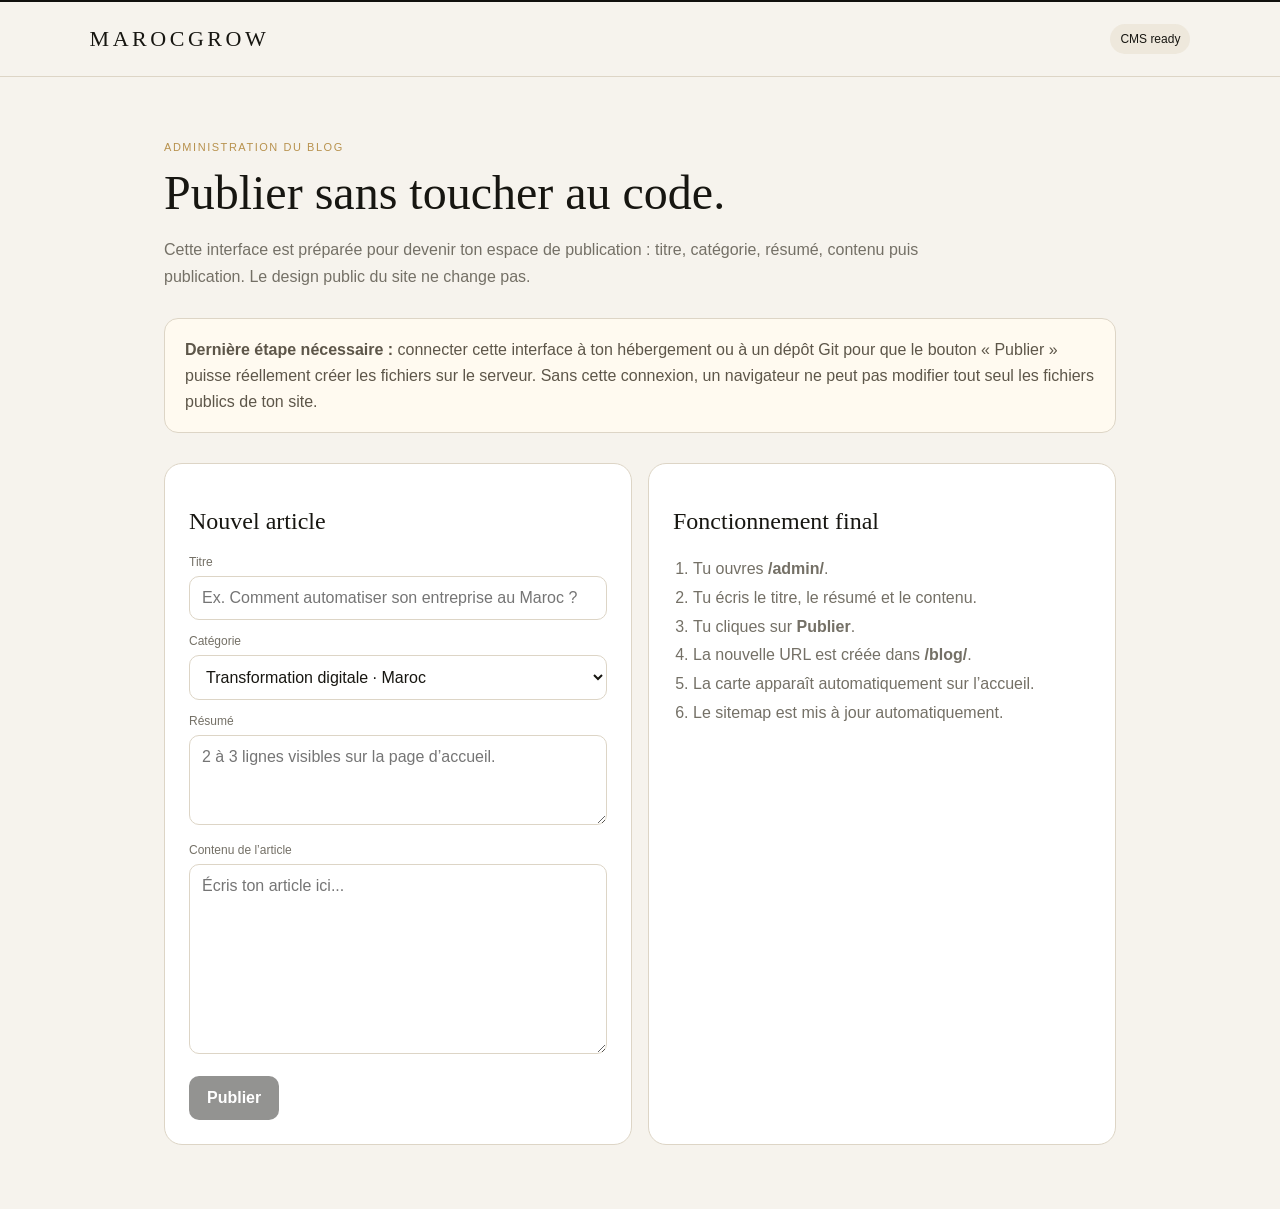
<file: admin/index.html>
<!DOCTYPE html>
<html lang="fr-MA">
<head>
  <meta charset="UTF-8">
  <meta name="viewport" content="width=device-width, initial-scale=1.0">
  <meta name="robots" content="noindex,nofollow">
  <title>MarocGrow — Gestion du blog</title>
  <style>
    :root{
      --bg:#f6f3ed;--card:#fff;--text:#171611;--muted:#747066;--gold:#b8924e;
      --border:#ddd5c6;--black:#11100d;
    }
    *{box-sizing:border-box}
    body{margin:0;background:var(--bg);font-family:Inter,Arial,sans-serif;color:var(--text)}
    .top{padding:22px 7%;border-top:2px solid var(--black);border-bottom:1px solid var(--border);
      display:flex;justify-content:space-between;align-items:center;background:rgba(246,243,237,.98);
      position:sticky;top:0}
    .brand{font-family:Georgia,serif;letter-spacing:.16em;font-size:22px}
    .wrap{max-width:1000px;margin:0 auto;padding:64px 24px}
    .eyebrow{text-transform:uppercase;letter-spacing:.14em;font-size:11px;color:var(--gold)}
    h1{font-family:Georgia,serif;font-size:48px;font-weight:400;margin:12px 0 12px}
    .lead{color:var(--muted);line-height:1.7;max-width:760px}
    .notice{margin:28px 0;padding:18px 20px;border:1px solid var(--border);background:#fffaf0;border-radius:14px;
      color:#5d5649;line-height:1.6}
    .grid{display:grid;grid-template-columns:1fr 1fr;gap:16px;margin-top:30px}
    .card{background:var(--card);border:1px solid var(--border);border-radius:18px;padding:24px}
    label{display:block;font-size:12px;margin:14px 0 7px;color:var(--muted)}
    input,textarea,select{width:100%;border:1px solid var(--border);border-radius:10px;padding:12px;
      font:inherit;background:#fff;color:var(--text)}
    textarea{min-height:190px;resize:vertical}
    button{margin-top:18px;border:0;border-radius:10px;background:var(--black);color:#fff;padding:13px 18px;
      font:inherit;font-weight:600;cursor:pointer}
    button[disabled]{opacity:.45;cursor:not-allowed}
    .steps{margin:0;padding-left:20px;color:var(--muted);line-height:1.8}
    .status{font-size:12px;padding:8px 10px;border-radius:999px;background:#eee8dc;display:inline-block}
    @media(max-width:760px){.grid{grid-template-columns:1fr}h1{font-size:38px}}
  </style>
</head>
<body>
  <div class="top">
    <div class="brand">MAROCGROW</div>
    <span class="status">CMS ready</span>
  </div>

  <main class="wrap">
    <div class="eyebrow">Administration du blog</div>
    <h1>Publier sans toucher au code.</h1>
    <p class="lead">
      Cette interface est préparée pour devenir ton espace de publication : titre, catégorie,
      résumé, contenu puis publication. Le design public du site ne change pas.
    </p>

    <div class="notice">
      <strong>Dernière étape nécessaire :</strong> connecter cette interface à ton hébergement
      ou à un dépôt Git pour que le bouton « Publier » puisse réellement créer les fichiers
      sur le serveur. Sans cette connexion, un navigateur ne peut pas modifier tout seul
      les fichiers publics de ton site.
    </div>

    <div class="grid">
      <section class="card">
        <h2 style="font-family:Georgia,serif;font-weight:400">Nouvel article</h2>
        <label for="title">Titre</label>
        <input id="title" placeholder="Ex. Comment automatiser son entreprise au Maroc ?">

        <label for="category">Catégorie</label>
        <select id="category">
          <option>Transformation digitale · Maroc</option>
          <option>Automatisation · PME · Maroc</option>
          <option>SEO · GEO · AEO · Maroc</option>
          <option>Personal Branding · Maroc</option>
          <option>Entrepreneuriat féminin · Maroc</option>
        </select>

        <label for="excerpt">Résumé</label>
        <textarea id="excerpt" style="min-height:90px" placeholder="2 à 3 lignes visibles sur la page d’accueil."></textarea>

        <label for="content">Contenu de l’article</label>
        <textarea id="content" placeholder="Écris ton article ici..."></textarea>

        <button disabled title="À activer après connexion au backend">Publier</button>
      </section>

      <aside class="card">
        <h2 style="font-family:Georgia,serif;font-weight:400">Fonctionnement final</h2>
        <ol class="steps">
          <li>Tu ouvres <strong>/admin/</strong>.</li>
          <li>Tu écris le titre, le résumé et le contenu.</li>
          <li>Tu cliques sur <strong>Publier</strong>.</li>
          <li>La nouvelle URL est créée dans <strong>/blog/</strong>.</li>
          <li>La carte apparaît automatiquement sur l’accueil.</li>
          <li>Le sitemap est mis à jour automatiquement.</li>
        </ol>
      </aside>
    </div>
  </main>
</body>
</html>
</file>
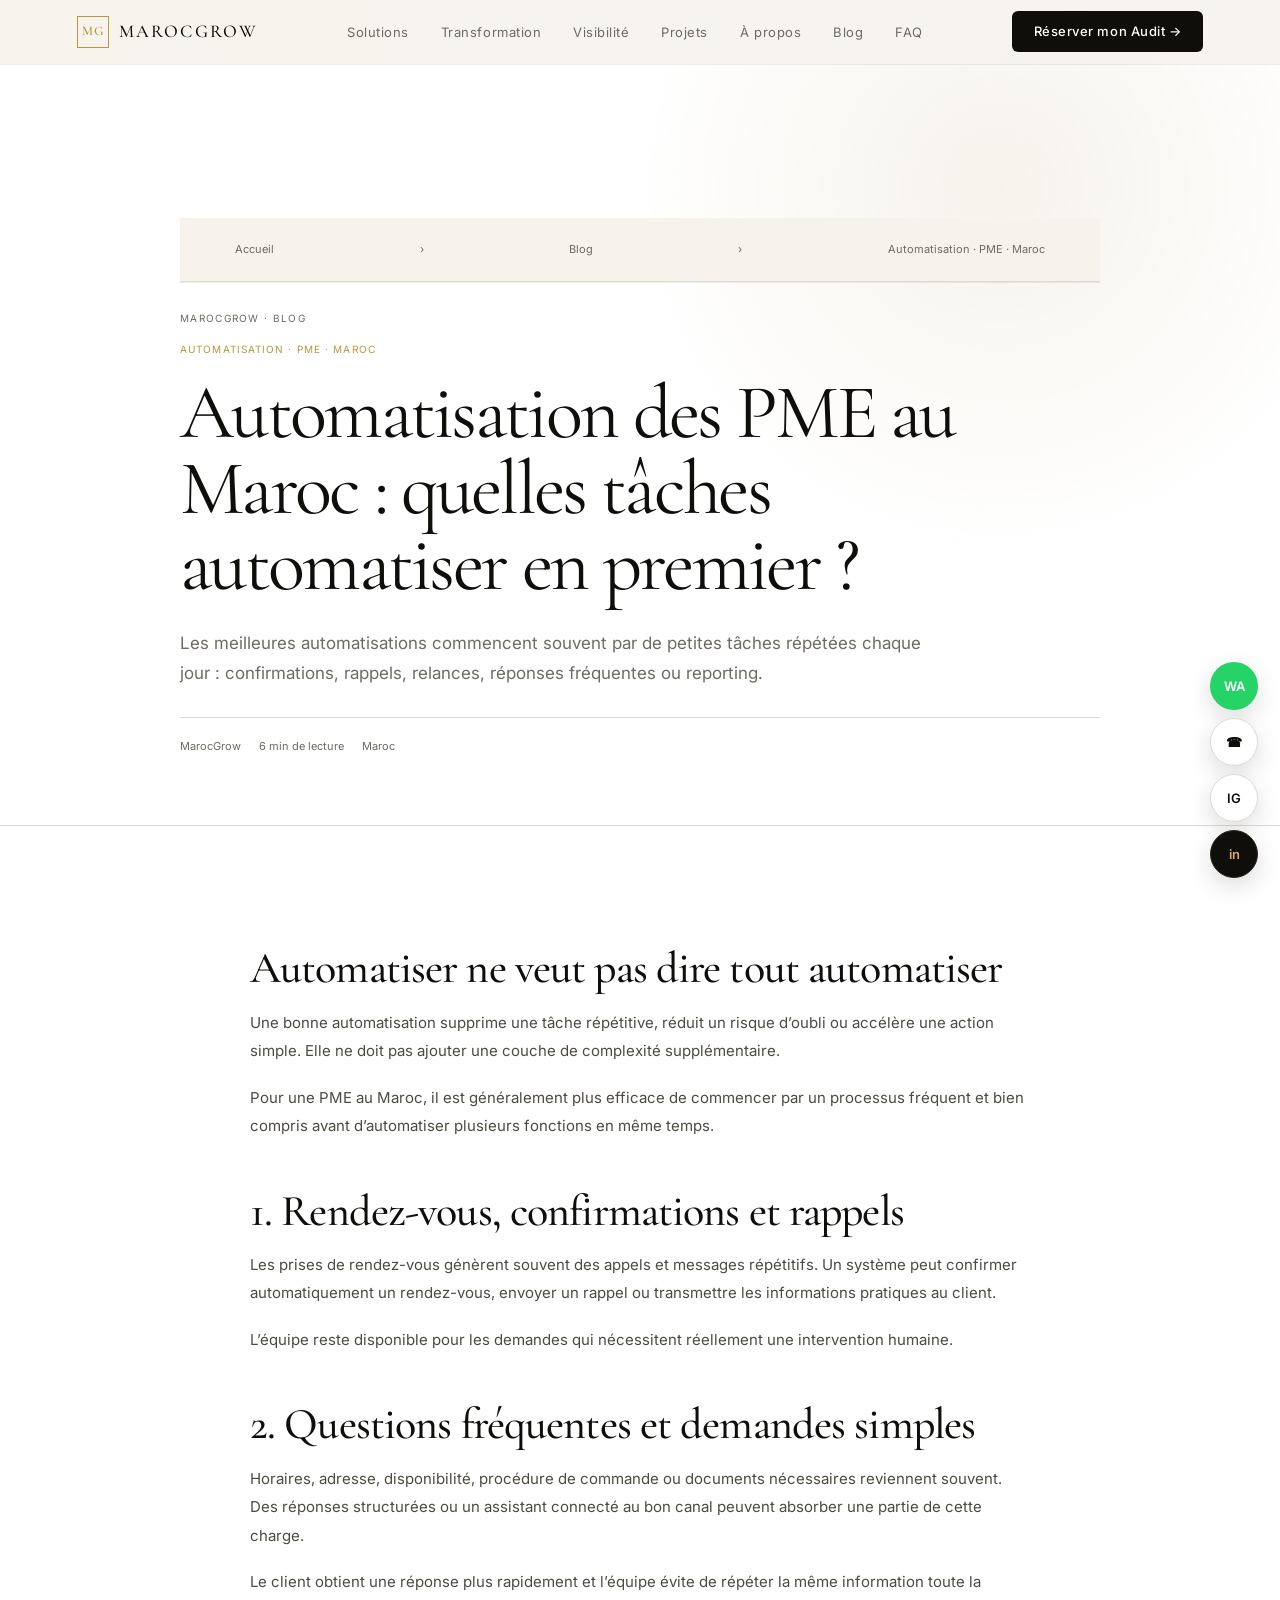
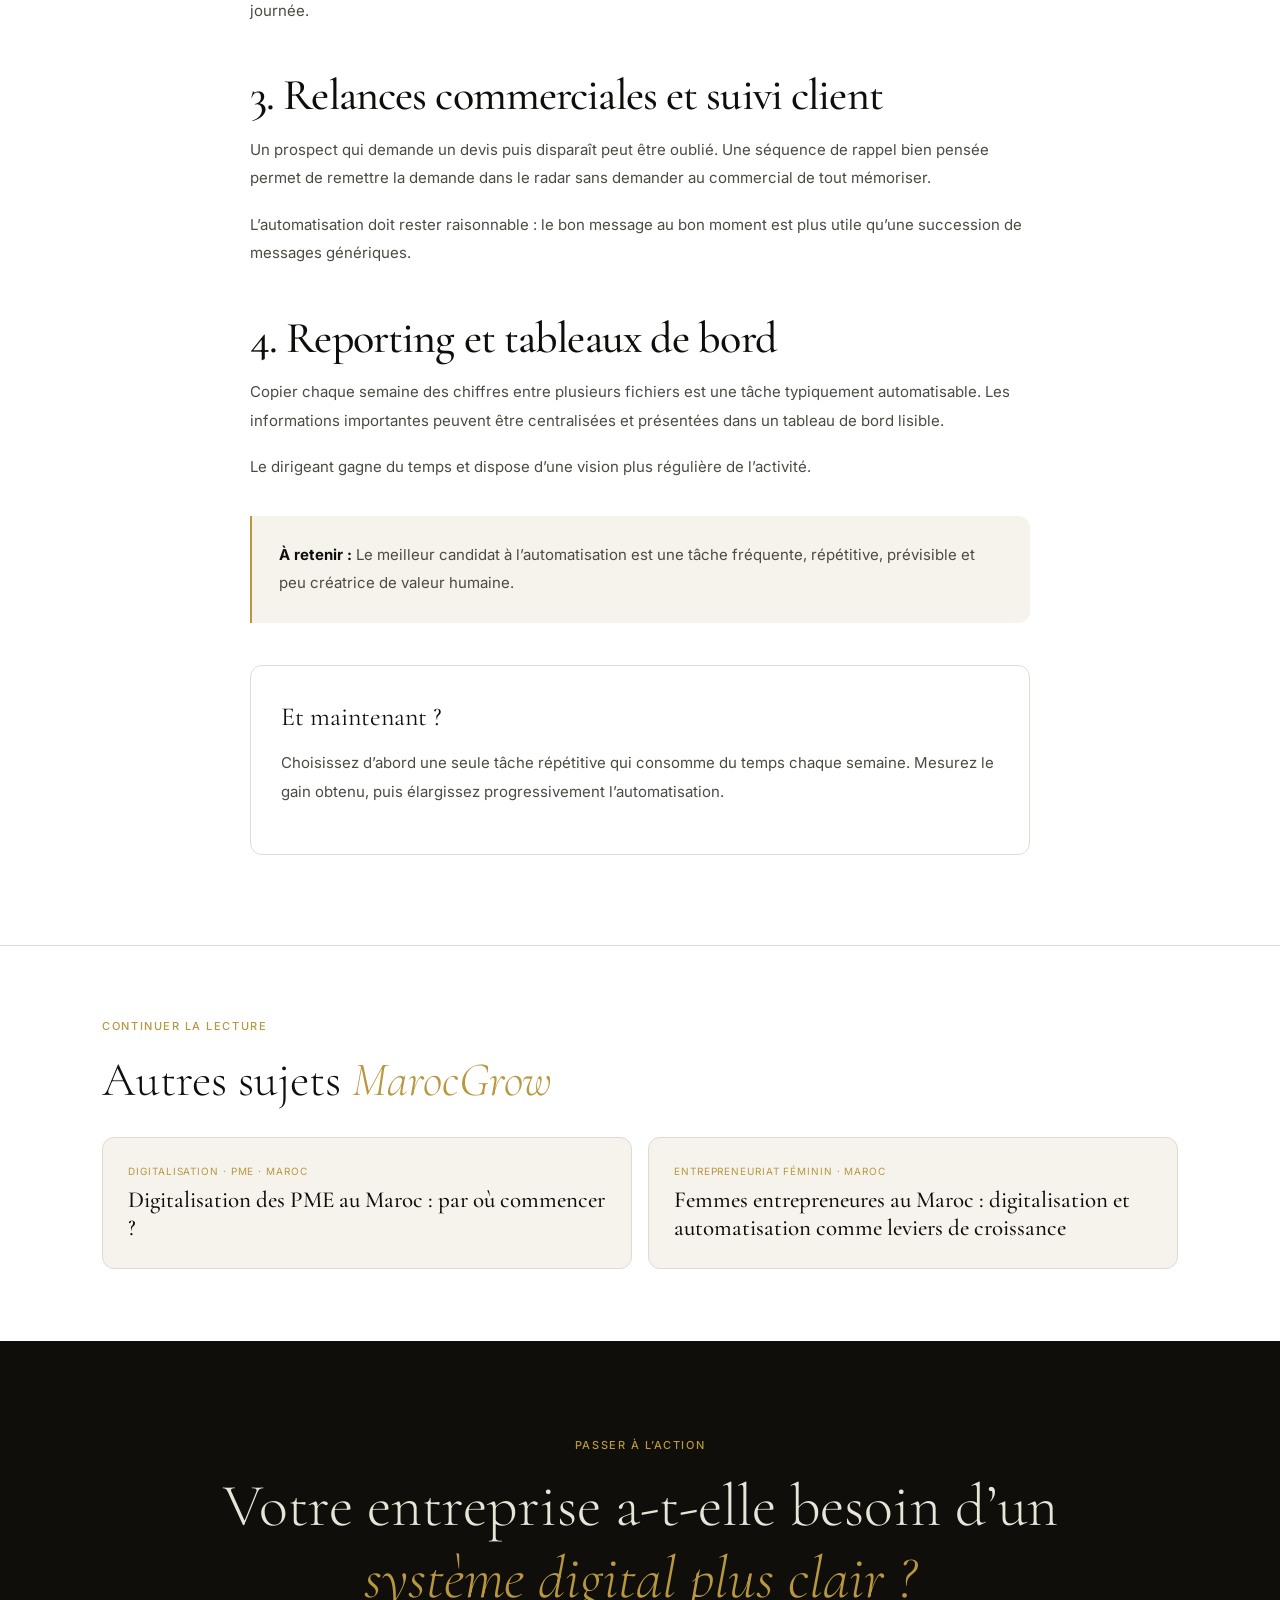
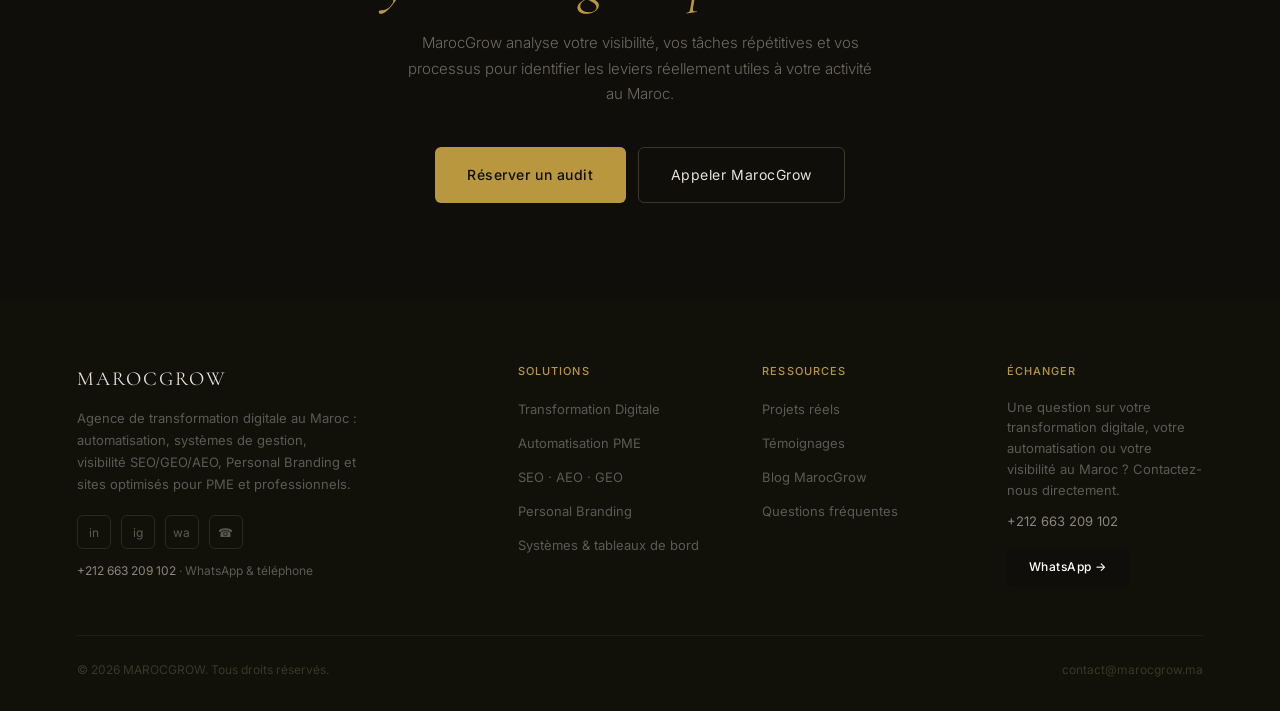
<file: blog/automatisation-pme-maroc.html>
<!DOCTYPE html>
<html lang="fr-MA">
<head>
  <meta charset="UTF-8">
  <meta name="viewport" content="width=device-width, initial-scale=1.0">
  <title>Automatisation des PME au Maroc : quelles tâches automatiser en premier ? | MarocGrow</title>
  <meta name="description" content="Quelles tâches automatiser dans une PME au Maroc ? Découvrez les processus à prioriser pour gagner du temps sans complexifier l’activité.">
  <meta name="author" content="MarocGrow - Amira Lahrache">
  <meta name="robots" content="index, follow, max-image-preview:large">
  <link rel="canonical" href="https://marocgrow.ma/blog/automatisation-pme-maroc.html">

  <meta property="og:type" content="article">
  <meta property="og:title" content="Automatisation des PME au Maroc : quelles tâches automatiser en premier ?">
  <meta property="og:description" content="Quelles tâches automatiser dans une PME au Maroc ? Découvrez les processus à prioriser pour gagner du temps sans complexifier l’activité.">
  <meta property="og:url" content="https://marocgrow.ma/blog/automatisation-pme-maroc.html">
  <meta property="og:site_name" content="MarocGrow">

  <link rel="preconnect" href="https://fonts.googleapis.com">
  <link rel="preconnect" href="https://fonts.gstatic.com" crossorigin>
  <link href="https://fonts.googleapis.com/css2?family=Cormorant+Garamond:ital,wght@0,400;0,500;0,600;1,400&family=Inter:wght@300;400;500;600&display=swap" rel="stylesheet">
  <link rel="stylesheet" href="../assets/css/style.css">

  <script type="application/ld+json">
{
  "@context": "https://schema.org",
  "@graph": [
    {
      "@type": "BlogPosting",
      "@id": "https://marocgrow.ma/blog/automatisation-pme-maroc.html#article",
      "headline": "Automatisation des PME au Maroc : quelles tâches automatiser en premier ?",
      "description": "Quelles tâches automatiser dans une PME au Maroc ? Découvrez les processus à prioriser pour gagner du temps sans complexifier l’activité.",
      "url": "https://marocgrow.ma/blog/automatisation-pme-maroc.html",
      "mainEntityOfPage": "https://marocgrow.ma/blog/automatisation-pme-maroc.html",
      "inLanguage": "fr-MA",
      "author": {
        "@type": "Person",
        "name": "Amira Lahrache",
        "url": "https://www.linkedin.com/in/amira-lahrache001/"
      },
      "publisher": {
        "@type": "Organization",
        "name": "MarocGrow",
        "url": "https://marocgrow.ma/"
      },
      "about": "Automatisation · PME · Maroc",
      "isPartOf": {
        "@type": "Blog",
        "name": "Blog MarocGrow",
        "url": "https://marocgrow.ma/#blog"
      }
    },
    {
      "@type": "BreadcrumbList",
      "itemListElement": [
        {
          "@type": "ListItem",
          "position": 1,
          "name": "Accueil",
          "item": "https://marocgrow.ma/"
        },
        {
          "@type": "ListItem",
          "position": 2,
          "name": "Blog",
          "item": "https://marocgrow.ma/#blog"
        },
        {
          "@type": "ListItem",
          "position": 3,
          "name": "Automatisation des PME au Maroc : quelles tâches automatiser en premier ?",
          "item": "https://marocgrow.ma/blog/automatisation-pme-maroc.html"
        }
      ]
    }
  ]
}
  </script>
</head>

<body class="article-page">

<nav>
  <a href="../index.html" class="nav-logo">
    <div class="nav-logo-mark">MG</div>
    MarocGrow
  </a>
  <ul class="nav-links">
    <li><a href="../index.html#services">Solutions</a></li>
    <li><a href="../index.html#mission">Transformation</a></li>
    <li><a href="../index.html#seo-aeo-geo">Visibilité</a></li>
    <li><a href="../index.html#portfolio">Projets</a></li>
    <li><a href="../index.html#about">À propos</a></li>
    <li><a href="../index.html#blog">Blog</a></li>
    <li><a href="../index.html#faq">FAQ</a></li>
  </ul>
  <a href="https://wa.me/212663209102?text=Bonjour%20MarocGrow%2C%20j%27aimerais%20%C3%A9changer%20sur%20mon%20projet." class="nav-cta">Réserver mon Audit →</a>
  <button class="nav-menu-btn" id="navMenuBtn" aria-label="Ouvrir le menu" aria-controls="mobileMenu" aria-expanded="false">
    <span></span><span></span><span></span>
  </button>
</nav>

<div class="mobile-menu" id="mobileMenu">
  <ul class="mobile-menu-links">
    <li><a href="../index.html#services">Solutions</a></li>
    <li><a href="../index.html#mission">Transformation Digitale</a></li>
    <li><a href="../index.html#seo-aeo-geo">Visibilité · SEO · GEO</a></li>
    <li><a href="../index.html#portfolio">Projets</a></li>
    <li><a href="../index.html#about">À propos</a></li>
    <li><a href="../index.html#blog">Blog</a></li>
    <li><a href="../index.html#faq">FAQ</a></li>
  </ul>
  <div class="mobile-menu-contact">
    <a href="https://wa.me/212663209102?text=Bonjour%20MarocGrow%2C%20j%27aimerais%20%C3%A9changer%20sur%20mon%20projet.">WhatsApp</a>
    <a href="tel:+212663209102">Appeler</a>
    <a href="https://www.instagram.com/marocgrow.ma?igsi=MWg4cm5mMWxsaHVobQ==" target="_blank" rel="noopener noreferrer">Instagram</a>
    <a href="https://www.linkedin.com/in/amira-lahrache001/" target="_blank" rel="noopener noreferrer">LinkedIn</a>
  </div>
</div>


<main>
  <header class="article-hero">
    <div class="article-shell">
      <nav class="article-breadcrumb" aria-label="Fil d’Ariane">
        <a href="../index.html">Accueil</a>
        <span>›</span>
        <a href="../index.html#blog">Blog</a>
        <span>›</span>
        <span aria-current="page">Automatisation · PME · Maroc</span>
      </nav>

      <div class="article-site-context">MarocGrow · Blog</div>
      <div class="article-category">Automatisation · PME · Maroc</div>
      <h1 class="article-title">Automatisation des PME au Maroc : quelles tâches automatiser en premier ?</h1>
      <p class="article-lead">Les meilleures automatisations commencent souvent par de petites tâches répétées chaque jour : confirmations, rappels, relances, réponses fréquentes ou reporting.</p>

      <div class="article-meta">
        <span>MarocGrow</span>
        <span>6 min de lecture</span>
        <span>Maroc</span>
      </div>
    </div>
  </header>

  <section class="article-body-section">
    <article class="article-content">
      <h2>Automatiser ne veut pas dire tout automatiser</h2>
<p>Une bonne automatisation supprime une tâche répétitive, réduit un risque d’oubli ou accélère une action simple. Elle ne doit pas ajouter une couche de complexité supplémentaire.</p>
<p>Pour une PME au Maroc, il est généralement plus efficace de commencer par un processus fréquent et bien compris avant d’automatiser plusieurs fonctions en même temps.</p>
<h2>1. Rendez-vous, confirmations et rappels</h2>
<p>Les prises de rendez-vous génèrent souvent des appels et messages répétitifs. Un système peut confirmer automatiquement un rendez-vous, envoyer un rappel ou transmettre les informations pratiques au client.</p>
<p>L’équipe reste disponible pour les demandes qui nécessitent réellement une intervention humaine.</p>
<h2>2. Questions fréquentes et demandes simples</h2>
<p>Horaires, adresse, disponibilité, procédure de commande ou documents nécessaires reviennent souvent. Des réponses structurées ou un assistant connecté au bon canal peuvent absorber une partie de cette charge.</p>
<p>Le client obtient une réponse plus rapidement et l’équipe évite de répéter la même information toute la journée.</p>
<h2>3. Relances commerciales et suivi client</h2>
<p>Un prospect qui demande un devis puis disparaît peut être oublié. Une séquence de rappel bien pensée permet de remettre la demande dans le radar sans demander au commercial de tout mémoriser.</p>
<p>L’automatisation doit rester raisonnable : le bon message au bon moment est plus utile qu’une succession de messages génériques.</p>
<h2>4. Reporting et tableaux de bord</h2>
<p>Copier chaque semaine des chiffres entre plusieurs fichiers est une tâche typiquement automatisable. Les informations importantes peuvent être centralisées et présentées dans un tableau de bord lisible.</p>
<p>Le dirigeant gagne du temps et dispose d’une vision plus régulière de l’activité.</p>
      
        <div class="article-highlight">
          <p><strong>À retenir :</strong> Le meilleur candidat à l’automatisation est une tâche fréquente, répétitive, prévisible et peu créatrice de valeur humaine.</p>
        </div>
        

      <div class="article-takeaway">
        <div class="article-takeaway-title">Et maintenant ?</div>
        <p>Choisissez d’abord une seule tâche répétitive qui consomme du temps chaque semaine. Mesurez le gain obtenu, puis élargissez progressivement l’automatisation.</p>
      </div>
    </article>
  </section>

  
<section class="article-related">
  <div class="article-related-inner">
    <span class="section-eyebrow">Continuer la lecture</span>
    <h2 class="section-title display" style="margin-top:10px">Autres sujets <em>MarocGrow</em></h2>
    <div class="article-related-grid">
      <a class="article-related-card" href="digitalisation-pme-maroc.html">
          <span>Digitalisation · PME · Maroc</span>
          <strong>Digitalisation des PME au Maroc : par où commencer ?</strong>
        </a>
<a class="article-related-card" href="femmes-entrepreneures-digitalisation-maroc.html">
          <span>Entrepreneuriat féminin · Maroc</span>
          <strong>Femmes entrepreneures au Maroc : digitalisation et automatisation comme leviers de croissance</strong>
        </a>
    </div>
  </div>
</section>


  <section class="cta-final" id="contact">
    <span class="section-eyebrow" style="display:block;text-align:center;color:var(--gold);margin-bottom:16px">Passer à l’action</span>
    <h2 class="cta-final-title display">
      Votre entreprise a-t-elle besoin d’un<br><em>système digital plus clair ?</em>
    </h2>
    <p class="cta-final-sub">
      MarocGrow analyse votre visibilité, vos tâches répétitives et vos processus pour identifier les leviers réellement utiles à votre activité au Maroc.
    </p>
    <div class="cta-buttons">
      <a href="https://wa.me/212663209102?text=Bonjour%20MarocGrow%2C%20j%27aimerais%20%C3%A9changer%20sur%20mon%20projet." class="btn-gold">Réserver un audit</a>
      <a href="tel:+212663209102" class="btn-outline-white">Appeler MarocGrow</a>
    </div>
  </section>
</main>


<footer>
  <div class="footer-grid">
    <div>
      <div class="footer-brand-name">MarocGrow</div>
      <p class="footer-brand-desc">
        Agence de transformation digitale au Maroc : automatisation, systèmes de gestion, visibilité SEO/GEO/AEO, Personal Branding et sites optimisés pour PME et professionnels.
      </p>
      <div class="footer-socials">
        <a href="https://www.linkedin.com/in/amira-lahrache001/" class="footer-social" target="_blank" rel="noopener noreferrer" aria-label="LinkedIn MarocGrow">in</a>
        <a href="https://www.instagram.com/marocgrow.ma?igsi=MWg4cm5mMWxsaHVobQ==" class="footer-social" target="_blank" rel="noopener noreferrer" aria-label="Instagram MarocGrow">ig</a>
        <a href="https://wa.me/212663209102?text=Bonjour%20MarocGrow%2C%20j%27aimerais%20%C3%A9changer%20sur%20mon%20projet." class="footer-social" aria-label="WhatsApp MarocGrow">wa</a>
        <a href="tel:+212663209102" class="footer-social" aria-label="Appeler MarocGrow">☎</a>
      </div>
      <p class="footer-phone"><a href="tel:+212663209102">+212 663 209 102</a> · WhatsApp &amp; téléphone</p>
    </div>

    <div>
      <div class="footer-col-title">Solutions</div>
      <ul class="footer-links">
        <li><a href="../index.html#services">Transformation Digitale</a></li>
        <li><a href="../index.html#services">Automatisation PME</a></li>
        <li><a href="../index.html#seo-aeo-geo">SEO · AEO · GEO</a></li>
        <li><a href="../index.html#services">Personal Branding</a></li>
        <li><a href="../index.html#services">Systèmes &amp; tableaux de bord</a></li>
      </ul>
    </div>

    <div>
      <div class="footer-col-title">Ressources</div>
      <ul class="footer-links">
        <li><a href="../index.html#portfolio">Projets réels</a></li>
        <li><a href="../index.html#temoignages">Témoignages</a></li>
        <li><a href="../index.html#blog">Blog MarocGrow</a></li>
        <li><a href="../index.html#faq">Questions fréquentes</a></li>
      </ul>
    </div>

    <div>
      <div class="footer-col-title">Échanger</div>
      <p style="font-size:13px;color:#5C5A52;line-height:1.6;margin-bottom:10px">Une question sur votre transformation digitale, votre automatisation ou votre visibilité au Maroc ? Contactez-nous directement.</p>
      <p style="font-size:13px;color:#8A8678;line-height:1.6;margin-bottom:16px"><a href="tel:+212663209102" style="color:#8A8678;text-decoration:none">+212 663 209 102</a></p>
      <a href="https://wa.me/212663209102?text=Bonjour%20MarocGrow%2C%20j%27aimerais%20%C3%A9changer%20sur%20mon%20projet." class="nav-cta" style="display:inline-block;font-size:12px">WhatsApp →</a>
    </div>
  </div>

  <div class="footer-bottom">
    <div class="footer-copy">© 2026 MAROCGROW. Tous droits réservés.</div>
    <div class="footer-legal">
      <a href="mailto:contact@marocgrow.ma">contact@marocgrow.ma</a>
    </div>
  </div>
</footer>

<div class="quick-contact" aria-label="Contacts rapides">
  <a class="quick-wa" href="https://wa.me/212663209102?text=Bonjour%20MarocGrow%2C%20j%27aimerais%20%C3%A9changer%20sur%20mon%20projet." aria-label="Contacter MarocGrow sur WhatsApp">WA</a>
  <a class="quick-phone" href="tel:+212663209102" aria-label="Appeler MarocGrow">☎</a>
  <a class="quick-instagram" href="https://www.instagram.com/marocgrow.ma?igsi=MWg4cm5mMWxsaHVobQ==" target="_blank" rel="noopener noreferrer" aria-label="Instagram MarocGrow">IG</a>
  <a class="quick-linkedin" href="https://www.linkedin.com/in/amira-lahrache001/" target="_blank" rel="noopener noreferrer" aria-label="Voir LinkedIn">in</a>
</div>

<div class="sticky-mobile" id="stickyBar">
  <div class="sticky-mobile-inner">
    <a href="https://wa.me/212663209102?text=Bonjour%20MarocGrow%2C%20j%27aimerais%20%C3%A9changer%20sur%20mon%20projet." class="sticky-btn sticky-btn-wa" aria-label="WhatsApp MarocGrow">
      <span style="font-weight:600">WA</span>
      WhatsApp
    </a>
    <a href="tel:+212663209102" class="sticky-btn sticky-btn-email" aria-label="Appeler MarocGrow">
      <span style="font-size:16px">☎</span>
      Appeler
    </a>
  </div>
</div>


<script src="../assets/js/main.js"></script>
</body>
</html>
</file>
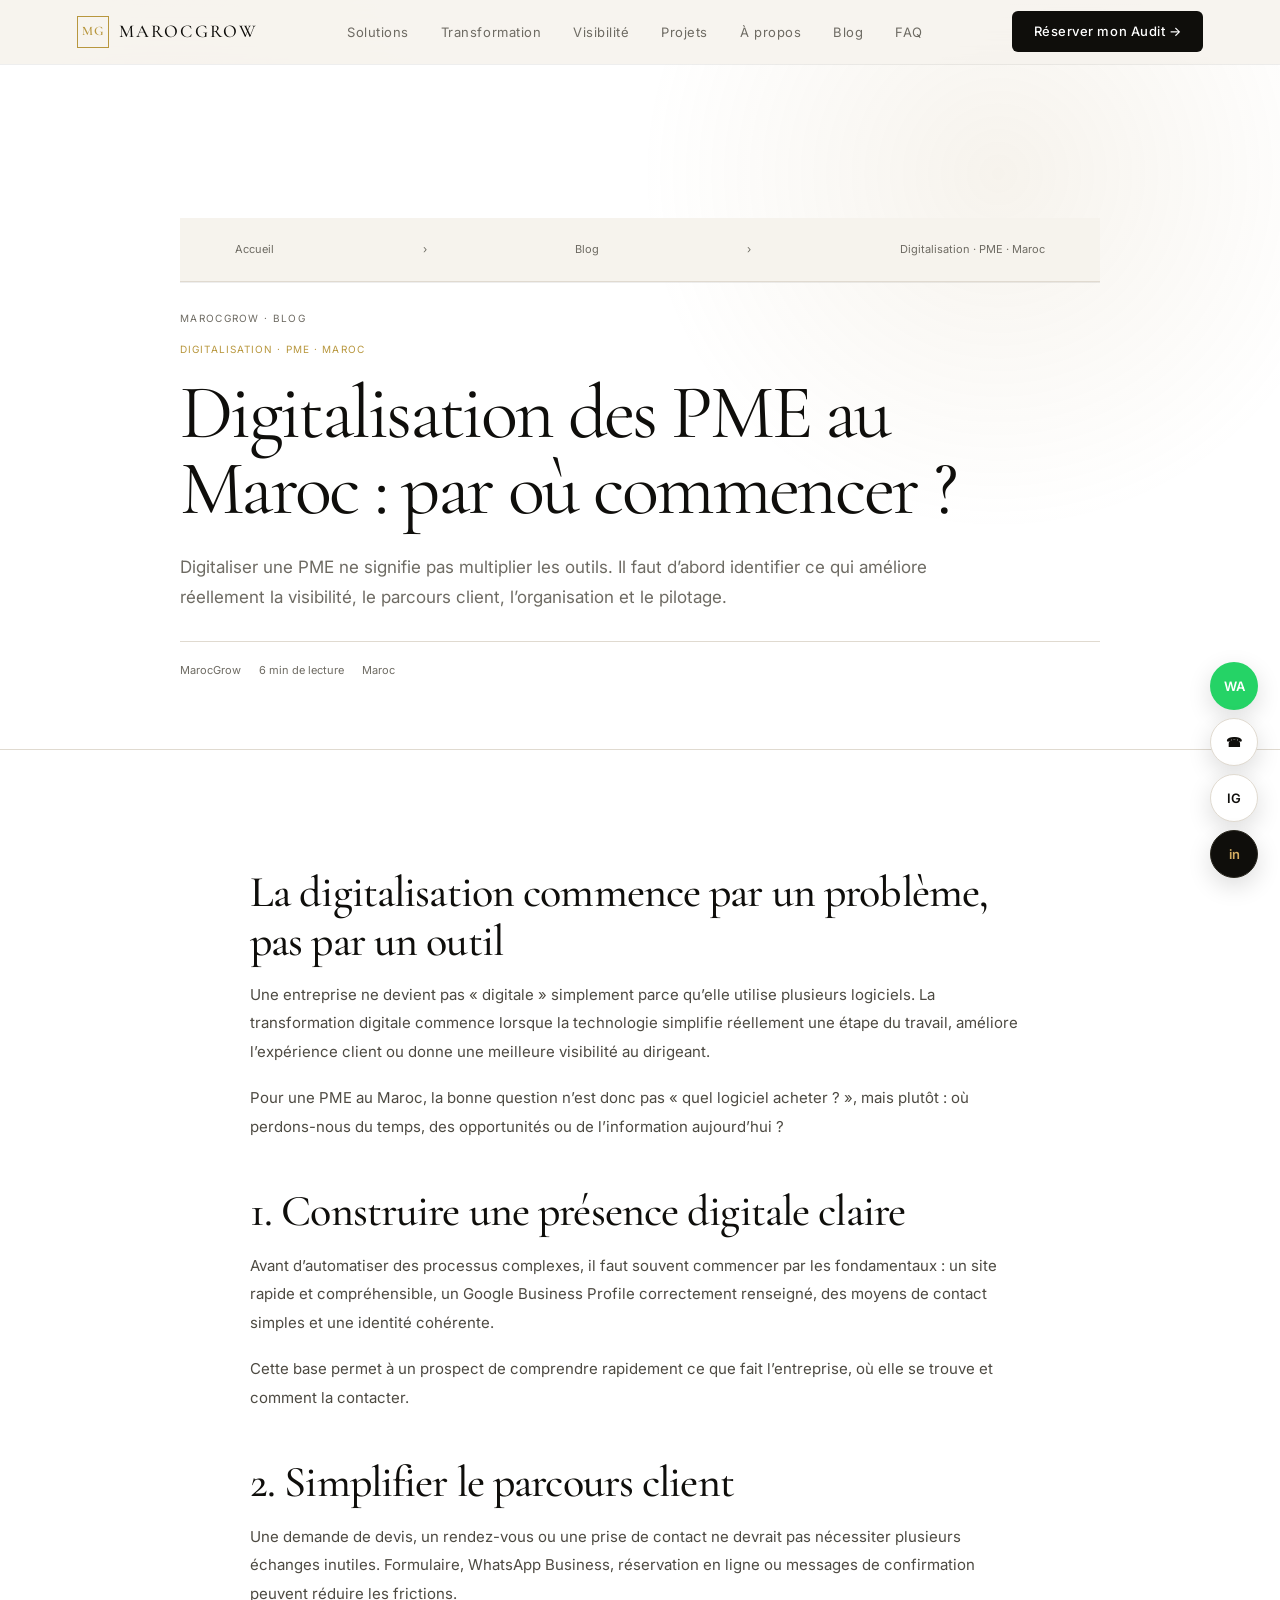
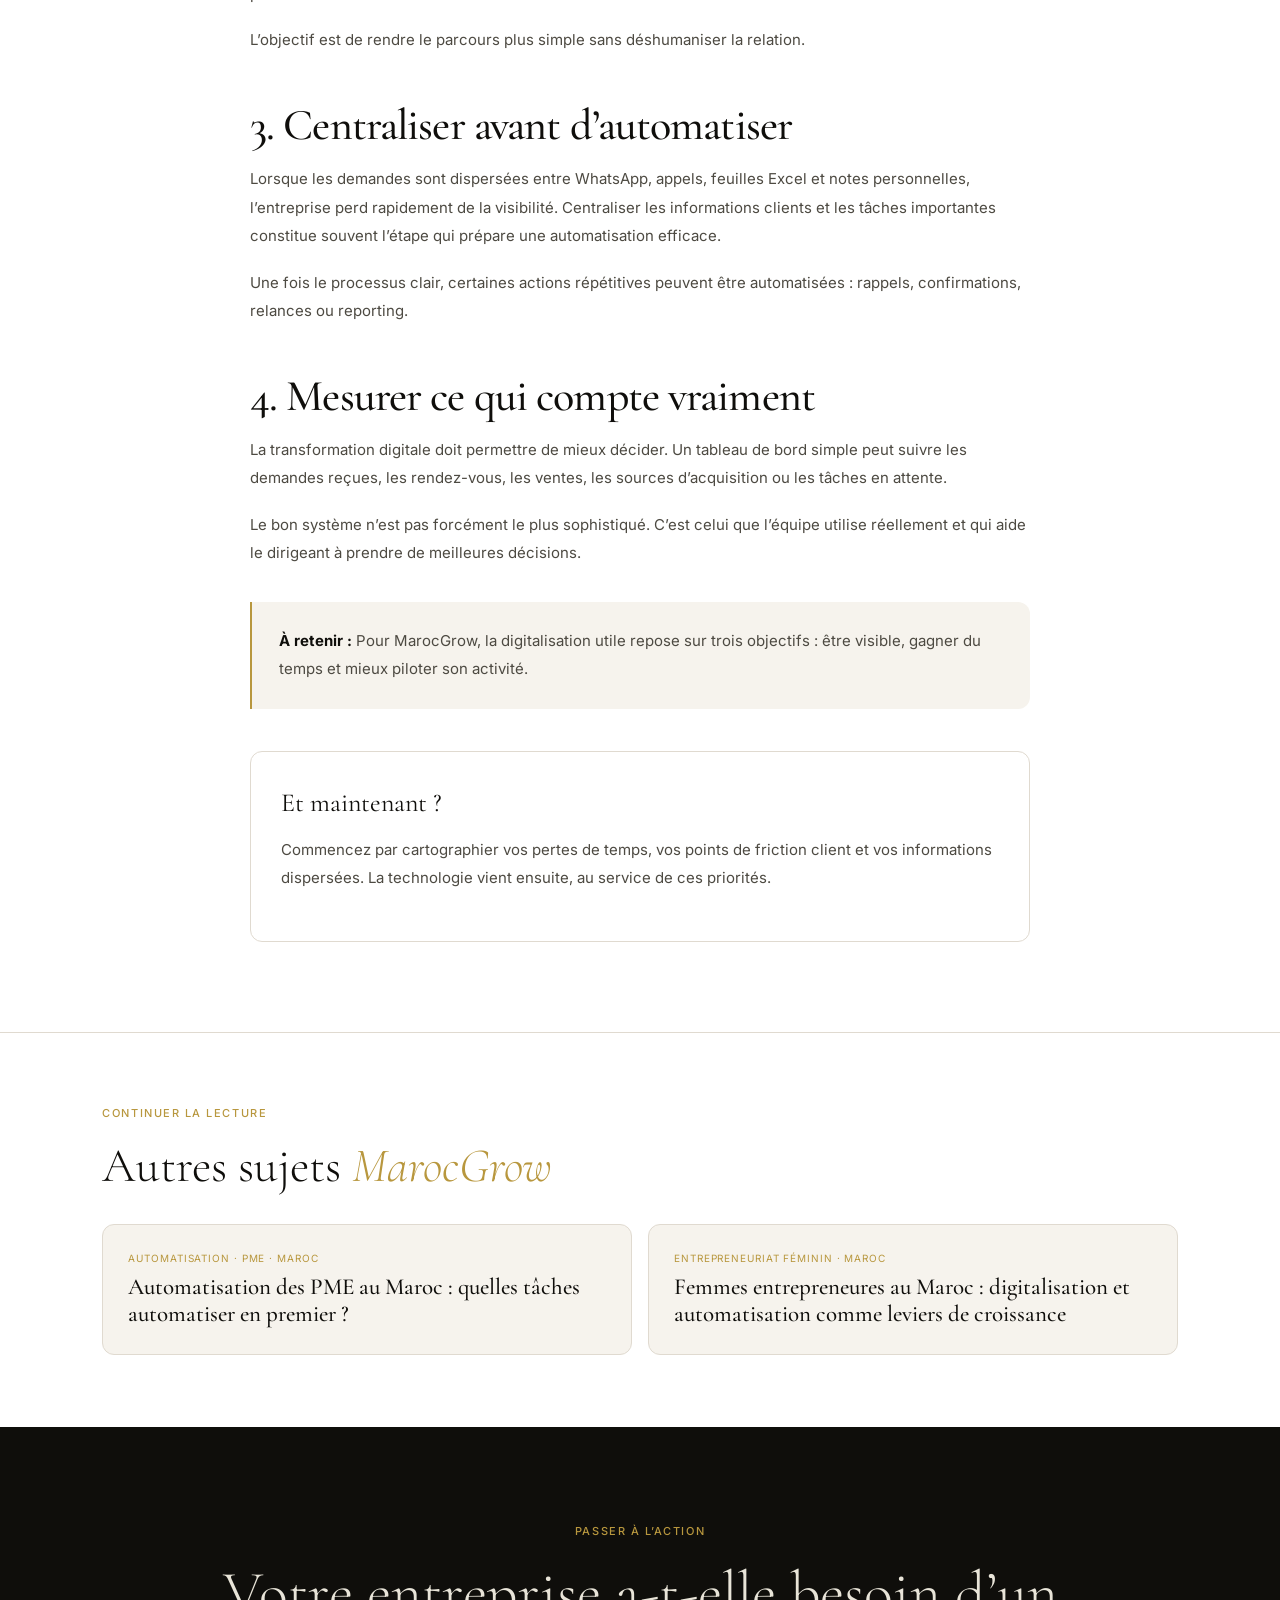
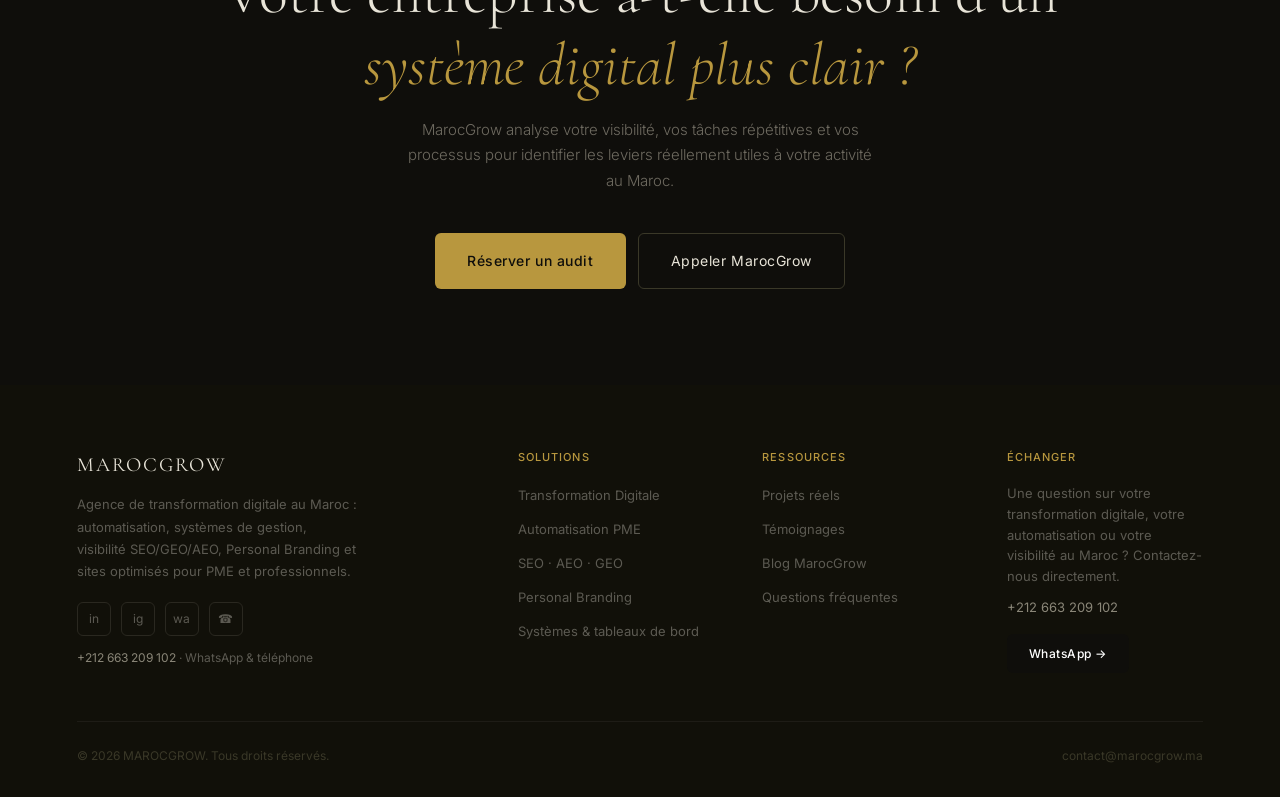
<file: blog/digitalisation-pme-maroc.html>
<!DOCTYPE html>
<html lang="fr-MA">
<head>
  <meta charset="UTF-8">
  <meta name="viewport" content="width=device-width, initial-scale=1.0">
  <title>Digitalisation des PME au Maroc : par où commencer ? | MarocGrow</title>
  <meta name="description" content="Guide pratique pour comprendre par où commencer la digitalisation d’une PME au Maroc : visibilité, parcours client, outils, automatisation et pilotage.">
  <meta name="author" content="MarocGrow - Amira Lahrache">
  <meta name="robots" content="index, follow, max-image-preview:large">
  <link rel="canonical" href="https://marocgrow.ma/blog/digitalisation-pme-maroc.html">

  <meta property="og:type" content="article">
  <meta property="og:title" content="Digitalisation des PME au Maroc : par où commencer ?">
  <meta property="og:description" content="Guide pratique pour comprendre par où commencer la digitalisation d’une PME au Maroc : visibilité, parcours client, outils, automatisation et pilotage.">
  <meta property="og:url" content="https://marocgrow.ma/blog/digitalisation-pme-maroc.html">
  <meta property="og:site_name" content="MarocGrow">

  <link rel="preconnect" href="https://fonts.googleapis.com">
  <link rel="preconnect" href="https://fonts.gstatic.com" crossorigin>
  <link href="https://fonts.googleapis.com/css2?family=Cormorant+Garamond:ital,wght@0,400;0,500;0,600;1,400&family=Inter:wght@300;400;500;600&display=swap" rel="stylesheet">
  <link rel="stylesheet" href="../assets/css/style.css">

  <script type="application/ld+json">
{
  "@context": "https://schema.org",
  "@graph": [
    {
      "@type": "BlogPosting",
      "@id": "https://marocgrow.ma/blog/digitalisation-pme-maroc.html#article",
      "headline": "Digitalisation des PME au Maroc : par où commencer ?",
      "description": "Guide pratique pour comprendre par où commencer la digitalisation d’une PME au Maroc : visibilité, parcours client, outils, automatisation et pilotage.",
      "url": "https://marocgrow.ma/blog/digitalisation-pme-maroc.html",
      "mainEntityOfPage": "https://marocgrow.ma/blog/digitalisation-pme-maroc.html",
      "inLanguage": "fr-MA",
      "author": {
        "@type": "Person",
        "name": "Amira Lahrache",
        "url": "https://www.linkedin.com/in/amira-lahrache001/"
      },
      "publisher": {
        "@type": "Organization",
        "name": "MarocGrow",
        "url": "https://marocgrow.ma/"
      },
      "about": "Digitalisation · PME · Maroc",
      "isPartOf": {
        "@type": "Blog",
        "name": "Blog MarocGrow",
        "url": "https://marocgrow.ma/#blog"
      }
    },
    {
      "@type": "BreadcrumbList",
      "itemListElement": [
        {
          "@type": "ListItem",
          "position": 1,
          "name": "Accueil",
          "item": "https://marocgrow.ma/"
        },
        {
          "@type": "ListItem",
          "position": 2,
          "name": "Blog",
          "item": "https://marocgrow.ma/#blog"
        },
        {
          "@type": "ListItem",
          "position": 3,
          "name": "Digitalisation des PME au Maroc : par où commencer ?",
          "item": "https://marocgrow.ma/blog/digitalisation-pme-maroc.html"
        }
      ]
    }
  ]
}
  </script>
</head>

<body class="article-page">

<nav>
  <a href="../index.html" class="nav-logo">
    <div class="nav-logo-mark">MG</div>
    MarocGrow
  </a>
  <ul class="nav-links">
    <li><a href="../index.html#services">Solutions</a></li>
    <li><a href="../index.html#mission">Transformation</a></li>
    <li><a href="../index.html#seo-aeo-geo">Visibilité</a></li>
    <li><a href="../index.html#portfolio">Projets</a></li>
    <li><a href="../index.html#about">À propos</a></li>
    <li><a href="../index.html#blog">Blog</a></li>
    <li><a href="../index.html#faq">FAQ</a></li>
  </ul>
  <a href="https://wa.me/212663209102?text=Bonjour%20MarocGrow%2C%20j%27aimerais%20%C3%A9changer%20sur%20mon%20projet." class="nav-cta">Réserver mon Audit →</a>
  <button class="nav-menu-btn" id="navMenuBtn" aria-label="Ouvrir le menu" aria-controls="mobileMenu" aria-expanded="false">
    <span></span><span></span><span></span>
  </button>
</nav>

<div class="mobile-menu" id="mobileMenu">
  <ul class="mobile-menu-links">
    <li><a href="../index.html#services">Solutions</a></li>
    <li><a href="../index.html#mission">Transformation Digitale</a></li>
    <li><a href="../index.html#seo-aeo-geo">Visibilité · SEO · GEO</a></li>
    <li><a href="../index.html#portfolio">Projets</a></li>
    <li><a href="../index.html#about">À propos</a></li>
    <li><a href="../index.html#blog">Blog</a></li>
    <li><a href="../index.html#faq">FAQ</a></li>
  </ul>
  <div class="mobile-menu-contact">
    <a href="https://wa.me/212663209102?text=Bonjour%20MarocGrow%2C%20j%27aimerais%20%C3%A9changer%20sur%20mon%20projet.">WhatsApp</a>
    <a href="tel:+212663209102">Appeler</a>
    <a href="https://www.instagram.com/marocgrow.ma?igsi=MWg4cm5mMWxsaHVobQ==" target="_blank" rel="noopener noreferrer">Instagram</a>
    <a href="https://www.linkedin.com/in/amira-lahrache001/" target="_blank" rel="noopener noreferrer">LinkedIn</a>
  </div>
</div>


<main>
  <header class="article-hero">
    <div class="article-shell">
      <nav class="article-breadcrumb" aria-label="Fil d’Ariane">
        <a href="../index.html">Accueil</a>
        <span>›</span>
        <a href="../index.html#blog">Blog</a>
        <span>›</span>
        <span aria-current="page">Digitalisation · PME · Maroc</span>
      </nav>

      <div class="article-site-context">MarocGrow · Blog</div>
      <div class="article-category">Digitalisation · PME · Maroc</div>
      <h1 class="article-title">Digitalisation des PME au Maroc : par où commencer ?</h1>
      <p class="article-lead">Digitaliser une PME ne signifie pas multiplier les outils. Il faut d’abord identifier ce qui améliore réellement la visibilité, le parcours client, l’organisation et le pilotage.</p>

      <div class="article-meta">
        <span>MarocGrow</span>
        <span>6 min de lecture</span>
        <span>Maroc</span>
      </div>
    </div>
  </header>

  <section class="article-body-section">
    <article class="article-content">
      <h2>La digitalisation commence par un problème, pas par un outil</h2>
<p>Une entreprise ne devient pas « digitale » simplement parce qu’elle utilise plusieurs logiciels. La transformation digitale commence lorsque la technologie simplifie réellement une étape du travail, améliore l’expérience client ou donne une meilleure visibilité au dirigeant.</p>
<p>Pour une PME au Maroc, la bonne question n’est donc pas « quel logiciel acheter ? », mais plutôt : où perdons-nous du temps, des opportunités ou de l’information aujourd’hui ?</p>
<h2>1. Construire une présence digitale claire</h2>
<p>Avant d’automatiser des processus complexes, il faut souvent commencer par les fondamentaux : un site rapide et compréhensible, un Google Business Profile correctement renseigné, des moyens de contact simples et une identité cohérente.</p>
<p>Cette base permet à un prospect de comprendre rapidement ce que fait l’entreprise, où elle se trouve et comment la contacter.</p>
<h2>2. Simplifier le parcours client</h2>
<p>Une demande de devis, un rendez-vous ou une prise de contact ne devrait pas nécessiter plusieurs échanges inutiles. Formulaire, WhatsApp Business, réservation en ligne ou messages de confirmation peuvent réduire les frictions.</p>
<p>L’objectif est de rendre le parcours plus simple sans déshumaniser la relation.</p>
<h2>3. Centraliser avant d’automatiser</h2>
<p>Lorsque les demandes sont dispersées entre WhatsApp, appels, feuilles Excel et notes personnelles, l’entreprise perd rapidement de la visibilité. Centraliser les informations clients et les tâches importantes constitue souvent l’étape qui prépare une automatisation efficace.</p>
<p>Une fois le processus clair, certaines actions répétitives peuvent être automatisées : rappels, confirmations, relances ou reporting.</p>
<h2>4. Mesurer ce qui compte vraiment</h2>
<p>La transformation digitale doit permettre de mieux décider. Un tableau de bord simple peut suivre les demandes reçues, les rendez-vous, les ventes, les sources d’acquisition ou les tâches en attente.</p>
<p>Le bon système n’est pas forcément le plus sophistiqué. C’est celui que l’équipe utilise réellement et qui aide le dirigeant à prendre de meilleures décisions.</p>
      
        <div class="article-highlight">
          <p><strong>À retenir :</strong> Pour MarocGrow, la digitalisation utile repose sur trois objectifs : être visible, gagner du temps et mieux piloter son activité.</p>
        </div>
        

      <div class="article-takeaway">
        <div class="article-takeaway-title">Et maintenant ?</div>
        <p>Commencez par cartographier vos pertes de temps, vos points de friction client et vos informations dispersées. La technologie vient ensuite, au service de ces priorités.</p>
      </div>
    </article>
  </section>

  
<section class="article-related">
  <div class="article-related-inner">
    <span class="section-eyebrow">Continuer la lecture</span>
    <h2 class="section-title display" style="margin-top:10px">Autres sujets <em>MarocGrow</em></h2>
    <div class="article-related-grid">
      <a class="article-related-card" href="automatisation-pme-maroc.html">
          <span>Automatisation · PME · Maroc</span>
          <strong>Automatisation des PME au Maroc : quelles tâches automatiser en premier ?</strong>
        </a>
<a class="article-related-card" href="femmes-entrepreneures-digitalisation-maroc.html">
          <span>Entrepreneuriat féminin · Maroc</span>
          <strong>Femmes entrepreneures au Maroc : digitalisation et automatisation comme leviers de croissance</strong>
        </a>
    </div>
  </div>
</section>


  <section class="cta-final" id="contact">
    <span class="section-eyebrow" style="display:block;text-align:center;color:var(--gold);margin-bottom:16px">Passer à l’action</span>
    <h2 class="cta-final-title display">
      Votre entreprise a-t-elle besoin d’un<br><em>système digital plus clair ?</em>
    </h2>
    <p class="cta-final-sub">
      MarocGrow analyse votre visibilité, vos tâches répétitives et vos processus pour identifier les leviers réellement utiles à votre activité au Maroc.
    </p>
    <div class="cta-buttons">
      <a href="https://wa.me/212663209102?text=Bonjour%20MarocGrow%2C%20j%27aimerais%20%C3%A9changer%20sur%20mon%20projet." class="btn-gold">Réserver un audit</a>
      <a href="tel:+212663209102" class="btn-outline-white">Appeler MarocGrow</a>
    </div>
  </section>
</main>


<footer>
  <div class="footer-grid">
    <div>
      <div class="footer-brand-name">MarocGrow</div>
      <p class="footer-brand-desc">
        Agence de transformation digitale au Maroc : automatisation, systèmes de gestion, visibilité SEO/GEO/AEO, Personal Branding et sites optimisés pour PME et professionnels.
      </p>
      <div class="footer-socials">
        <a href="https://www.linkedin.com/in/amira-lahrache001/" class="footer-social" target="_blank" rel="noopener noreferrer" aria-label="LinkedIn MarocGrow">in</a>
        <a href="https://www.instagram.com/marocgrow.ma?igsi=MWg4cm5mMWxsaHVobQ==" class="footer-social" target="_blank" rel="noopener noreferrer" aria-label="Instagram MarocGrow">ig</a>
        <a href="https://wa.me/212663209102?text=Bonjour%20MarocGrow%2C%20j%27aimerais%20%C3%A9changer%20sur%20mon%20projet." class="footer-social" aria-label="WhatsApp MarocGrow">wa</a>
        <a href="tel:+212663209102" class="footer-social" aria-label="Appeler MarocGrow">☎</a>
      </div>
      <p class="footer-phone"><a href="tel:+212663209102">+212 663 209 102</a> · WhatsApp &amp; téléphone</p>
    </div>

    <div>
      <div class="footer-col-title">Solutions</div>
      <ul class="footer-links">
        <li><a href="../index.html#services">Transformation Digitale</a></li>
        <li><a href="../index.html#services">Automatisation PME</a></li>
        <li><a href="../index.html#seo-aeo-geo">SEO · AEO · GEO</a></li>
        <li><a href="../index.html#services">Personal Branding</a></li>
        <li><a href="../index.html#services">Systèmes &amp; tableaux de bord</a></li>
      </ul>
    </div>

    <div>
      <div class="footer-col-title">Ressources</div>
      <ul class="footer-links">
        <li><a href="../index.html#portfolio">Projets réels</a></li>
        <li><a href="../index.html#temoignages">Témoignages</a></li>
        <li><a href="../index.html#blog">Blog MarocGrow</a></li>
        <li><a href="../index.html#faq">Questions fréquentes</a></li>
      </ul>
    </div>

    <div>
      <div class="footer-col-title">Échanger</div>
      <p style="font-size:13px;color:#5C5A52;line-height:1.6;margin-bottom:10px">Une question sur votre transformation digitale, votre automatisation ou votre visibilité au Maroc ? Contactez-nous directement.</p>
      <p style="font-size:13px;color:#8A8678;line-height:1.6;margin-bottom:16px"><a href="tel:+212663209102" style="color:#8A8678;text-decoration:none">+212 663 209 102</a></p>
      <a href="https://wa.me/212663209102?text=Bonjour%20MarocGrow%2C%20j%27aimerais%20%C3%A9changer%20sur%20mon%20projet." class="nav-cta" style="display:inline-block;font-size:12px">WhatsApp →</a>
    </div>
  </div>

  <div class="footer-bottom">
    <div class="footer-copy">© 2026 MAROCGROW. Tous droits réservés.</div>
    <div class="footer-legal">
      <a href="mailto:contact@marocgrow.ma">contact@marocgrow.ma</a>
    </div>
  </div>
</footer>

<div class="quick-contact" aria-label="Contacts rapides">
  <a class="quick-wa" href="https://wa.me/212663209102?text=Bonjour%20MarocGrow%2C%20j%27aimerais%20%C3%A9changer%20sur%20mon%20projet." aria-label="Contacter MarocGrow sur WhatsApp">WA</a>
  <a class="quick-phone" href="tel:+212663209102" aria-label="Appeler MarocGrow">☎</a>
  <a class="quick-instagram" href="https://www.instagram.com/marocgrow.ma?igsi=MWg4cm5mMWxsaHVobQ==" target="_blank" rel="noopener noreferrer" aria-label="Instagram MarocGrow">IG</a>
  <a class="quick-linkedin" href="https://www.linkedin.com/in/amira-lahrache001/" target="_blank" rel="noopener noreferrer" aria-label="Voir LinkedIn">in</a>
</div>

<div class="sticky-mobile" id="stickyBar">
  <div class="sticky-mobile-inner">
    <a href="https://wa.me/212663209102?text=Bonjour%20MarocGrow%2C%20j%27aimerais%20%C3%A9changer%20sur%20mon%20projet." class="sticky-btn sticky-btn-wa" aria-label="WhatsApp MarocGrow">
      <span style="font-weight:600">WA</span>
      WhatsApp
    </a>
    <a href="tel:+212663209102" class="sticky-btn sticky-btn-email" aria-label="Appeler MarocGrow">
      <span style="font-size:16px">☎</span>
      Appeler
    </a>
  </div>
</div>


<script src="../assets/js/main.js"></script>
</body>
</html>
</file>
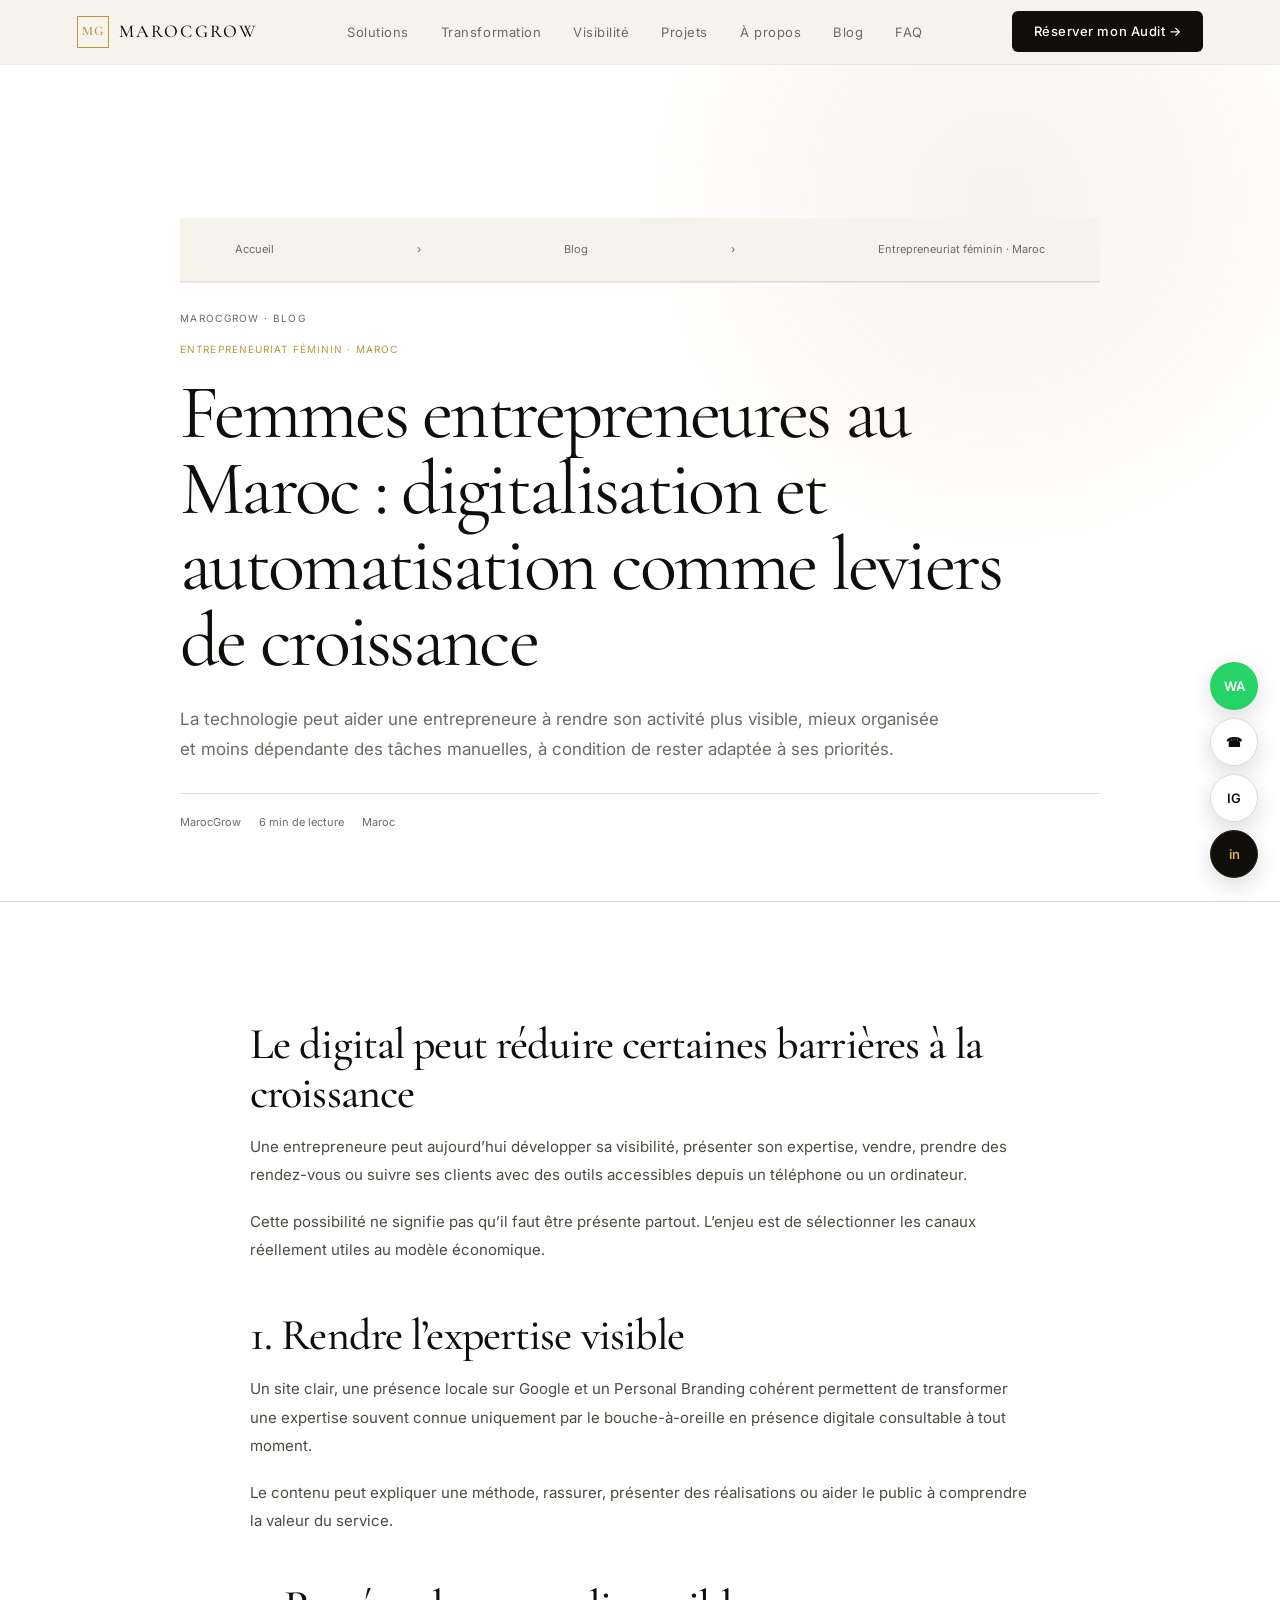
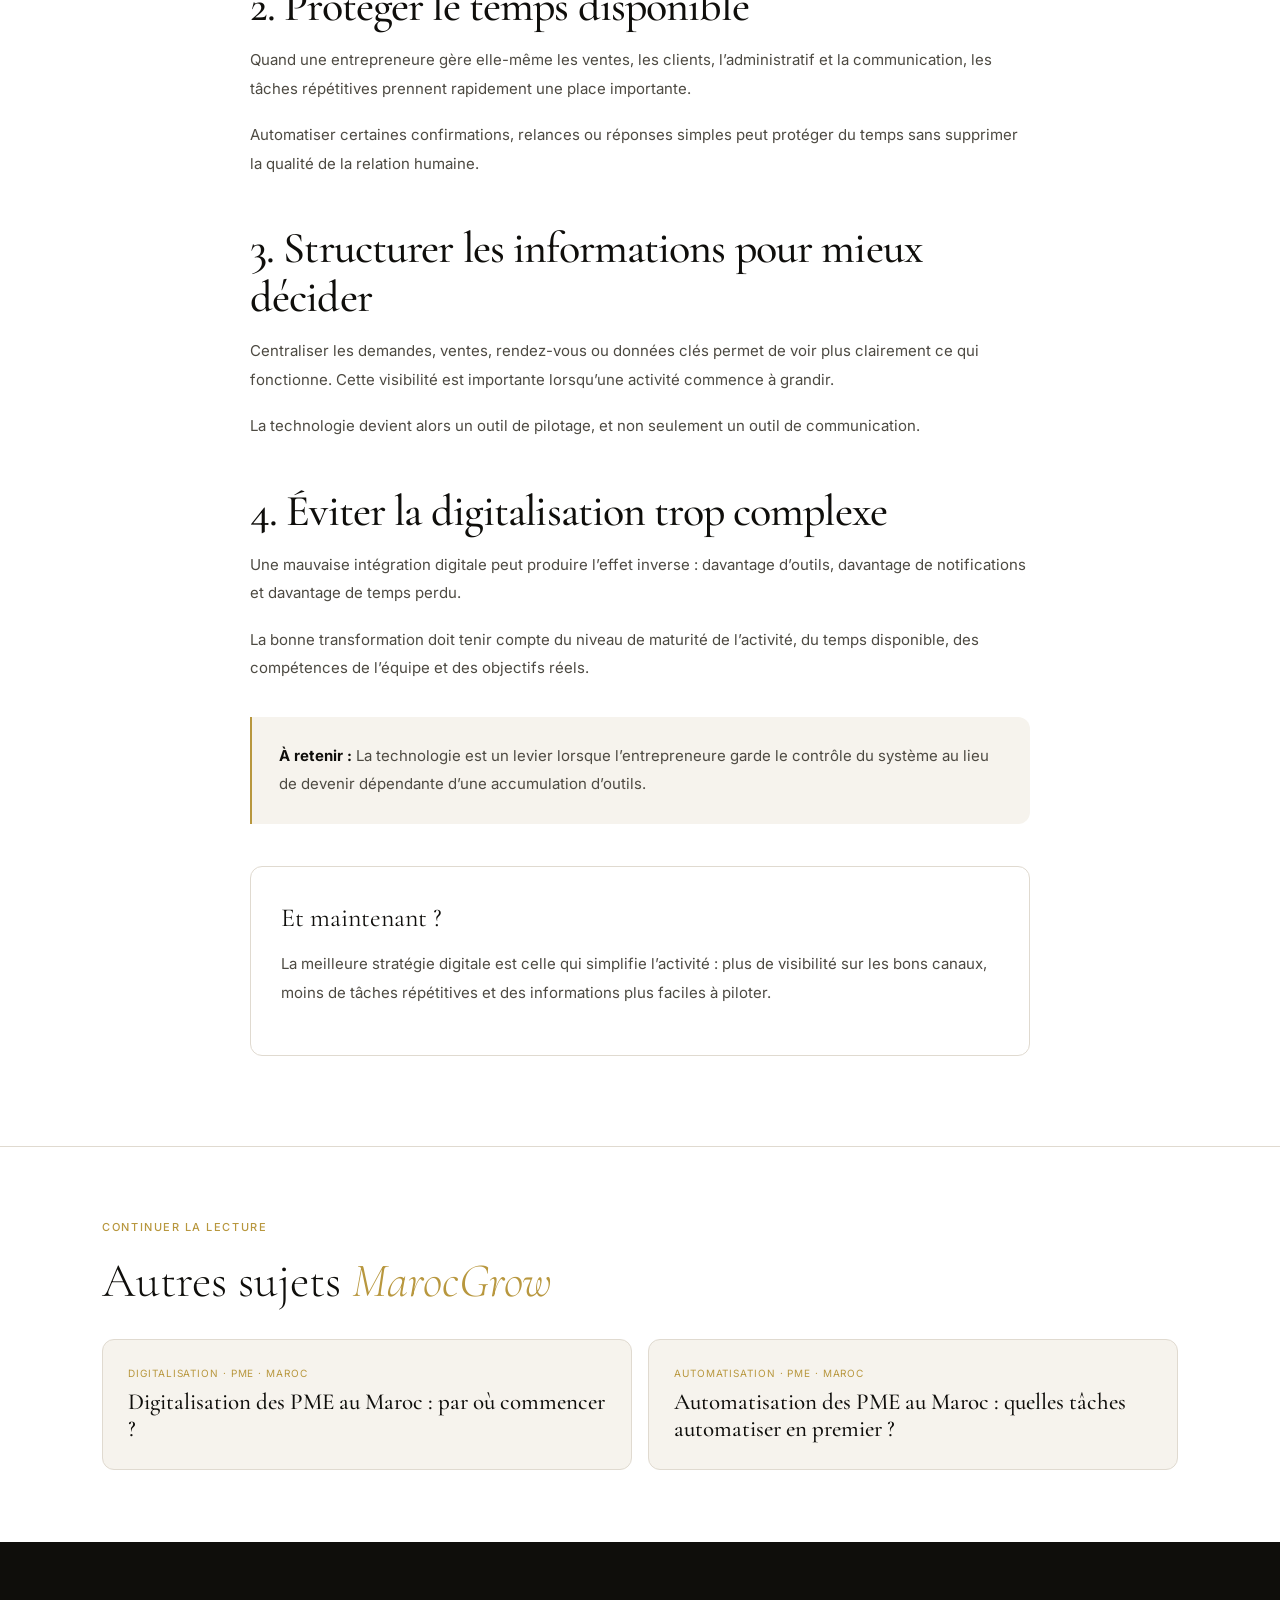
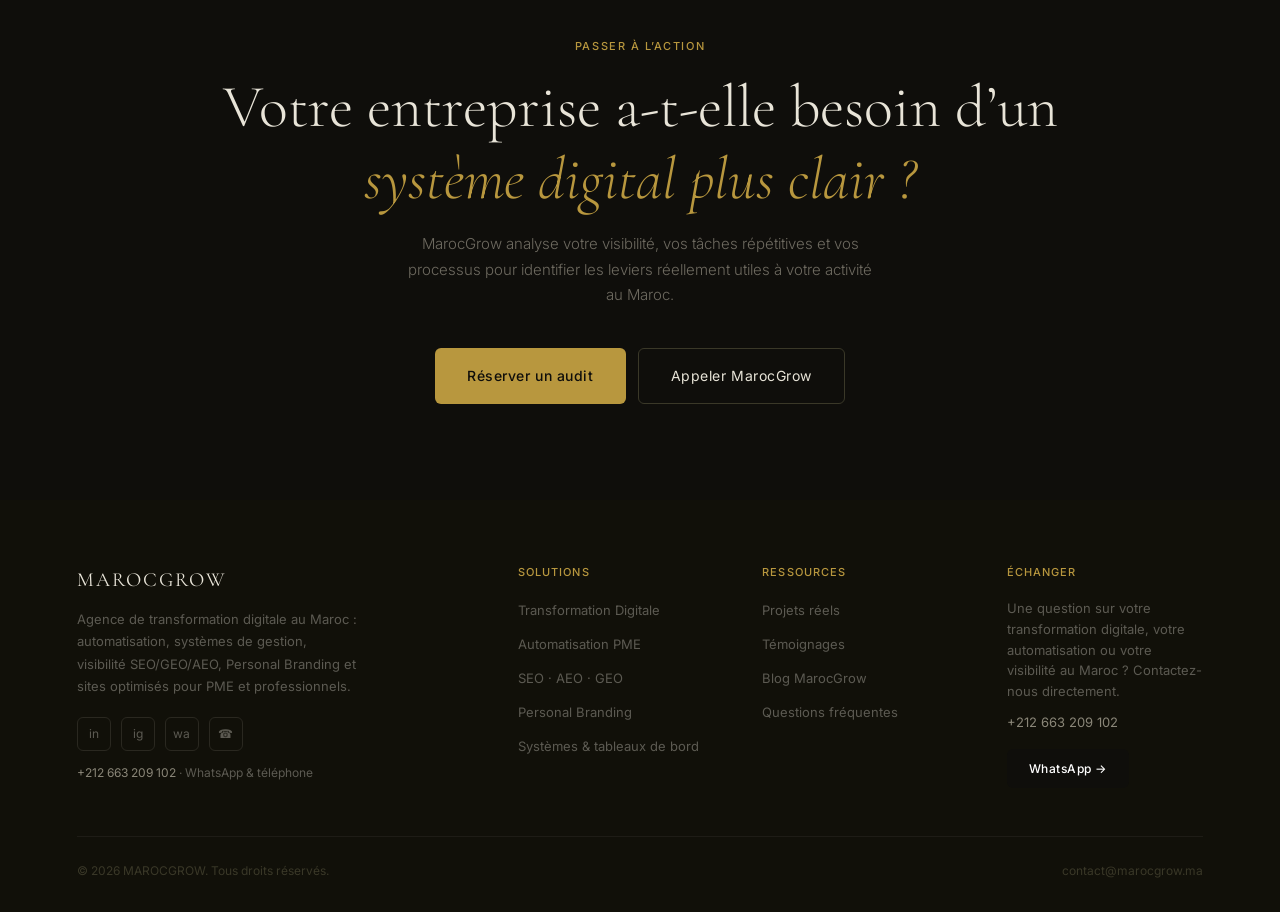
<file: blog/femmes-entrepreneures-digitalisation-maroc.html>
<!DOCTYPE html>
<html lang="fr-MA">
<head>
  <meta charset="UTF-8">
  <meta name="viewport" content="width=device-width, initial-scale=1.0">
  <title>Femmes entrepreneures au Maroc : digitalisation et automatisation comme leviers de croissance | MarocGrow</title>
  <meta name="description" content="Digitalisation et automatisation pour les femmes entrepreneures au Maroc : visibilité, organisation, vente, suivi et croissance avec des outils adaptés.">
  <meta name="author" content="MarocGrow - Amira Lahrache">
  <meta name="robots" content="index, follow, max-image-preview:large">
  <link rel="canonical" href="https://marocgrow.ma/blog/femmes-entrepreneures-digitalisation-maroc.html">

  <meta property="og:type" content="article">
  <meta property="og:title" content="Femmes entrepreneures au Maroc : digitalisation et automatisation comme leviers de croissance">
  <meta property="og:description" content="Digitalisation et automatisation pour les femmes entrepreneures au Maroc : visibilité, organisation, vente, suivi et croissance avec des outils adaptés.">
  <meta property="og:url" content="https://marocgrow.ma/blog/femmes-entrepreneures-digitalisation-maroc.html">
  <meta property="og:site_name" content="MarocGrow">

  <link rel="preconnect" href="https://fonts.googleapis.com">
  <link rel="preconnect" href="https://fonts.gstatic.com" crossorigin>
  <link href="https://fonts.googleapis.com/css2?family=Cormorant+Garamond:ital,wght@0,400;0,500;0,600;1,400&family=Inter:wght@300;400;500;600&display=swap" rel="stylesheet">
  <link rel="stylesheet" href="../assets/css/style.css">

  <script type="application/ld+json">
{
  "@context": "https://schema.org",
  "@graph": [
    {
      "@type": "BlogPosting",
      "@id": "https://marocgrow.ma/blog/femmes-entrepreneures-digitalisation-maroc.html#article",
      "headline": "Femmes entrepreneures au Maroc : digitalisation et automatisation comme leviers de croissance",
      "description": "Digitalisation et automatisation pour les femmes entrepreneures au Maroc : visibilité, organisation, vente, suivi et croissance avec des outils adaptés.",
      "url": "https://marocgrow.ma/blog/femmes-entrepreneures-digitalisation-maroc.html",
      "mainEntityOfPage": "https://marocgrow.ma/blog/femmes-entrepreneures-digitalisation-maroc.html",
      "inLanguage": "fr-MA",
      "author": {
        "@type": "Person",
        "name": "Amira Lahrache",
        "url": "https://www.linkedin.com/in/amira-lahrache001/"
      },
      "publisher": {
        "@type": "Organization",
        "name": "MarocGrow",
        "url": "https://marocgrow.ma/"
      },
      "about": "Entrepreneuriat féminin · Maroc",
      "isPartOf": {
        "@type": "Blog",
        "name": "Blog MarocGrow",
        "url": "https://marocgrow.ma/#blog"
      }
    },
    {
      "@type": "BreadcrumbList",
      "itemListElement": [
        {
          "@type": "ListItem",
          "position": 1,
          "name": "Accueil",
          "item": "https://marocgrow.ma/"
        },
        {
          "@type": "ListItem",
          "position": 2,
          "name": "Blog",
          "item": "https://marocgrow.ma/#blog"
        },
        {
          "@type": "ListItem",
          "position": 3,
          "name": "Femmes entrepreneures au Maroc : digitalisation et automatisation comme leviers de croissance",
          "item": "https://marocgrow.ma/blog/femmes-entrepreneures-digitalisation-maroc.html"
        }
      ]
    }
  ]
}
  </script>
</head>

<body class="article-page">

<nav>
  <a href="../index.html" class="nav-logo">
    <div class="nav-logo-mark">MG</div>
    MarocGrow
  </a>
  <ul class="nav-links">
    <li><a href="../index.html#services">Solutions</a></li>
    <li><a href="../index.html#mission">Transformation</a></li>
    <li><a href="../index.html#seo-aeo-geo">Visibilité</a></li>
    <li><a href="../index.html#portfolio">Projets</a></li>
    <li><a href="../index.html#about">À propos</a></li>
    <li><a href="../index.html#blog">Blog</a></li>
    <li><a href="../index.html#faq">FAQ</a></li>
  </ul>
  <a href="https://wa.me/212663209102?text=Bonjour%20MarocGrow%2C%20j%27aimerais%20%C3%A9changer%20sur%20mon%20projet." class="nav-cta">Réserver mon Audit →</a>
  <button class="nav-menu-btn" id="navMenuBtn" aria-label="Ouvrir le menu" aria-controls="mobileMenu" aria-expanded="false">
    <span></span><span></span><span></span>
  </button>
</nav>

<div class="mobile-menu" id="mobileMenu">
  <ul class="mobile-menu-links">
    <li><a href="../index.html#services">Solutions</a></li>
    <li><a href="../index.html#mission">Transformation Digitale</a></li>
    <li><a href="../index.html#seo-aeo-geo">Visibilité · SEO · GEO</a></li>
    <li><a href="../index.html#portfolio">Projets</a></li>
    <li><a href="../index.html#about">À propos</a></li>
    <li><a href="../index.html#blog">Blog</a></li>
    <li><a href="../index.html#faq">FAQ</a></li>
  </ul>
  <div class="mobile-menu-contact">
    <a href="https://wa.me/212663209102?text=Bonjour%20MarocGrow%2C%20j%27aimerais%20%C3%A9changer%20sur%20mon%20projet.">WhatsApp</a>
    <a href="tel:+212663209102">Appeler</a>
    <a href="https://www.instagram.com/marocgrow.ma?igsi=MWg4cm5mMWxsaHVobQ==" target="_blank" rel="noopener noreferrer">Instagram</a>
    <a href="https://www.linkedin.com/in/amira-lahrache001/" target="_blank" rel="noopener noreferrer">LinkedIn</a>
  </div>
</div>


<main>
  <header class="article-hero">
    <div class="article-shell">
      <nav class="article-breadcrumb" aria-label="Fil d’Ariane">
        <a href="../index.html">Accueil</a>
        <span>›</span>
        <a href="../index.html#blog">Blog</a>
        <span>›</span>
        <span aria-current="page">Entrepreneuriat féminin · Maroc</span>
      </nav>

      <div class="article-site-context">MarocGrow · Blog</div>
      <div class="article-category">Entrepreneuriat féminin · Maroc</div>
      <h1 class="article-title">Femmes entrepreneures au Maroc : digitalisation et automatisation comme leviers de croissance</h1>
      <p class="article-lead">La technologie peut aider une entrepreneure à rendre son activité plus visible, mieux organisée et moins dépendante des tâches manuelles, à condition de rester adaptée à ses priorités.</p>

      <div class="article-meta">
        <span>MarocGrow</span>
        <span>6 min de lecture</span>
        <span>Maroc</span>
      </div>
    </div>
  </header>

  <section class="article-body-section">
    <article class="article-content">
      <h2>Le digital peut réduire certaines barrières à la croissance</h2>
<p>Une entrepreneure peut aujourd’hui développer sa visibilité, présenter son expertise, vendre, prendre des rendez-vous ou suivre ses clients avec des outils accessibles depuis un téléphone ou un ordinateur.</p>
<p>Cette possibilité ne signifie pas qu’il faut être présente partout. L’enjeu est de sélectionner les canaux réellement utiles au modèle économique.</p>
<h2>1. Rendre l’expertise visible</h2>
<p>Un site clair, une présence locale sur Google et un Personal Branding cohérent permettent de transformer une expertise souvent connue uniquement par le bouche-à-oreille en présence digitale consultable à tout moment.</p>
<p>Le contenu peut expliquer une méthode, rassurer, présenter des réalisations ou aider le public à comprendre la valeur du service.</p>
<h2>2. Protéger le temps disponible</h2>
<p>Quand une entrepreneure gère elle-même les ventes, les clients, l’administratif et la communication, les tâches répétitives prennent rapidement une place importante.</p>
<p>Automatiser certaines confirmations, relances ou réponses simples peut protéger du temps sans supprimer la qualité de la relation humaine.</p>
<h2>3. Structurer les informations pour mieux décider</h2>
<p>Centraliser les demandes, ventes, rendez-vous ou données clés permet de voir plus clairement ce qui fonctionne. Cette visibilité est importante lorsqu’une activité commence à grandir.</p>
<p>La technologie devient alors un outil de pilotage, et non seulement un outil de communication.</p>
<h2>4. Éviter la digitalisation trop complexe</h2>
<p>Une mauvaise intégration digitale peut produire l’effet inverse : davantage d’outils, davantage de notifications et davantage de temps perdu.</p>
<p>La bonne transformation doit tenir compte du niveau de maturité de l’activité, du temps disponible, des compétences de l’équipe et des objectifs réels.</p>
      
        <div class="article-highlight">
          <p><strong>À retenir :</strong> La technologie est un levier lorsque l’entrepreneure garde le contrôle du système au lieu de devenir dépendante d’une accumulation d’outils.</p>
        </div>
        

      <div class="article-takeaway">
        <div class="article-takeaway-title">Et maintenant ?</div>
        <p>La meilleure stratégie digitale est celle qui simplifie l’activité : plus de visibilité sur les bons canaux, moins de tâches répétitives et des informations plus faciles à piloter.</p>
      </div>
    </article>
  </section>

  
<section class="article-related">
  <div class="article-related-inner">
    <span class="section-eyebrow">Continuer la lecture</span>
    <h2 class="section-title display" style="margin-top:10px">Autres sujets <em>MarocGrow</em></h2>
    <div class="article-related-grid">
      <a class="article-related-card" href="digitalisation-pme-maroc.html">
          <span>Digitalisation · PME · Maroc</span>
          <strong>Digitalisation des PME au Maroc : par où commencer ?</strong>
        </a>
<a class="article-related-card" href="automatisation-pme-maroc.html">
          <span>Automatisation · PME · Maroc</span>
          <strong>Automatisation des PME au Maroc : quelles tâches automatiser en premier ?</strong>
        </a>
    </div>
  </div>
</section>


  <section class="cta-final" id="contact">
    <span class="section-eyebrow" style="display:block;text-align:center;color:var(--gold);margin-bottom:16px">Passer à l’action</span>
    <h2 class="cta-final-title display">
      Votre entreprise a-t-elle besoin d’un<br><em>système digital plus clair ?</em>
    </h2>
    <p class="cta-final-sub">
      MarocGrow analyse votre visibilité, vos tâches répétitives et vos processus pour identifier les leviers réellement utiles à votre activité au Maroc.
    </p>
    <div class="cta-buttons">
      <a href="https://wa.me/212663209102?text=Bonjour%20MarocGrow%2C%20j%27aimerais%20%C3%A9changer%20sur%20mon%20projet." class="btn-gold">Réserver un audit</a>
      <a href="tel:+212663209102" class="btn-outline-white">Appeler MarocGrow</a>
    </div>
  </section>
</main>


<footer>
  <div class="footer-grid">
    <div>
      <div class="footer-brand-name">MarocGrow</div>
      <p class="footer-brand-desc">
        Agence de transformation digitale au Maroc : automatisation, systèmes de gestion, visibilité SEO/GEO/AEO, Personal Branding et sites optimisés pour PME et professionnels.
      </p>
      <div class="footer-socials">
        <a href="https://www.linkedin.com/in/amira-lahrache001/" class="footer-social" target="_blank" rel="noopener noreferrer" aria-label="LinkedIn MarocGrow">in</a>
        <a href="https://www.instagram.com/marocgrow.ma?igsi=MWg4cm5mMWxsaHVobQ==" class="footer-social" target="_blank" rel="noopener noreferrer" aria-label="Instagram MarocGrow">ig</a>
        <a href="https://wa.me/212663209102?text=Bonjour%20MarocGrow%2C%20j%27aimerais%20%C3%A9changer%20sur%20mon%20projet." class="footer-social" aria-label="WhatsApp MarocGrow">wa</a>
        <a href="tel:+212663209102" class="footer-social" aria-label="Appeler MarocGrow">☎</a>
      </div>
      <p class="footer-phone"><a href="tel:+212663209102">+212 663 209 102</a> · WhatsApp &amp; téléphone</p>
    </div>

    <div>
      <div class="footer-col-title">Solutions</div>
      <ul class="footer-links">
        <li><a href="../index.html#services">Transformation Digitale</a></li>
        <li><a href="../index.html#services">Automatisation PME</a></li>
        <li><a href="../index.html#seo-aeo-geo">SEO · AEO · GEO</a></li>
        <li><a href="../index.html#services">Personal Branding</a></li>
        <li><a href="../index.html#services">Systèmes &amp; tableaux de bord</a></li>
      </ul>
    </div>

    <div>
      <div class="footer-col-title">Ressources</div>
      <ul class="footer-links">
        <li><a href="../index.html#portfolio">Projets réels</a></li>
        <li><a href="../index.html#temoignages">Témoignages</a></li>
        <li><a href="../index.html#blog">Blog MarocGrow</a></li>
        <li><a href="../index.html#faq">Questions fréquentes</a></li>
      </ul>
    </div>

    <div>
      <div class="footer-col-title">Échanger</div>
      <p style="font-size:13px;color:#5C5A52;line-height:1.6;margin-bottom:10px">Une question sur votre transformation digitale, votre automatisation ou votre visibilité au Maroc ? Contactez-nous directement.</p>
      <p style="font-size:13px;color:#8A8678;line-height:1.6;margin-bottom:16px"><a href="tel:+212663209102" style="color:#8A8678;text-decoration:none">+212 663 209 102</a></p>
      <a href="https://wa.me/212663209102?text=Bonjour%20MarocGrow%2C%20j%27aimerais%20%C3%A9changer%20sur%20mon%20projet." class="nav-cta" style="display:inline-block;font-size:12px">WhatsApp →</a>
    </div>
  </div>

  <div class="footer-bottom">
    <div class="footer-copy">© 2026 MAROCGROW. Tous droits réservés.</div>
    <div class="footer-legal">
      <a href="mailto:contact@marocgrow.ma">contact@marocgrow.ma</a>
    </div>
  </div>
</footer>

<div class="quick-contact" aria-label="Contacts rapides">
  <a class="quick-wa" href="https://wa.me/212663209102?text=Bonjour%20MarocGrow%2C%20j%27aimerais%20%C3%A9changer%20sur%20mon%20projet." aria-label="Contacter MarocGrow sur WhatsApp">WA</a>
  <a class="quick-phone" href="tel:+212663209102" aria-label="Appeler MarocGrow">☎</a>
  <a class="quick-instagram" href="https://www.instagram.com/marocgrow.ma?igsi=MWg4cm5mMWxsaHVobQ==" target="_blank" rel="noopener noreferrer" aria-label="Instagram MarocGrow">IG</a>
  <a class="quick-linkedin" href="https://www.linkedin.com/in/amira-lahrache001/" target="_blank" rel="noopener noreferrer" aria-label="Voir LinkedIn">in</a>
</div>

<div class="sticky-mobile" id="stickyBar">
  <div class="sticky-mobile-inner">
    <a href="https://wa.me/212663209102?text=Bonjour%20MarocGrow%2C%20j%27aimerais%20%C3%A9changer%20sur%20mon%20projet." class="sticky-btn sticky-btn-wa" aria-label="WhatsApp MarocGrow">
      <span style="font-weight:600">WA</span>
      WhatsApp
    </a>
    <a href="tel:+212663209102" class="sticky-btn sticky-btn-email" aria-label="Appeler MarocGrow">
      <span style="font-size:16px">☎</span>
      Appeler
    </a>
  </div>
</div>


<script src="../assets/js/main.js"></script>
</body>
</html>
</file>
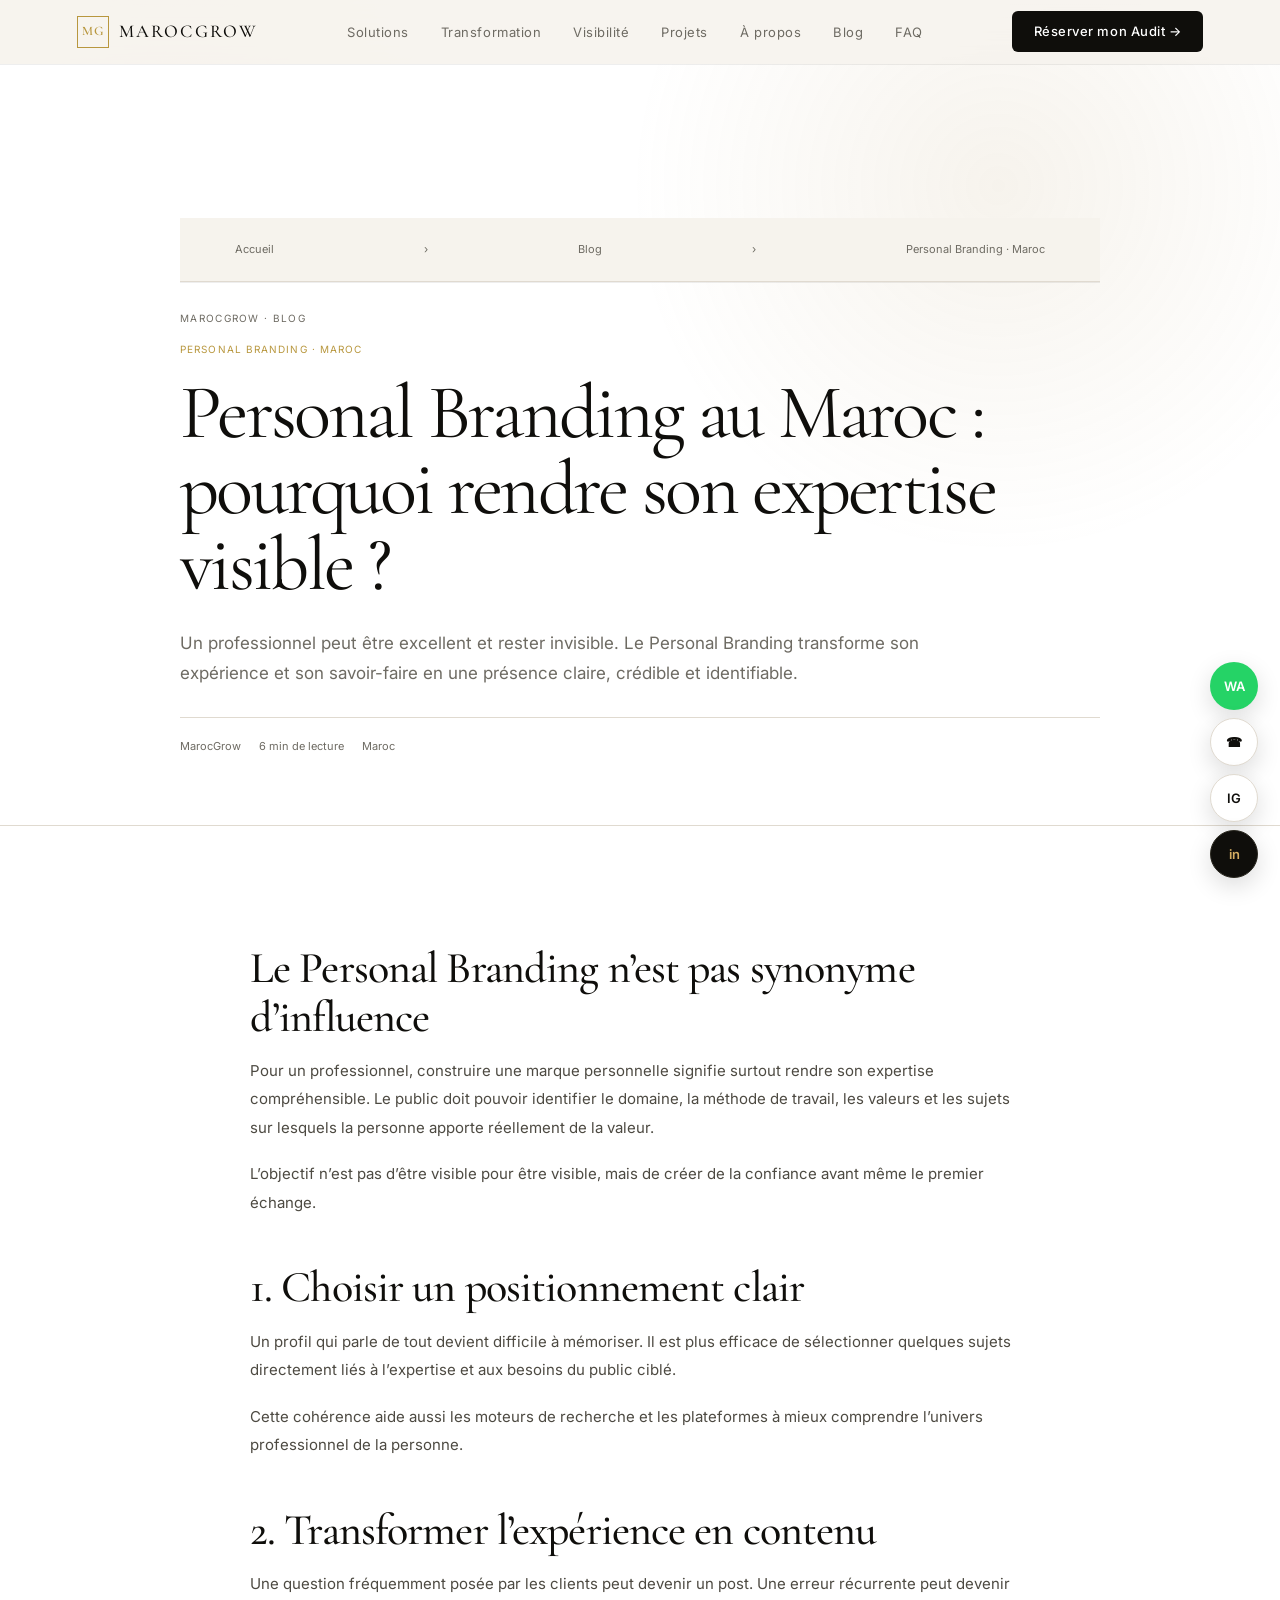
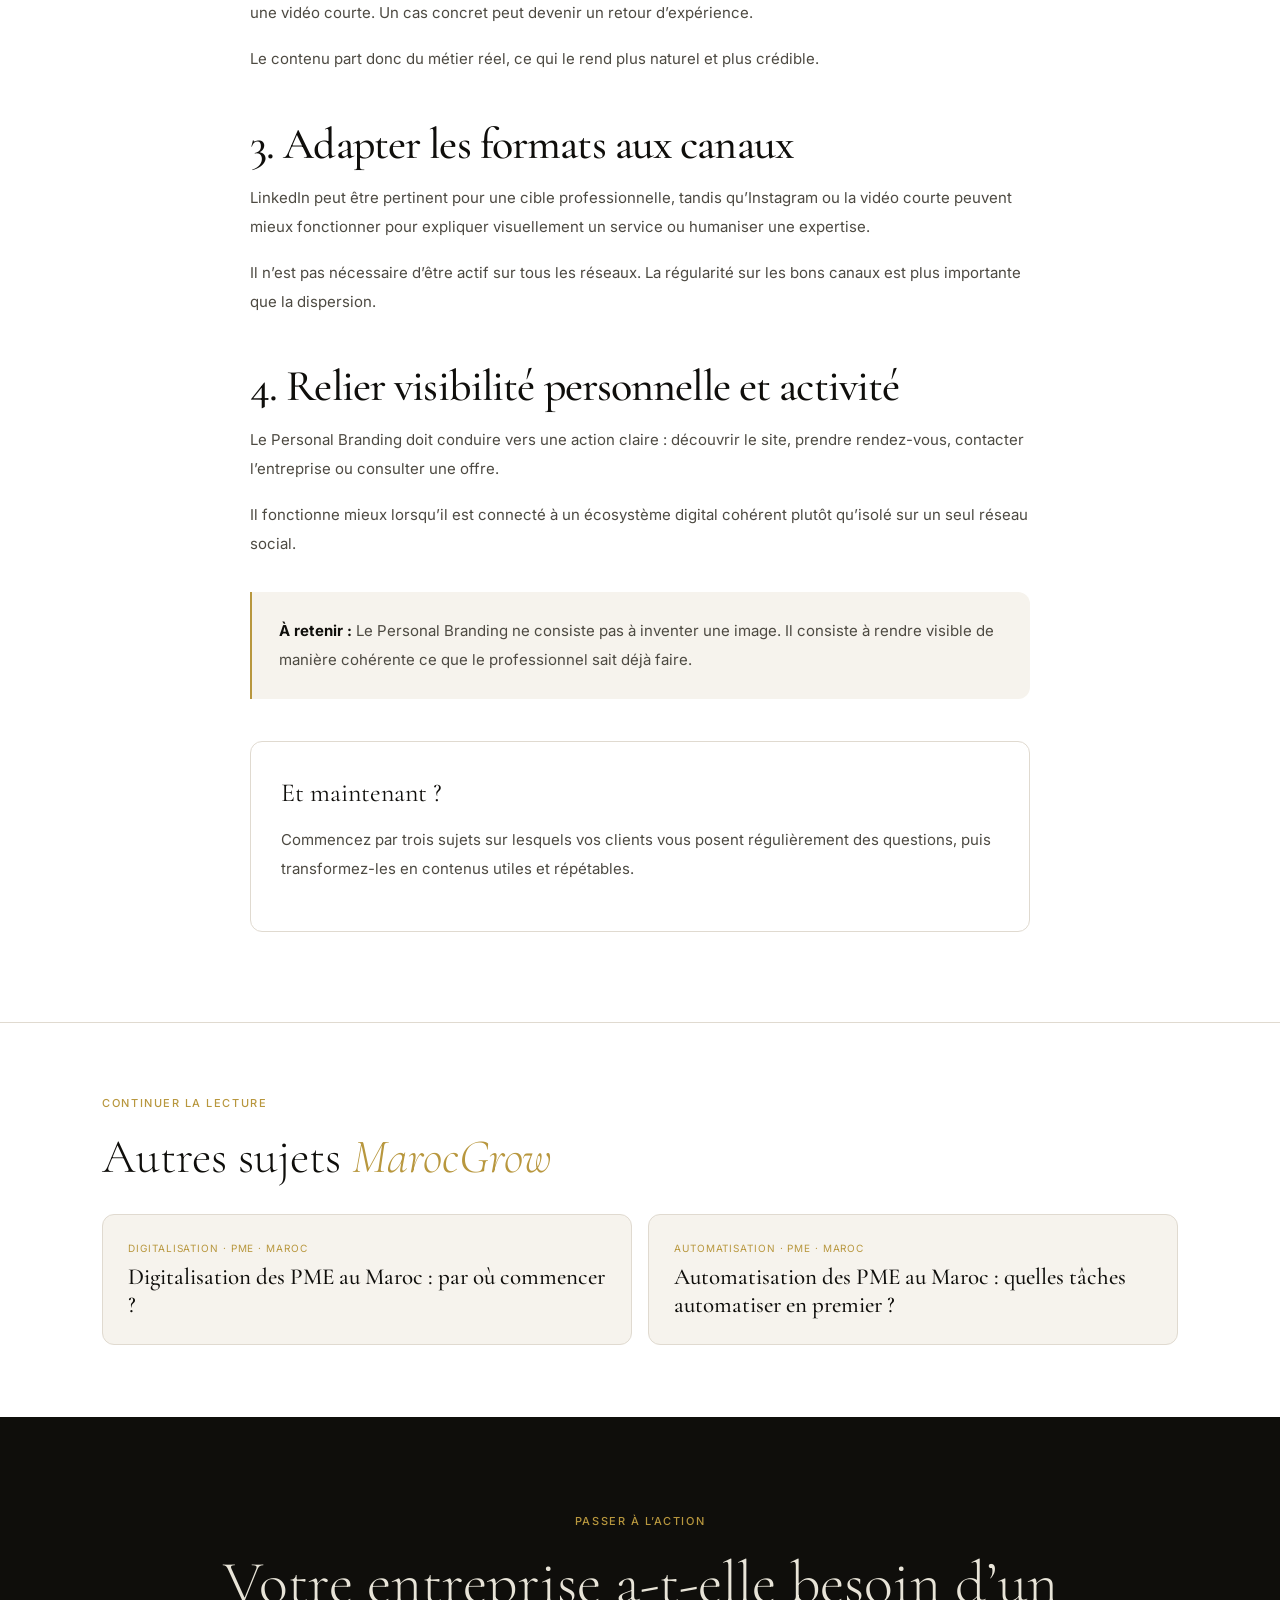
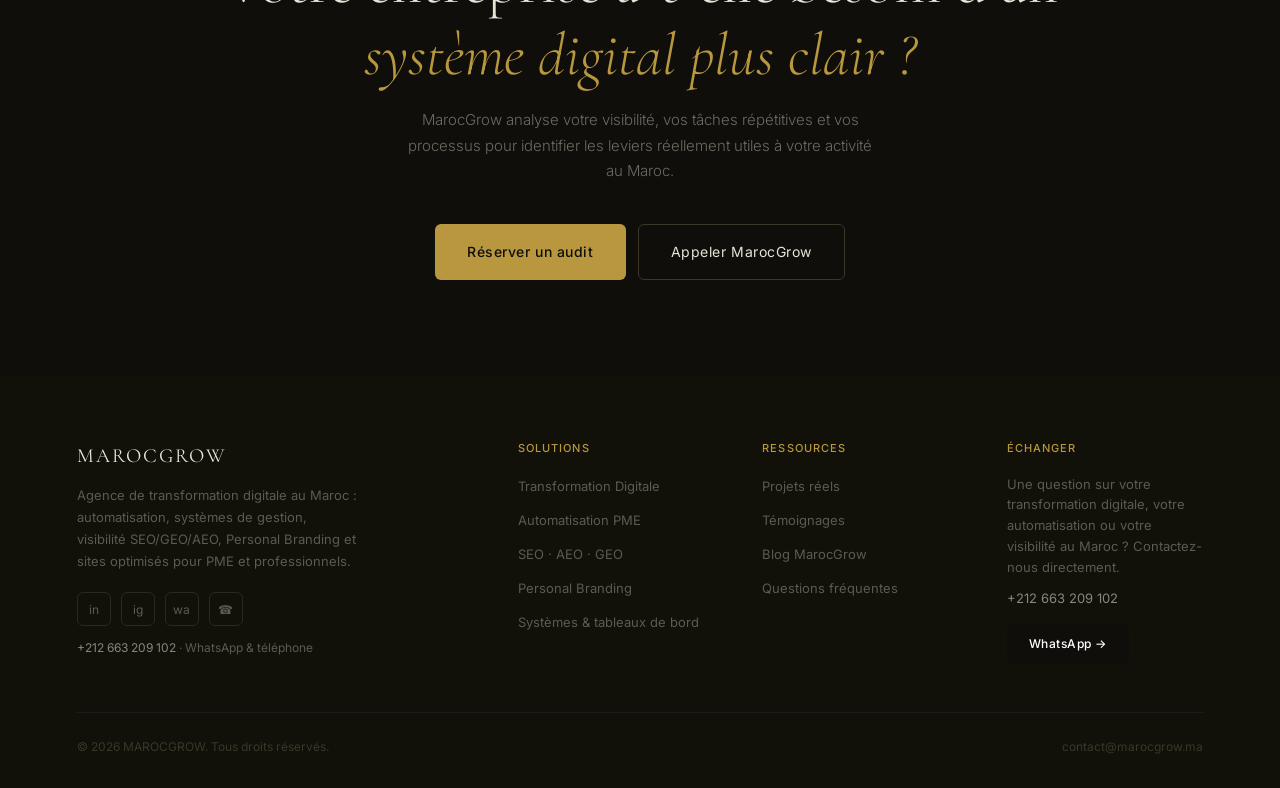
<file: blog/personal-branding-maroc.html>
<!DOCTYPE html>
<html lang="fr-MA">
<head>
  <meta charset="UTF-8">
  <meta name="viewport" content="width=device-width, initial-scale=1.0">
  <title>Personal Branding au Maroc : pourquoi rendre son expertise visible ? | MarocGrow</title>
  <meta name="description" content="Personal Branding au Maroc pour médecins, consultants, dirigeants et entrepreneurs : rendre son expertise visible sans devenir influenceur.">
  <meta name="author" content="MarocGrow - Amira Lahrache">
  <meta name="robots" content="index, follow, max-image-preview:large">
  <link rel="canonical" href="https://marocgrow.ma/blog/personal-branding-maroc.html">

  <meta property="og:type" content="article">
  <meta property="og:title" content="Personal Branding au Maroc : pourquoi rendre son expertise visible ?">
  <meta property="og:description" content="Personal Branding au Maroc pour médecins, consultants, dirigeants et entrepreneurs : rendre son expertise visible sans devenir influenceur.">
  <meta property="og:url" content="https://marocgrow.ma/blog/personal-branding-maroc.html">
  <meta property="og:site_name" content="MarocGrow">

  <link rel="preconnect" href="https://fonts.googleapis.com">
  <link rel="preconnect" href="https://fonts.gstatic.com" crossorigin>
  <link href="https://fonts.googleapis.com/css2?family=Cormorant+Garamond:ital,wght@0,400;0,500;0,600;1,400&family=Inter:wght@300;400;500;600&display=swap" rel="stylesheet">
  <link rel="stylesheet" href="../assets/css/style.css">

  <script type="application/ld+json">
{
  "@context": "https://schema.org",
  "@graph": [
    {
      "@type": "BlogPosting",
      "@id": "https://marocgrow.ma/blog/personal-branding-maroc.html#article",
      "headline": "Personal Branding au Maroc : pourquoi rendre son expertise visible ?",
      "description": "Personal Branding au Maroc pour médecins, consultants, dirigeants et entrepreneurs : rendre son expertise visible sans devenir influenceur.",
      "url": "https://marocgrow.ma/blog/personal-branding-maroc.html",
      "mainEntityOfPage": "https://marocgrow.ma/blog/personal-branding-maroc.html",
      "inLanguage": "fr-MA",
      "author": {
        "@type": "Person",
        "name": "Amira Lahrache",
        "url": "https://www.linkedin.com/in/amira-lahrache001/"
      },
      "publisher": {
        "@type": "Organization",
        "name": "MarocGrow",
        "url": "https://marocgrow.ma/"
      },
      "about": "Personal Branding · Maroc",
      "isPartOf": {
        "@type": "Blog",
        "name": "Blog MarocGrow",
        "url": "https://marocgrow.ma/#blog"
      }
    },
    {
      "@type": "BreadcrumbList",
      "itemListElement": [
        {
          "@type": "ListItem",
          "position": 1,
          "name": "Accueil",
          "item": "https://marocgrow.ma/"
        },
        {
          "@type": "ListItem",
          "position": 2,
          "name": "Blog",
          "item": "https://marocgrow.ma/#blog"
        },
        {
          "@type": "ListItem",
          "position": 3,
          "name": "Personal Branding au Maroc : pourquoi rendre son expertise visible ?",
          "item": "https://marocgrow.ma/blog/personal-branding-maroc.html"
        }
      ]
    }
  ]
}
  </script>
</head>

<body class="article-page">

<nav>
  <a href="../index.html" class="nav-logo">
    <div class="nav-logo-mark">MG</div>
    MarocGrow
  </a>
  <ul class="nav-links">
    <li><a href="../index.html#services">Solutions</a></li>
    <li><a href="../index.html#mission">Transformation</a></li>
    <li><a href="../index.html#seo-aeo-geo">Visibilité</a></li>
    <li><a href="../index.html#portfolio">Projets</a></li>
    <li><a href="../index.html#about">À propos</a></li>
    <li><a href="../index.html#blog">Blog</a></li>
    <li><a href="../index.html#faq">FAQ</a></li>
  </ul>
  <a href="https://wa.me/212663209102?text=Bonjour%20MarocGrow%2C%20j%27aimerais%20%C3%A9changer%20sur%20mon%20projet." class="nav-cta">Réserver mon Audit →</a>
  <button class="nav-menu-btn" id="navMenuBtn" aria-label="Ouvrir le menu" aria-controls="mobileMenu" aria-expanded="false">
    <span></span><span></span><span></span>
  </button>
</nav>

<div class="mobile-menu" id="mobileMenu">
  <ul class="mobile-menu-links">
    <li><a href="../index.html#services">Solutions</a></li>
    <li><a href="../index.html#mission">Transformation Digitale</a></li>
    <li><a href="../index.html#seo-aeo-geo">Visibilité · SEO · GEO</a></li>
    <li><a href="../index.html#portfolio">Projets</a></li>
    <li><a href="../index.html#about">À propos</a></li>
    <li><a href="../index.html#blog">Blog</a></li>
    <li><a href="../index.html#faq">FAQ</a></li>
  </ul>
  <div class="mobile-menu-contact">
    <a href="https://wa.me/212663209102?text=Bonjour%20MarocGrow%2C%20j%27aimerais%20%C3%A9changer%20sur%20mon%20projet.">WhatsApp</a>
    <a href="tel:+212663209102">Appeler</a>
    <a href="https://www.instagram.com/marocgrow.ma?igsi=MWg4cm5mMWxsaHVobQ==" target="_blank" rel="noopener noreferrer">Instagram</a>
    <a href="https://www.linkedin.com/in/amira-lahrache001/" target="_blank" rel="noopener noreferrer">LinkedIn</a>
  </div>
</div>


<main>
  <header class="article-hero">
    <div class="article-shell">
      <nav class="article-breadcrumb" aria-label="Fil d’Ariane">
        <a href="../index.html">Accueil</a>
        <span>›</span>
        <a href="../index.html#blog">Blog</a>
        <span>›</span>
        <span aria-current="page">Personal Branding · Maroc</span>
      </nav>

      <div class="article-site-context">MarocGrow · Blog</div>
      <div class="article-category">Personal Branding · Maroc</div>
      <h1 class="article-title">Personal Branding au Maroc : pourquoi rendre son expertise visible ?</h1>
      <p class="article-lead">Un professionnel peut être excellent et rester invisible. Le Personal Branding transforme son expérience et son savoir-faire en une présence claire, crédible et identifiable.</p>

      <div class="article-meta">
        <span>MarocGrow</span>
        <span>6 min de lecture</span>
        <span>Maroc</span>
      </div>
    </div>
  </header>

  <section class="article-body-section">
    <article class="article-content">
      <h2>Le Personal Branding n’est pas synonyme d’influence</h2>
<p>Pour un professionnel, construire une marque personnelle signifie surtout rendre son expertise compréhensible. Le public doit pouvoir identifier le domaine, la méthode de travail, les valeurs et les sujets sur lesquels la personne apporte réellement de la valeur.</p>
<p>L’objectif n’est pas d’être visible pour être visible, mais de créer de la confiance avant même le premier échange.</p>
<h2>1. Choisir un positionnement clair</h2>
<p>Un profil qui parle de tout devient difficile à mémoriser. Il est plus efficace de sélectionner quelques sujets directement liés à l’expertise et aux besoins du public ciblé.</p>
<p>Cette cohérence aide aussi les moteurs de recherche et les plateformes à mieux comprendre l’univers professionnel de la personne.</p>
<h2>2. Transformer l’expérience en contenu</h2>
<p>Une question fréquemment posée par les clients peut devenir un post. Une erreur récurrente peut devenir une vidéo courte. Un cas concret peut devenir un retour d’expérience.</p>
<p>Le contenu part donc du métier réel, ce qui le rend plus naturel et plus crédible.</p>
<h2>3. Adapter les formats aux canaux</h2>
<p>LinkedIn peut être pertinent pour une cible professionnelle, tandis qu’Instagram ou la vidéo courte peuvent mieux fonctionner pour expliquer visuellement un service ou humaniser une expertise.</p>
<p>Il n’est pas nécessaire d’être actif sur tous les réseaux. La régularité sur les bons canaux est plus importante que la dispersion.</p>
<h2>4. Relier visibilité personnelle et activité</h2>
<p>Le Personal Branding doit conduire vers une action claire : découvrir le site, prendre rendez-vous, contacter l’entreprise ou consulter une offre.</p>
<p>Il fonctionne mieux lorsqu’il est connecté à un écosystème digital cohérent plutôt qu’isolé sur un seul réseau social.</p>
      
        <div class="article-highlight">
          <p><strong>À retenir :</strong> Le Personal Branding ne consiste pas à inventer une image. Il consiste à rendre visible de manière cohérente ce que le professionnel sait déjà faire.</p>
        </div>
        

      <div class="article-takeaway">
        <div class="article-takeaway-title">Et maintenant ?</div>
        <p>Commencez par trois sujets sur lesquels vos clients vous posent régulièrement des questions, puis transformez-les en contenus utiles et répétables.</p>
      </div>
    </article>
  </section>

  
<section class="article-related">
  <div class="article-related-inner">
    <span class="section-eyebrow">Continuer la lecture</span>
    <h2 class="section-title display" style="margin-top:10px">Autres sujets <em>MarocGrow</em></h2>
    <div class="article-related-grid">
      <a class="article-related-card" href="digitalisation-pme-maroc.html">
          <span>Digitalisation · PME · Maroc</span>
          <strong>Digitalisation des PME au Maroc : par où commencer ?</strong>
        </a>
<a class="article-related-card" href="automatisation-pme-maroc.html">
          <span>Automatisation · PME · Maroc</span>
          <strong>Automatisation des PME au Maroc : quelles tâches automatiser en premier ?</strong>
        </a>
    </div>
  </div>
</section>


  <section class="cta-final" id="contact">
    <span class="section-eyebrow" style="display:block;text-align:center;color:var(--gold);margin-bottom:16px">Passer à l’action</span>
    <h2 class="cta-final-title display">
      Votre entreprise a-t-elle besoin d’un<br><em>système digital plus clair ?</em>
    </h2>
    <p class="cta-final-sub">
      MarocGrow analyse votre visibilité, vos tâches répétitives et vos processus pour identifier les leviers réellement utiles à votre activité au Maroc.
    </p>
    <div class="cta-buttons">
      <a href="https://wa.me/212663209102?text=Bonjour%20MarocGrow%2C%20j%27aimerais%20%C3%A9changer%20sur%20mon%20projet." class="btn-gold">Réserver un audit</a>
      <a href="tel:+212663209102" class="btn-outline-white">Appeler MarocGrow</a>
    </div>
  </section>
</main>


<footer>
  <div class="footer-grid">
    <div>
      <div class="footer-brand-name">MarocGrow</div>
      <p class="footer-brand-desc">
        Agence de transformation digitale au Maroc : automatisation, systèmes de gestion, visibilité SEO/GEO/AEO, Personal Branding et sites optimisés pour PME et professionnels.
      </p>
      <div class="footer-socials">
        <a href="https://www.linkedin.com/in/amira-lahrache001/" class="footer-social" target="_blank" rel="noopener noreferrer" aria-label="LinkedIn MarocGrow">in</a>
        <a href="https://www.instagram.com/marocgrow.ma?igsi=MWg4cm5mMWxsaHVobQ==" class="footer-social" target="_blank" rel="noopener noreferrer" aria-label="Instagram MarocGrow">ig</a>
        <a href="https://wa.me/212663209102?text=Bonjour%20MarocGrow%2C%20j%27aimerais%20%C3%A9changer%20sur%20mon%20projet." class="footer-social" aria-label="WhatsApp MarocGrow">wa</a>
        <a href="tel:+212663209102" class="footer-social" aria-label="Appeler MarocGrow">☎</a>
      </div>
      <p class="footer-phone"><a href="tel:+212663209102">+212 663 209 102</a> · WhatsApp &amp; téléphone</p>
    </div>

    <div>
      <div class="footer-col-title">Solutions</div>
      <ul class="footer-links">
        <li><a href="../index.html#services">Transformation Digitale</a></li>
        <li><a href="../index.html#services">Automatisation PME</a></li>
        <li><a href="../index.html#seo-aeo-geo">SEO · AEO · GEO</a></li>
        <li><a href="../index.html#services">Personal Branding</a></li>
        <li><a href="../index.html#services">Systèmes &amp; tableaux de bord</a></li>
      </ul>
    </div>

    <div>
      <div class="footer-col-title">Ressources</div>
      <ul class="footer-links">
        <li><a href="../index.html#portfolio">Projets réels</a></li>
        <li><a href="../index.html#temoignages">Témoignages</a></li>
        <li><a href="../index.html#blog">Blog MarocGrow</a></li>
        <li><a href="../index.html#faq">Questions fréquentes</a></li>
      </ul>
    </div>

    <div>
      <div class="footer-col-title">Échanger</div>
      <p style="font-size:13px;color:#5C5A52;line-height:1.6;margin-bottom:10px">Une question sur votre transformation digitale, votre automatisation ou votre visibilité au Maroc ? Contactez-nous directement.</p>
      <p style="font-size:13px;color:#8A8678;line-height:1.6;margin-bottom:16px"><a href="tel:+212663209102" style="color:#8A8678;text-decoration:none">+212 663 209 102</a></p>
      <a href="https://wa.me/212663209102?text=Bonjour%20MarocGrow%2C%20j%27aimerais%20%C3%A9changer%20sur%20mon%20projet." class="nav-cta" style="display:inline-block;font-size:12px">WhatsApp →</a>
    </div>
  </div>

  <div class="footer-bottom">
    <div class="footer-copy">© 2026 MAROCGROW. Tous droits réservés.</div>
    <div class="footer-legal">
      <a href="mailto:contact@marocgrow.ma">contact@marocgrow.ma</a>
    </div>
  </div>
</footer>

<div class="quick-contact" aria-label="Contacts rapides">
  <a class="quick-wa" href="https://wa.me/212663209102?text=Bonjour%20MarocGrow%2C%20j%27aimerais%20%C3%A9changer%20sur%20mon%20projet." aria-label="Contacter MarocGrow sur WhatsApp">WA</a>
  <a class="quick-phone" href="tel:+212663209102" aria-label="Appeler MarocGrow">☎</a>
  <a class="quick-instagram" href="https://www.instagram.com/marocgrow.ma?igsi=MWg4cm5mMWxsaHVobQ==" target="_blank" rel="noopener noreferrer" aria-label="Instagram MarocGrow">IG</a>
  <a class="quick-linkedin" href="https://www.linkedin.com/in/amira-lahrache001/" target="_blank" rel="noopener noreferrer" aria-label="Voir LinkedIn">in</a>
</div>

<div class="sticky-mobile" id="stickyBar">
  <div class="sticky-mobile-inner">
    <a href="https://wa.me/212663209102?text=Bonjour%20MarocGrow%2C%20j%27aimerais%20%C3%A9changer%20sur%20mon%20projet." class="sticky-btn sticky-btn-wa" aria-label="WhatsApp MarocGrow">
      <span style="font-weight:600">WA</span>
      WhatsApp
    </a>
    <a href="tel:+212663209102" class="sticky-btn sticky-btn-email" aria-label="Appeler MarocGrow">
      <span style="font-size:16px">☎</span>
      Appeler
    </a>
  </div>
</div>


<script src="../assets/js/main.js"></script>
</body>
</html>
</file>
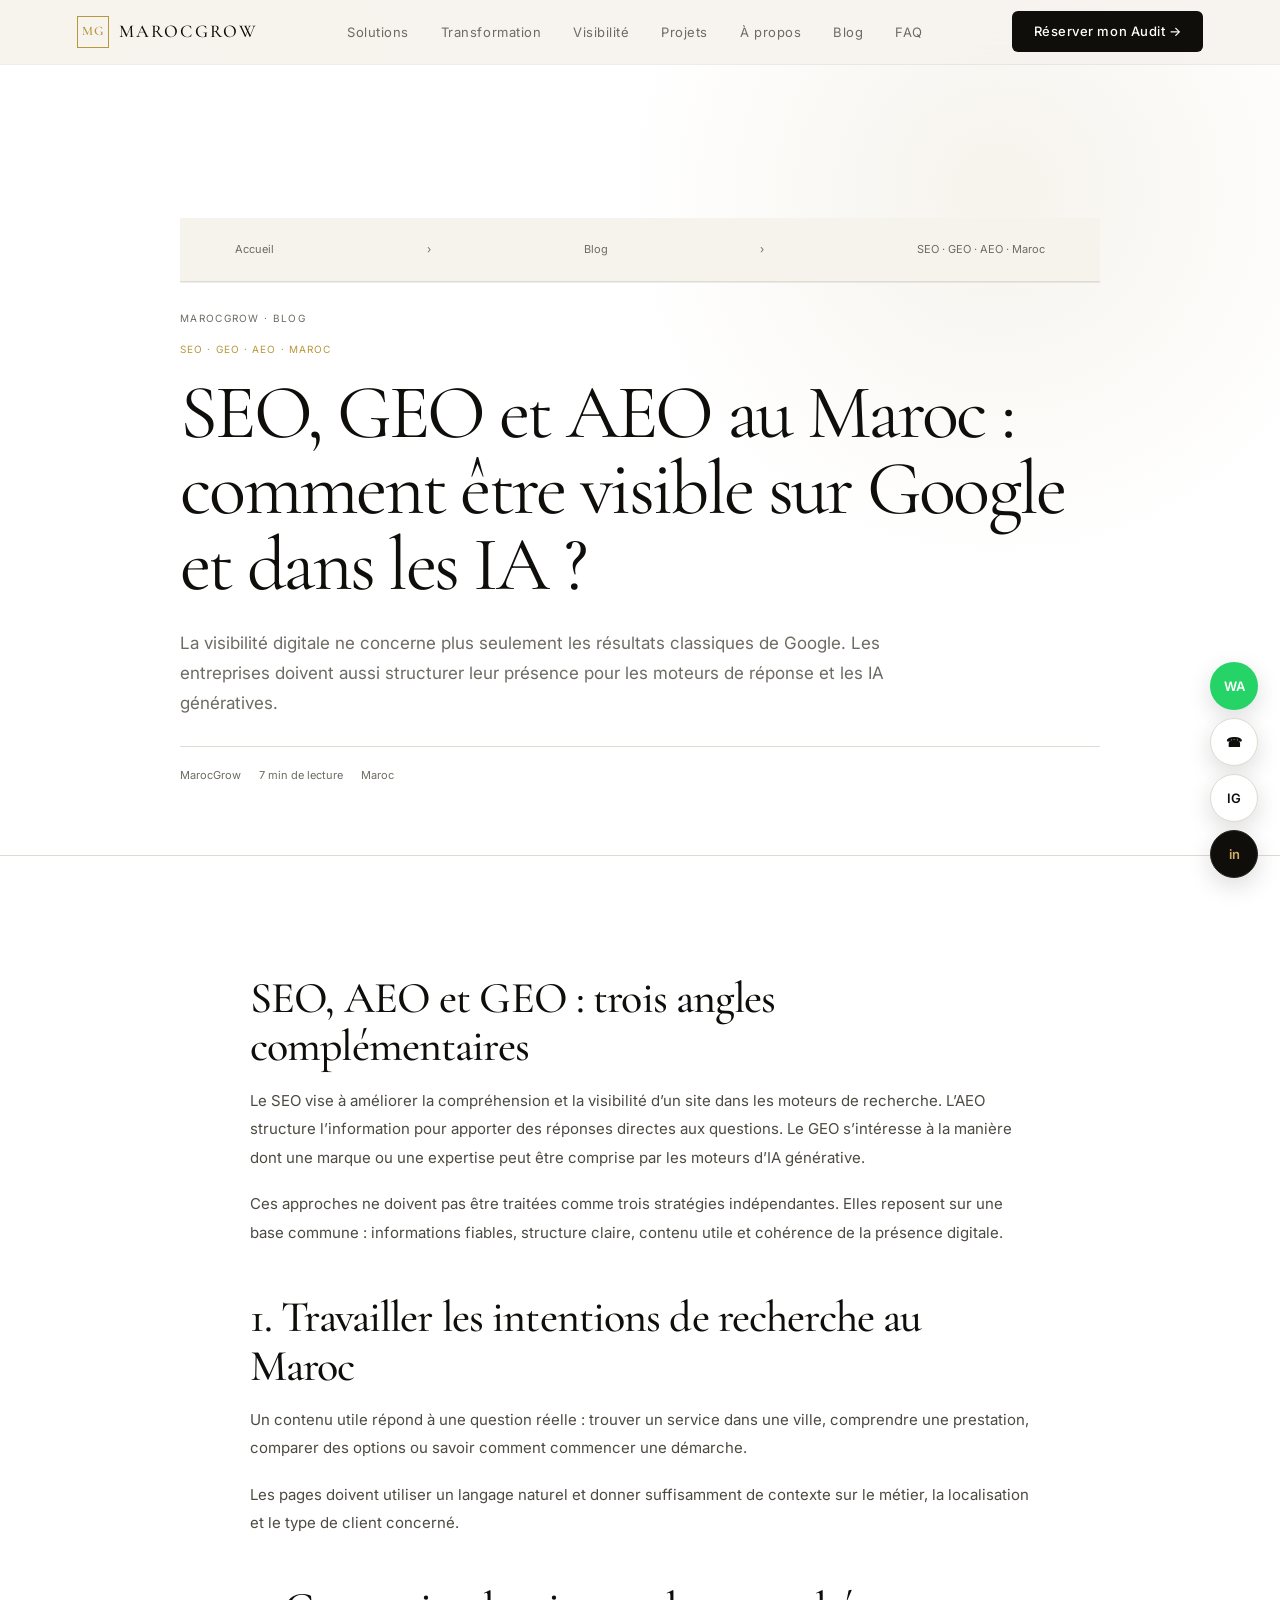
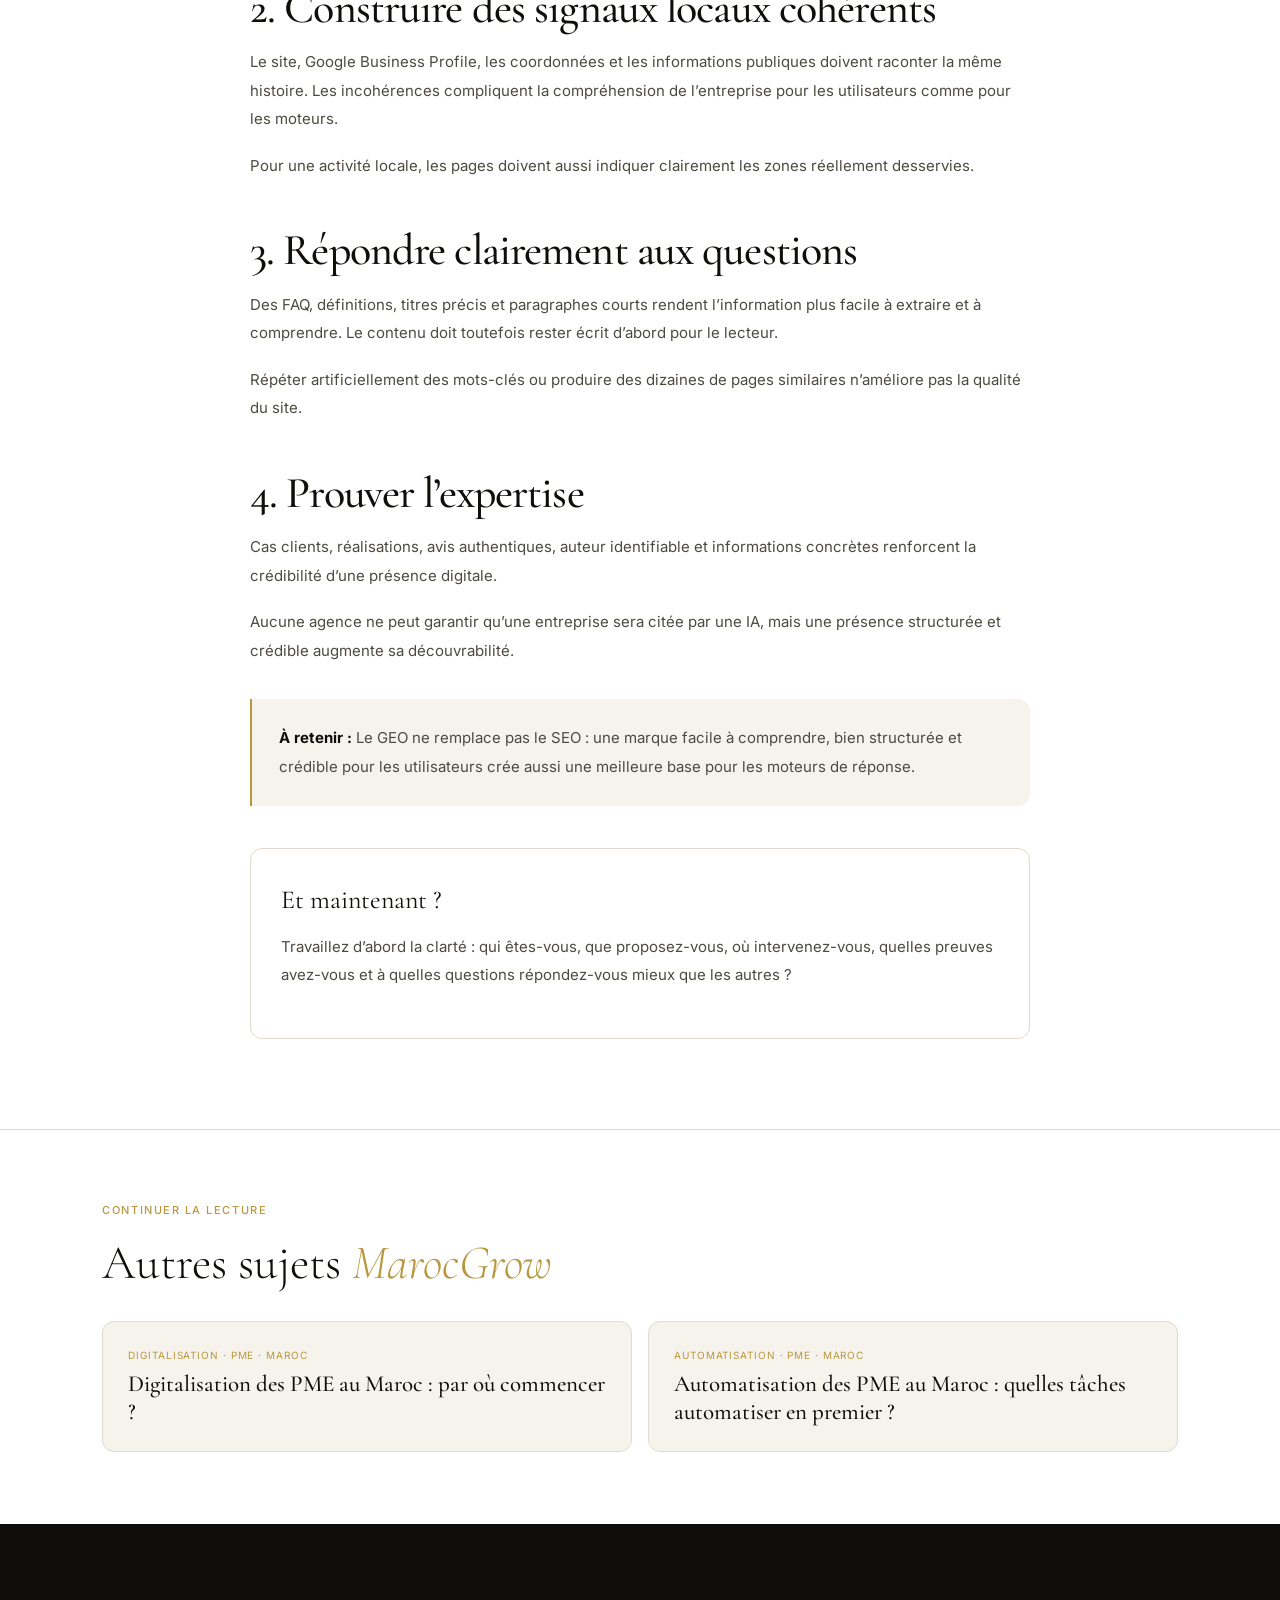
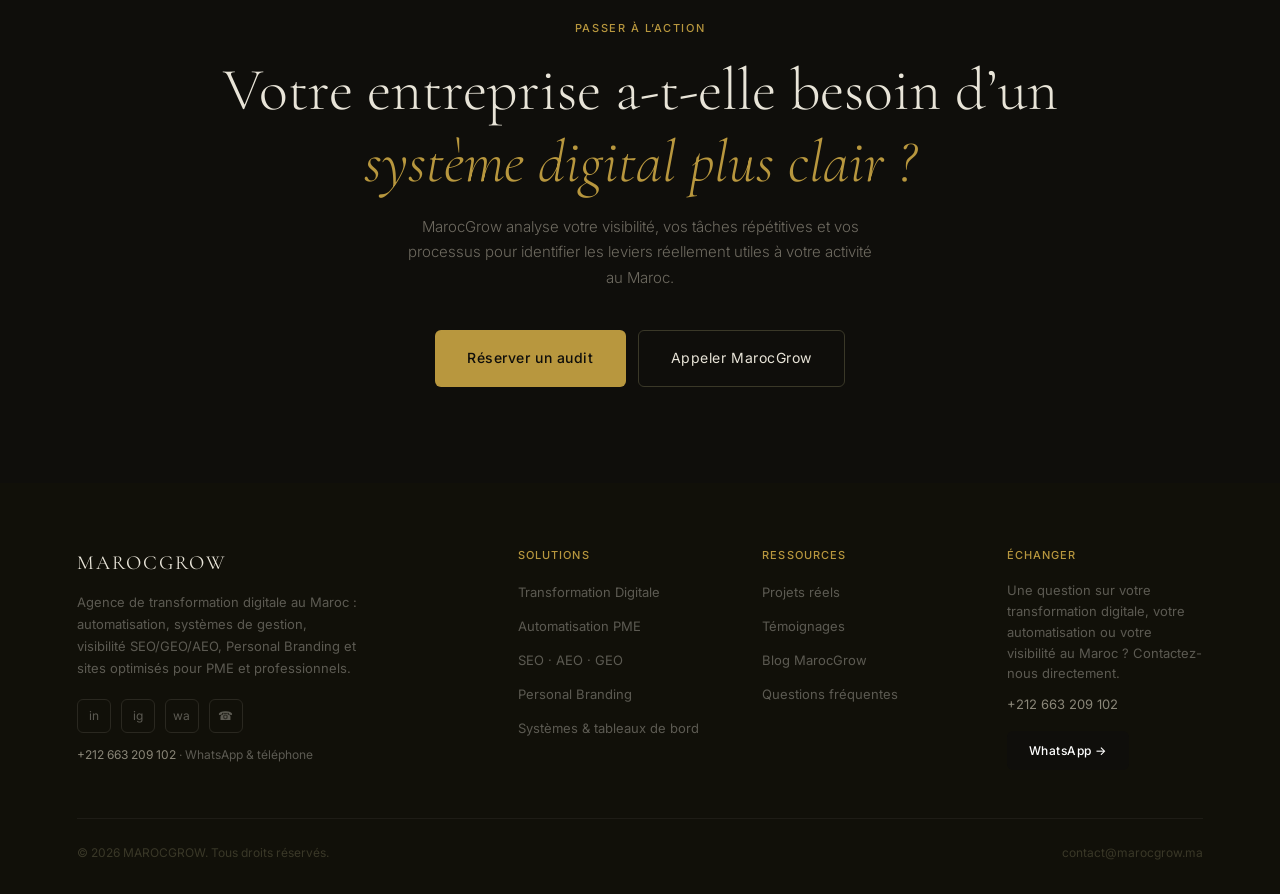
<file: blog/seo-geo-aeo-maroc.html>
<!DOCTYPE html>
<html lang="fr-MA">
<head>
  <meta charset="UTF-8">
  <meta name="viewport" content="width=device-width, initial-scale=1.0">
  <title>SEO, GEO et AEO au Maroc : comment être visible sur Google et dans les IA ? | MarocGrow</title>
  <meta name="description" content="Comprendre le SEO, l’AEO et le GEO au Maroc : comment structurer son site et sa présence digitale pour Google et les moteurs d’intelligence artificielle.">
  <meta name="author" content="MarocGrow - Amira Lahrache">
  <meta name="robots" content="index, follow, max-image-preview:large">
  <link rel="canonical" href="https://marocgrow.ma/blog/seo-geo-aeo-maroc.html">

  <meta property="og:type" content="article">
  <meta property="og:title" content="SEO, GEO et AEO au Maroc : comment être visible sur Google et dans les IA ?">
  <meta property="og:description" content="Comprendre le SEO, l’AEO et le GEO au Maroc : comment structurer son site et sa présence digitale pour Google et les moteurs d’intelligence artificielle.">
  <meta property="og:url" content="https://marocgrow.ma/blog/seo-geo-aeo-maroc.html">
  <meta property="og:site_name" content="MarocGrow">

  <link rel="preconnect" href="https://fonts.googleapis.com">
  <link rel="preconnect" href="https://fonts.gstatic.com" crossorigin>
  <link href="https://fonts.googleapis.com/css2?family=Cormorant+Garamond:ital,wght@0,400;0,500;0,600;1,400&family=Inter:wght@300;400;500;600&display=swap" rel="stylesheet">
  <link rel="stylesheet" href="../assets/css/style.css">

  <script type="application/ld+json">
{
  "@context": "https://schema.org",
  "@graph": [
    {
      "@type": "BlogPosting",
      "@id": "https://marocgrow.ma/blog/seo-geo-aeo-maroc.html#article",
      "headline": "SEO, GEO et AEO au Maroc : comment être visible sur Google et dans les IA ?",
      "description": "Comprendre le SEO, l’AEO et le GEO au Maroc : comment structurer son site et sa présence digitale pour Google et les moteurs d’intelligence artificielle.",
      "url": "https://marocgrow.ma/blog/seo-geo-aeo-maroc.html",
      "mainEntityOfPage": "https://marocgrow.ma/blog/seo-geo-aeo-maroc.html",
      "inLanguage": "fr-MA",
      "author": {
        "@type": "Person",
        "name": "Amira Lahrache",
        "url": "https://www.linkedin.com/in/amira-lahrache001/"
      },
      "publisher": {
        "@type": "Organization",
        "name": "MarocGrow",
        "url": "https://marocgrow.ma/"
      },
      "about": "SEO · GEO · AEO · Maroc",
      "isPartOf": {
        "@type": "Blog",
        "name": "Blog MarocGrow",
        "url": "https://marocgrow.ma/#blog"
      }
    },
    {
      "@type": "BreadcrumbList",
      "itemListElement": [
        {
          "@type": "ListItem",
          "position": 1,
          "name": "Accueil",
          "item": "https://marocgrow.ma/"
        },
        {
          "@type": "ListItem",
          "position": 2,
          "name": "Blog",
          "item": "https://marocgrow.ma/#blog"
        },
        {
          "@type": "ListItem",
          "position": 3,
          "name": "SEO, GEO et AEO au Maroc : comment être visible sur Google et dans les IA ?",
          "item": "https://marocgrow.ma/blog/seo-geo-aeo-maroc.html"
        }
      ]
    }
  ]
}
  </script>
</head>

<body class="article-page">

<nav>
  <a href="../index.html" class="nav-logo">
    <div class="nav-logo-mark">MG</div>
    MarocGrow
  </a>
  <ul class="nav-links">
    <li><a href="../index.html#services">Solutions</a></li>
    <li><a href="../index.html#mission">Transformation</a></li>
    <li><a href="../index.html#seo-aeo-geo">Visibilité</a></li>
    <li><a href="../index.html#portfolio">Projets</a></li>
    <li><a href="../index.html#about">À propos</a></li>
    <li><a href="../index.html#blog">Blog</a></li>
    <li><a href="../index.html#faq">FAQ</a></li>
  </ul>
  <a href="https://wa.me/212663209102?text=Bonjour%20MarocGrow%2C%20j%27aimerais%20%C3%A9changer%20sur%20mon%20projet." class="nav-cta">Réserver mon Audit →</a>
  <button class="nav-menu-btn" id="navMenuBtn" aria-label="Ouvrir le menu" aria-controls="mobileMenu" aria-expanded="false">
    <span></span><span></span><span></span>
  </button>
</nav>

<div class="mobile-menu" id="mobileMenu">
  <ul class="mobile-menu-links">
    <li><a href="../index.html#services">Solutions</a></li>
    <li><a href="../index.html#mission">Transformation Digitale</a></li>
    <li><a href="../index.html#seo-aeo-geo">Visibilité · SEO · GEO</a></li>
    <li><a href="../index.html#portfolio">Projets</a></li>
    <li><a href="../index.html#about">À propos</a></li>
    <li><a href="../index.html#blog">Blog</a></li>
    <li><a href="../index.html#faq">FAQ</a></li>
  </ul>
  <div class="mobile-menu-contact">
    <a href="https://wa.me/212663209102?text=Bonjour%20MarocGrow%2C%20j%27aimerais%20%C3%A9changer%20sur%20mon%20projet.">WhatsApp</a>
    <a href="tel:+212663209102">Appeler</a>
    <a href="https://www.instagram.com/marocgrow.ma?igsi=MWg4cm5mMWxsaHVobQ==" target="_blank" rel="noopener noreferrer">Instagram</a>
    <a href="https://www.linkedin.com/in/amira-lahrache001/" target="_blank" rel="noopener noreferrer">LinkedIn</a>
  </div>
</div>


<main>
  <header class="article-hero">
    <div class="article-shell">
      <nav class="article-breadcrumb" aria-label="Fil d’Ariane">
        <a href="../index.html">Accueil</a>
        <span>›</span>
        <a href="../index.html#blog">Blog</a>
        <span>›</span>
        <span aria-current="page">SEO · GEO · AEO · Maroc</span>
      </nav>

      <div class="article-site-context">MarocGrow · Blog</div>
      <div class="article-category">SEO · GEO · AEO · Maroc</div>
      <h1 class="article-title">SEO, GEO et AEO au Maroc : comment être visible sur Google et dans les IA ?</h1>
      <p class="article-lead">La visibilité digitale ne concerne plus seulement les résultats classiques de Google. Les entreprises doivent aussi structurer leur présence pour les moteurs de réponse et les IA génératives.</p>

      <div class="article-meta">
        <span>MarocGrow</span>
        <span>7 min de lecture</span>
        <span>Maroc</span>
      </div>
    </div>
  </header>

  <section class="article-body-section">
    <article class="article-content">
      <h2>SEO, AEO et GEO : trois angles complémentaires</h2>
<p>Le SEO vise à améliorer la compréhension et la visibilité d’un site dans les moteurs de recherche. L’AEO structure l’information pour apporter des réponses directes aux questions. Le GEO s’intéresse à la manière dont une marque ou une expertise peut être comprise par les moteurs d’IA générative.</p>
<p>Ces approches ne doivent pas être traitées comme trois stratégies indépendantes. Elles reposent sur une base commune : informations fiables, structure claire, contenu utile et cohérence de la présence digitale.</p>
<h2>1. Travailler les intentions de recherche au Maroc</h2>
<p>Un contenu utile répond à une question réelle : trouver un service dans une ville, comprendre une prestation, comparer des options ou savoir comment commencer une démarche.</p>
<p>Les pages doivent utiliser un langage naturel et donner suffisamment de contexte sur le métier, la localisation et le type de client concerné.</p>
<h2>2. Construire des signaux locaux cohérents</h2>
<p>Le site, Google Business Profile, les coordonnées et les informations publiques doivent raconter la même histoire. Les incohérences compliquent la compréhension de l’entreprise pour les utilisateurs comme pour les moteurs.</p>
<p>Pour une activité locale, les pages doivent aussi indiquer clairement les zones réellement desservies.</p>
<h2>3. Répondre clairement aux questions</h2>
<p>Des FAQ, définitions, titres précis et paragraphes courts rendent l’information plus facile à extraire et à comprendre. Le contenu doit toutefois rester écrit d’abord pour le lecteur.</p>
<p>Répéter artificiellement des mots-clés ou produire des dizaines de pages similaires n’améliore pas la qualité du site.</p>
<h2>4. Prouver l’expertise</h2>
<p>Cas clients, réalisations, avis authentiques, auteur identifiable et informations concrètes renforcent la crédibilité d’une présence digitale.</p>
<p>Aucune agence ne peut garantir qu’une entreprise sera citée par une IA, mais une présence structurée et crédible augmente sa découvrabilité.</p>
      
        <div class="article-highlight">
          <p><strong>À retenir :</strong> Le GEO ne remplace pas le SEO : une marque facile à comprendre, bien structurée et crédible pour les utilisateurs crée aussi une meilleure base pour les moteurs de réponse.</p>
        </div>
        

      <div class="article-takeaway">
        <div class="article-takeaway-title">Et maintenant ?</div>
        <p>Travaillez d’abord la clarté : qui êtes-vous, que proposez-vous, où intervenez-vous, quelles preuves avez-vous et à quelles questions répondez-vous mieux que les autres ?</p>
      </div>
    </article>
  </section>

  
<section class="article-related">
  <div class="article-related-inner">
    <span class="section-eyebrow">Continuer la lecture</span>
    <h2 class="section-title display" style="margin-top:10px">Autres sujets <em>MarocGrow</em></h2>
    <div class="article-related-grid">
      <a class="article-related-card" href="digitalisation-pme-maroc.html">
          <span>Digitalisation · PME · Maroc</span>
          <strong>Digitalisation des PME au Maroc : par où commencer ?</strong>
        </a>
<a class="article-related-card" href="automatisation-pme-maroc.html">
          <span>Automatisation · PME · Maroc</span>
          <strong>Automatisation des PME au Maroc : quelles tâches automatiser en premier ?</strong>
        </a>
    </div>
  </div>
</section>


  <section class="cta-final" id="contact">
    <span class="section-eyebrow" style="display:block;text-align:center;color:var(--gold);margin-bottom:16px">Passer à l’action</span>
    <h2 class="cta-final-title display">
      Votre entreprise a-t-elle besoin d’un<br><em>système digital plus clair ?</em>
    </h2>
    <p class="cta-final-sub">
      MarocGrow analyse votre visibilité, vos tâches répétitives et vos processus pour identifier les leviers réellement utiles à votre activité au Maroc.
    </p>
    <div class="cta-buttons">
      <a href="https://wa.me/212663209102?text=Bonjour%20MarocGrow%2C%20j%27aimerais%20%C3%A9changer%20sur%20mon%20projet." class="btn-gold">Réserver un audit</a>
      <a href="tel:+212663209102" class="btn-outline-white">Appeler MarocGrow</a>
    </div>
  </section>
</main>


<footer>
  <div class="footer-grid">
    <div>
      <div class="footer-brand-name">MarocGrow</div>
      <p class="footer-brand-desc">
        Agence de transformation digitale au Maroc : automatisation, systèmes de gestion, visibilité SEO/GEO/AEO, Personal Branding et sites optimisés pour PME et professionnels.
      </p>
      <div class="footer-socials">
        <a href="https://www.linkedin.com/in/amira-lahrache001/" class="footer-social" target="_blank" rel="noopener noreferrer" aria-label="LinkedIn MarocGrow">in</a>
        <a href="https://www.instagram.com/marocgrow.ma?igsi=MWg4cm5mMWxsaHVobQ==" class="footer-social" target="_blank" rel="noopener noreferrer" aria-label="Instagram MarocGrow">ig</a>
        <a href="https://wa.me/212663209102?text=Bonjour%20MarocGrow%2C%20j%27aimerais%20%C3%A9changer%20sur%20mon%20projet." class="footer-social" aria-label="WhatsApp MarocGrow">wa</a>
        <a href="tel:+212663209102" class="footer-social" aria-label="Appeler MarocGrow">☎</a>
      </div>
      <p class="footer-phone"><a href="tel:+212663209102">+212 663 209 102</a> · WhatsApp &amp; téléphone</p>
    </div>

    <div>
      <div class="footer-col-title">Solutions</div>
      <ul class="footer-links">
        <li><a href="../index.html#services">Transformation Digitale</a></li>
        <li><a href="../index.html#services">Automatisation PME</a></li>
        <li><a href="../index.html#seo-aeo-geo">SEO · AEO · GEO</a></li>
        <li><a href="../index.html#services">Personal Branding</a></li>
        <li><a href="../index.html#services">Systèmes &amp; tableaux de bord</a></li>
      </ul>
    </div>

    <div>
      <div class="footer-col-title">Ressources</div>
      <ul class="footer-links">
        <li><a href="../index.html#portfolio">Projets réels</a></li>
        <li><a href="../index.html#temoignages">Témoignages</a></li>
        <li><a href="../index.html#blog">Blog MarocGrow</a></li>
        <li><a href="../index.html#faq">Questions fréquentes</a></li>
      </ul>
    </div>

    <div>
      <div class="footer-col-title">Échanger</div>
      <p style="font-size:13px;color:#5C5A52;line-height:1.6;margin-bottom:10px">Une question sur votre transformation digitale, votre automatisation ou votre visibilité au Maroc ? Contactez-nous directement.</p>
      <p style="font-size:13px;color:#8A8678;line-height:1.6;margin-bottom:16px"><a href="tel:+212663209102" style="color:#8A8678;text-decoration:none">+212 663 209 102</a></p>
      <a href="https://wa.me/212663209102?text=Bonjour%20MarocGrow%2C%20j%27aimerais%20%C3%A9changer%20sur%20mon%20projet." class="nav-cta" style="display:inline-block;font-size:12px">WhatsApp →</a>
    </div>
  </div>

  <div class="footer-bottom">
    <div class="footer-copy">© 2026 MAROCGROW. Tous droits réservés.</div>
    <div class="footer-legal">
      <a href="mailto:contact@marocgrow.ma">contact@marocgrow.ma</a>
    </div>
  </div>
</footer>

<div class="quick-contact" aria-label="Contacts rapides">
  <a class="quick-wa" href="https://wa.me/212663209102?text=Bonjour%20MarocGrow%2C%20j%27aimerais%20%C3%A9changer%20sur%20mon%20projet." aria-label="Contacter MarocGrow sur WhatsApp">WA</a>
  <a class="quick-phone" href="tel:+212663209102" aria-label="Appeler MarocGrow">☎</a>
  <a class="quick-instagram" href="https://www.instagram.com/marocgrow.ma?igsi=MWg4cm5mMWxsaHVobQ==" target="_blank" rel="noopener noreferrer" aria-label="Instagram MarocGrow">IG</a>
  <a class="quick-linkedin" href="https://www.linkedin.com/in/amira-lahrache001/" target="_blank" rel="noopener noreferrer" aria-label="Voir LinkedIn">in</a>
</div>

<div class="sticky-mobile" id="stickyBar">
  <div class="sticky-mobile-inner">
    <a href="https://wa.me/212663209102?text=Bonjour%20MarocGrow%2C%20j%27aimerais%20%C3%A9changer%20sur%20mon%20projet." class="sticky-btn sticky-btn-wa" aria-label="WhatsApp MarocGrow">
      <span style="font-weight:600">WA</span>
      WhatsApp
    </a>
    <a href="tel:+212663209102" class="sticky-btn sticky-btn-email" aria-label="Appeler MarocGrow">
      <span style="font-size:16px">☎</span>
      Appeler
    </a>
  </div>
</div>


<script src="../assets/js/main.js"></script>
</body>
</html>
</file>
<file: assets/css/style.css>
:root {
  --cream: #F6F3ED;
  --black: #0F0E0B;
  --gold: #B8973E;
  --gold-light: #D4AD62;
  --gold-pale: #F0E8D4;
  --gray: #6E6B63;
  --gray-light: #A8A49C;
  --border: #E0DAD0;
  --surface: #FFFFFF;
  --dark-bg: #111009;
  --dark-surface: #1C1A14;
  --dark-border: #2E2B22;
  --radius-sm: 6px;
  --radius-md: 12px;
  --radius-lg: 20px;
}

*, *::before, *::after { box-sizing: border-box; margin: 0; padding: 0; }

html { scroll-behavior: smooth; }

body {
  font-family: 'Inter', sans-serif;
  background: var(--cream);
  color: var(--black);
  font-size: 15px;
  line-height: 1.6;
  -webkit-font-smoothing: antialiased;
}

.display { font-family: 'Cormorant Garamond', Georgia, serif; }

/* ───────── NAV ───────── */
nav {
  position: fixed; top: 0; left: 0; right: 0; z-index: 100;
  background: rgba(246,243,237,0.92);
  backdrop-filter: blur(12px);
  border-bottom: 0.5px solid var(--border);
  padding: 0 6%;
  height: 64px;
  display: flex; align-items: center; justify-content: space-between;
}

.nav-logo {
  display: flex; align-items: center; gap: 10px;
  font-family: 'Cormorant Garamond', serif;
  font-size: 18px; font-weight: 500; letter-spacing: 0.12em;
  color: var(--black); text-decoration: none; text-transform: uppercase;
}

.nav-logo-mark {
  width: 32px; height: 32px; border: 1.5px solid var(--gold);
  display: flex; align-items: center; justify-content: center;
  font-size: 13px; font-weight: 600; color: var(--gold);
  letter-spacing: 0.05em;
}

.nav-links { display: flex; gap: 32px; list-style: none; }

.nav-links a {
  font-size: 13px; font-weight: 400; letter-spacing: 0.04em;
  color: var(--gray); text-decoration: none;
  transition: color 0.2s;
}
.nav-links a:hover { color: var(--black); }

.nav-cta {
  background: var(--black); color: #fff;
  padding: 10px 22px; border-radius: var(--radius-sm);
  font-size: 13px; font-weight: 500; letter-spacing: 0.04em;
  text-decoration: none; white-space: nowrap;
  transition: background 0.2s, transform 0.15s;
  border: none; cursor: pointer;
}
.nav-cta:hover { background: #2a2820; transform: translateY(-1px); }

/* ───────── HERO ───────── */
.hero {
  min-height: 100vh;
  padding: 120px 6% 80px;
  display: grid;
  grid-template-columns: 1fr 1fr;
  gap: 60px;
  align-items: center;
}

.hero-eyebrow {
  font-size: 11px; font-weight: 500; letter-spacing: 0.14em;
  text-transform: uppercase; color: var(--gold);
  margin-bottom: 20px;
}

.hero-headline {
  font-family: 'Cormorant Garamond', serif;
  font-size: clamp(42px, 5vw, 64px);
  font-weight: 300; line-height: 1.12;
  color: var(--black);
  margin-bottom: 8px;
}

.hero-headline em {
  font-style: italic; font-weight: 300; color: var(--gold);
}

.hero-sub {
  font-size: 15px; font-weight: 300; line-height: 1.75;
  color: var(--gray); max-width: 480px;
  margin-bottom: 36px; margin-top: 16px;
}

.hero-ctas {
  display: flex; gap: 12px; flex-wrap: wrap;
  margin-bottom: 40px;
}

.btn-primary {
  display: inline-flex; align-items: center; gap: 8px;
  background: var(--black); color: #fff;
  padding: 14px 28px; border-radius: var(--radius-sm);
  font-size: 14px; font-weight: 500; letter-spacing: 0.02em;
  text-decoration: none; border: none; cursor: pointer;
  transition: background 0.2s, transform 0.15s;
}
.btn-primary:hover { background: #252218; transform: translateY(-1px); }

.btn-primary svg { width: 16px; height: 16px; fill: currentColor; }

.btn-secondary {
  display: inline-flex; align-items: center; gap: 8px;
  background: transparent; color: var(--black);
  padding: 14px 28px; border-radius: var(--radius-sm);
  font-size: 14px; font-weight: 400; letter-spacing: 0.02em;
  text-decoration: none; border: 1px solid var(--border);
  cursor: pointer; transition: border-color 0.2s, transform 0.15s;
}
.btn-secondary:hover { border-color: var(--black); transform: translateY(-1px); }

.hero-proof {
  display: flex; align-items: center; gap: 14px;
}

.hero-avatars {
  display: flex;
}

.hero-avatar {
  width: 34px; height: 34px; border-radius: 50%;
  background: var(--dark-surface); border: 2px solid var(--cream);
  margin-left: -8px; font-size: 11px; font-weight: 500;
  display: flex; align-items: center; justify-content: center;
  color: var(--gold-light); font-family: 'Cormorant Garamond', serif;
}
.hero-avatars .hero-avatar:first-child { margin-left: 0; }

.hero-proof-text { font-size: 13px; color: var(--gray); line-height: 1.4; }
.hero-proof-text strong { color: var(--black); font-weight: 500; }

/* Dashboard mockup */
.hero-visual {
  position: relative;
}

.dashboard-card {
  background: var(--dark-bg);
  border: 0.5px solid var(--dark-border);
  border-radius: var(--radius-lg);
  padding: 24px;
  box-shadow: 0 24px 64px rgba(0,0,0,0.18);
}

.dash-header {
  display: flex; align-items: center; justify-content: space-between;
  margin-bottom: 20px;
}

.dash-title-row {
  font-size: 11px; font-weight: 500; letter-spacing: 0.1em;
  text-transform: uppercase; color: var(--gold);
}

.dash-dot { width: 6px; height: 6px; border-radius: 50%; background: #3DBE7C; }

.dash-metrics {
  display: grid; grid-template-columns: repeat(3, 1fr); gap: 12px;
  margin-bottom: 20px;
}

.dash-metric {
  background: var(--dark-surface);
  border: 0.5px solid var(--dark-border);
  border-radius: var(--radius-sm);
  padding: 14px 12px;
}

.dash-metric-label {
  font-size: 10px; color: #5C5A52; text-transform: uppercase;
  letter-spacing: 0.08em; margin-bottom: 6px;
}

.dash-metric-value {
  font-family: 'Cormorant Garamond', serif;
  font-size: 22px; font-weight: 400; color: #E8E4D8;
  line-height: 1;
}

.dash-metric-value span {
  font-family: 'Inter', sans-serif;
  font-size: 11px; color: var(--gold); margin-left: 4px;
}

.dash-divider {
  height: 0.5px; background: var(--dark-border); margin-bottom: 16px;
}

.dash-activity-title {
  font-size: 10px; color: #5C5A52; text-transform: uppercase;
  letter-spacing: 0.08em; margin-bottom: 10px;
}

.dash-activity-item {
  display: flex; align-items: center; gap: 10px;
  padding: 8px 0;
  border-bottom: 0.5px solid rgba(46,43,34,0.5);
}
.dash-activity-item:last-child { border-bottom: none; }

.dash-dot-activity {
  width: 6px; height: 6px; border-radius: 50%; flex-shrink: 0;
}

.dash-activity-text {
  flex: 1; font-size: 12px; color: #9C9888;
}

.dash-activity-text strong { color: #C8C4B4; font-weight: 400; }

.dash-activity-time {
  font-size: 10px; color: #4C4A42;
}

/* ───────── SECTIONS COMMUNES ───────── */
section { padding: 96px 6%; }

.section-eyebrow {
  font-size: 11px; font-weight: 500; letter-spacing: 0.14em;
  text-transform: uppercase; color: var(--gold);
  margin-bottom: 16px; display: block;
}

.section-title {
  font-family: 'Cormorant Garamond', serif;
  font-size: clamp(32px, 4vw, 48px);
  font-weight: 300; line-height: 1.2;
  color: var(--black); margin-bottom: 16px;
}

.section-title em { font-style: italic; color: var(--gold); }

.section-sub {
  font-size: 15px; font-weight: 300; color: var(--gray);
  max-width: 560px; line-height: 1.7;
}

.section-header { margin-bottom: 56px; }
.section-header-center { margin-bottom: 56px; text-align: center; }
.section-header-center .section-sub { margin: 0 auto; }

/* ───────── PILLIERS ───────── */
.pillars-section {
  background: var(--black);
  padding: 80px 6%;
}

.pillars-grid {
  display: grid; grid-template-columns: repeat(3, 1fr); gap: 1px;
  background: #2a2820;
  border: 1px solid #2a2820;
  border-radius: var(--radius-md);
  overflow: hidden;
}

.pillar-card {
  background: var(--dark-surface);
  padding: 40px 32px;
}

.pillar-num {
  font-family: 'Cormorant Garamond', serif;
  font-size: 48px; font-weight: 300; color: #2a2820;
  line-height: 1; margin-bottom: 20px;
}

.pillar-icon {
  width: 40px; height: 40px;
  border: 0.5px solid var(--gold);
  border-radius: var(--radius-sm);
  display: flex; align-items: center; justify-content: center;
  margin-bottom: 20px;
}

.pillar-title {
  font-family: 'Cormorant Garamond', serif;
  font-size: 22px; font-weight: 400; color: #E8E4D8;
  margin-bottom: 12px; line-height: 1.3;
}

.pillar-body {
  font-size: 13px; color: #6E6A60; line-height: 1.7;
}

.pillar-goal {
  margin-top: 20px; padding-top: 20px;
  border-top: 0.5px solid #2a2820;
  font-size: 12px; color: var(--gold);
  letter-spacing: 0.04em;
}

/* ───────── SERVICES ───────── */
.services-grid {
  display: grid;
  grid-template-columns: repeat(3, 1fr);
  gap: 16px;
}

.service-card {
  background: var(--surface);
  border: 0.5px solid var(--border);
  border-radius: var(--radius-md);
  padding: 32px 28px;
  transition: border-color 0.25s, transform 0.2s, box-shadow 0.25s;
  position: relative;
}

.service-card:hover {
  border-color: var(--gold-light);
  transform: translateY(-4px);
  box-shadow: 0 16px 40px rgba(0,0,0,0.06);
}

.service-card.featured {
  background: var(--black);
  border-color: var(--gold);
  grid-column: 1 / -1;
  display: grid;
  grid-template-columns: 1fr 2fr;
  gap: 40px;
  align-items: center;
}

.featured-badge {
  position: absolute; top: 20px; right: 20px;
  background: var(--gold);
  color: var(--black);
  font-size: 10px; font-weight: 500;
  letter-spacing: 0.08em; text-transform: uppercase;
  padding: 4px 10px; border-radius: 2px;
}

.service-num {
  font-family: 'Cormorant Garamond', serif;
  font-size: 36px; font-weight: 300;
  color: var(--gold-pale); margin-bottom: 12px; line-height: 1;
}

.service-card.featured .service-num { color: #2a2820; font-size: 64px; }

.service-title {
  font-family: 'Cormorant Garamond', serif;
  font-size: 20px; font-weight: 400;
  color: var(--black); margin-bottom: 10px; line-height: 1.25;
}

.service-card.featured .service-title {
  font-size: 28px; color: #E8E4D8;
}

.service-impact {
  font-size: 14px; font-weight: 500; color: var(--black);
  margin-bottom: 16px; line-height: 1.4;
}

.service-card.featured .service-impact { color: var(--gold-light); }

.service-clear-label {
  font-size: 11px; letter-spacing: 0.1em;
  text-transform: uppercase; color: var(--gold);
  margin-bottom: 8px;
}

.service-points { list-style: none; }

.service-points li {
  font-size: 13px; color: var(--gray);
  padding: 4px 0 4px 14px; position: relative; line-height: 1.5;
}

.service-points li::before {
  content: '—';
  position: absolute; left: 0;
  color: var(--gold); font-size: 12px;
}

.service-card.featured .service-points li { color: #8C8878; }

.service-cta-link {
  display: inline-flex; align-items: center; gap: 6px;
  margin-top: 20px; font-size: 13px; font-weight: 500;
  color: var(--gold); text-decoration: none;
  letter-spacing: 0.04em;
}

/* ───────── POURQUOI ───────── */
.why-section {
  background: var(--surface);
}

.why-grid {
  display: grid;
  grid-template-columns: 1fr 1fr;
  gap: 80px;
  align-items: center;
}

.why-benefits { list-style: none; display: flex; flex-direction: column; gap: 20px; }

.why-benefit {
  display: flex; gap: 16px; align-items: flex-start;
  padding-bottom: 20px;
  border-bottom: 0.5px solid var(--border);
}
.why-benefit:last-child { border-bottom: none; }

.why-benefit-icon {
  width: 36px; height: 36px; flex-shrink: 0;
  border: 0.5px solid var(--gold);
  border-radius: var(--radius-sm);
  display: flex; align-items: center; justify-content: center;
  margin-top: 2px;
}

.why-benefit-title {
  font-size: 15px; font-weight: 500; color: var(--black);
  margin-bottom: 4px;
}

.why-benefit-body {
  font-size: 13px; color: var(--gray); line-height: 1.6;
}

.why-visual {
  background: var(--black);
  border-radius: var(--radius-lg);
  padding: 48px 40px;
  text-align: center;
}

.why-big-quote {
  font-family: 'Cormorant Garamond', serif;
  font-size: clamp(28px, 3vw, 40px);
  font-weight: 300; line-height: 1.35;
  color: #E8E4D8; margin-bottom: 24px;
}

.why-big-quote em { font-style: italic; color: var(--gold); }

.why-caption {
  font-size: 12px; color: #5C5A52;
  letter-spacing: 0.08em; text-transform: uppercase;
}

/* ───────── ABOUT ───────── */
.about-section {
  background: var(--cream);
}

.about-grid {
  display: grid;
  grid-template-columns: 400px 1fr;
  gap: 80px;
  align-items: start;
}

.about-photo-block {
  position: relative;
}

.about-photo {
  width: 100%;
  aspect-ratio: 3/4;
  background: var(--dark-surface);
  border-radius: var(--radius-lg);
  display: flex; align-items: center; justify-content: center;
  overflow: hidden; position: relative;
}

.about-photo-placeholder {
  font-family: 'Cormorant Garamond', serif;
  font-size: 64px; font-weight: 300;
  color: var(--gold); opacity: 0.4;
}

.about-photo-img {
  width: 100%; height: 100%;
  object-fit: cover;
  filter: grayscale(35%) contrast(1.05);
}

.about-photo-caption {
  position: absolute; bottom: 20px; left: 20px; right: 20px;
  background: rgba(15,14,11,0.85);
  backdrop-filter: blur(8px);
  padding: 14px 16px; border-radius: var(--radius-sm);
}

.about-photo-name {
  font-family: 'Cormorant Garamond', serif;
  font-size: 18px; font-weight: 400; color: #E8E4D8;
}

.about-photo-role {
  font-size: 11px; color: var(--gold);
  letter-spacing: 0.08em; text-transform: uppercase;
  margin-top: 2px;
}

.about-content { padding-top: 8px; }

.about-intro {
  font-family: 'Cormorant Garamond', serif;
  font-size: 28px; font-weight: 300;
  line-height: 1.4; color: var(--black);
  margin-bottom: 24px;
}

.about-intro em { font-style: italic; color: var(--gold); }

.about-body {
  font-size: 15px; font-weight: 300; color: var(--gray);
  line-height: 1.8; margin-bottom: 28px;
}

.about-tags {
  display: flex; flex-wrap: wrap; gap: 8px;
  margin-bottom: 32px;
}

.about-tag {
  font-size: 12px; font-weight: 400;
  border: 0.5px solid var(--border);
  padding: 6px 14px; border-radius: 2px;
  color: var(--gray); letter-spacing: 0.04em;
}

/* ───────── TESTIMONIALS ───────── */
.testi-section { background: var(--surface); }

.testi-grid {
  display: grid; grid-template-columns: repeat(3, 1fr); gap: 20px;
}

.portfolio-grid {
  display: grid; grid-template-columns: repeat(3, 1fr); gap: 24px;
}

.portfolio-card {
  display: block; text-decoration: none; color: inherit;
  border: 0.5px solid var(--border); border-radius: var(--radius-md);
  overflow: hidden; background: var(--cream);
}

.portfolio-thumb {
  width: 100%; height: 200px; object-fit: cover; display: block;
  background: var(--dark-surface);
}

.portfolio-body { padding: 24px 24px 28px; }

.portfolio-tag {
  font-size: 11px; letter-spacing: 0.08em; text-transform: uppercase;
  color: var(--gold); margin-bottom: 8px; display: block;
}

.portfolio-title {
  font-family: 'Cormorant Garamond', serif;
  font-size: 22px; font-weight: 500; color: var(--black);
  margin-bottom: 8px;
}

.portfolio-desc {
  font-size: 13px; color: var(--gray); line-height: 1.6; margin-bottom: 12px;
}

.portfolio-link {
  font-size: 12px; color: var(--black); font-weight: 500;
}

.portfolio-card-empty {
  display: flex; flex-direction: column; align-items: center; justify-content: center;
  border: 1px dashed var(--border); border-radius: var(--radius-md);
  min-height: 280px; color: var(--gray); font-size: 13px; text-align: center; padding: 24px;
}

.portfolio-subheading {
  font-size: 12px; letter-spacing: 0.08em; text-transform: uppercase;
  color: var(--gray); margin: 40px 0 20px;
}

.portfolio-card-concept {
  border: 0.5px solid var(--border); border-radius: var(--radius-md);
  overflow: hidden; background: var(--cream);
}

.portfolio-tag-concept {
  font-size: 11px; letter-spacing: 0.08em; text-transform: uppercase;
  color: var(--gray); margin-bottom: 8px; display: block;
}

.testi-card {
  background: var(--cream);
  border: 0.5px solid var(--border);
  border-radius: var(--radius-md);
  padding: 32px 28px;
}

.testi-result {
  font-family: 'Cormorant Garamond', serif;
  font-size: 40px; font-weight: 300;
  color: var(--gold); line-height: 1;
  margin-bottom: 4px;
}

.testi-result-label {
  font-size: 12px; color: var(--gray); margin-bottom: 20px;
}

.testi-quote {
  font-size: 14px; font-weight: 300; color: var(--gray);
  line-height: 1.7; margin-bottom: 24px;
  font-style: italic;
}

.testi-divider {
  height: 0.5px; background: var(--border); margin-bottom: 16px;
}

.testi-person { display: flex; align-items: center; gap: 12px; }

.testi-avatar {
  width: 36px; height: 36px; border-radius: 50%;
  background: var(--dark-surface);
  display: flex; align-items: center; justify-content: center;
  font-family: 'Cormorant Garamond', serif;
  font-size: 14px; color: var(--gold-light);
  font-weight: 400; flex-shrink: 0;
}

.testi-name {
  font-size: 14px; font-weight: 500; color: var(--black);
}

.testi-meta {
  font-size: 12px; color: var(--gray-light);
}

/* ───────── FAQ ───────── */
.faq-section { background: var(--cream); }

.faq-grid {
  display: grid; grid-template-columns: 1fr 1fr; gap: 0 60px;
}

.faq-item {
  border-bottom: 0.5px solid var(--border);
  padding: 24px 0; cursor: pointer;
}

.faq-question {
  display: flex; justify-content: space-between; align-items: center;
  gap: 16px;
}

.faq-q-text {
  font-size: 15px; font-weight: 400; color: var(--black);
  line-height: 1.4;
}

.faq-toggle {
  width: 24px; height: 24px; flex-shrink: 0;
  border: 0.5px solid var(--border); border-radius: 50%;
  display: flex; align-items: center; justify-content: center;
  font-size: 14px; color: var(--gold); transition: transform 0.2s;
}

.faq-answer {
  font-size: 13px; font-weight: 300; color: var(--gray);
  line-height: 1.7; max-height: 0; overflow: hidden;
  transition: max-height 0.3s ease, padding 0.3s ease;
}

.faq-item.open .faq-answer {
  max-height: 200px; padding-top: 12px;
}

.faq-item.open .faq-toggle {
  transform: rotate(45deg);
  border-color: var(--gold);
}

/* ───────── CTA FINAL ───────── */
.cta-final {
  background: var(--black);
  text-align: center;
}

.cta-final-title {
  font-family: 'Cormorant Garamond', serif;
  font-size: clamp(36px, 5vw, 60px);
  font-weight: 300; line-height: 1.2;
  color: #E8E4D8; margin-bottom: 16px;
}

.cta-final-title em { font-style: italic; color: var(--gold); }

.cta-final-sub {
  font-size: 15px; font-weight: 300; color: #6E6A60;
  margin-bottom: 40px; max-width: 480px; margin-left: auto; margin-right: auto;
  line-height: 1.7;
}

.cta-buttons { display: flex; gap: 12px; justify-content: center; flex-wrap: wrap; }

.btn-gold {
  display: inline-flex; align-items: center; gap: 8px;
  background: var(--gold); color: var(--black);
  padding: 16px 32px; border-radius: var(--radius-sm);
  font-size: 14px; font-weight: 500; letter-spacing: 0.04em;
  text-decoration: none; border: none; cursor: pointer;
  transition: background 0.2s, transform 0.15s;
}
.btn-gold:hover { background: var(--gold-light); transform: translateY(-1px); }

.btn-outline-white {
  display: inline-flex; align-items: center; gap: 8px;
  background: transparent; color: #E8E4D8;
  padding: 16px 32px; border-radius: var(--radius-sm);
  font-size: 14px; font-weight: 400; letter-spacing: 0.04em;
  text-decoration: none; border: 0.5px solid #3a3828; cursor: pointer;
  transition: border-color 0.2s, transform 0.15s;
}
.btn-outline-white:hover { border-color: #6E6A60; transform: translateY(-1px); }

/* ───────── FOOTER ───────── */
footer {
  background: var(--dark-bg);
  padding: 64px 6% 32px;
}

.footer-grid {
  display: grid;
  grid-template-columns: 2fr 1fr 1fr 1fr;
  gap: 48px;
  margin-bottom: 48px;
}

.footer-brand-name {
  font-family: 'Cormorant Garamond', serif;
  font-size: 20px; font-weight: 400; letter-spacing: 0.1em;
  text-transform: uppercase; color: #E8E4D8;
  margin-bottom: 12px;
}

.footer-brand-desc {
  font-size: 13px; color: #5C5A52; line-height: 1.7; max-width: 280px;
  margin-bottom: 20px;
}

.footer-socials { display: flex; gap: 10px; }

.footer-social {
  width: 34px; height: 34px;
  border: 0.5px solid #2a2820;
  border-radius: var(--radius-sm);
  display: flex; align-items: center; justify-content: center;
  color: #5C5A52; text-decoration: none; font-size: 12px;
  transition: border-color 0.2s, color 0.2s;
}
.footer-social:hover { border-color: var(--gold); color: var(--gold); }

.footer-col-title {
  font-size: 11px; font-weight: 500; letter-spacing: 0.1em;
  text-transform: uppercase; color: var(--gold);
  margin-bottom: 16px;
}

.footer-links { list-style: none; display: flex; flex-direction: column; gap: 10px; }

.footer-links a {
  font-size: 13px; color: #5C5A52; text-decoration: none;
  transition: color 0.2s;
}
.footer-links a:hover { color: #9C9888; }

.footer-bottom {
  border-top: 0.5px solid #1e1c16;
  padding-top: 24px;
  display: flex; justify-content: space-between; align-items: center;
}

.footer-copy { font-size: 12px; color: #3a3828; }

.footer-legal { display: flex; gap: 20px; }

.footer-legal a {
  font-size: 12px; color: #3a3828; text-decoration: none;
}
.footer-legal a:hover { color: #5C5A52; }

/* ───────── MOBILE STICKY BAR ─────────
   CORRECTION CRITIQUE : absente dans l'original
*/
.sticky-mobile {
  display: none;
  position: fixed; bottom: 0; left: 0; right: 0; z-index: 200;
  background: var(--black);
  border-top: 0.5px solid #2a2820;
  padding: 0;
  height: 60px;
}

.sticky-mobile-inner {
  display: grid; grid-template-columns: 1fr 1fr; height: 100%;
}

.sticky-btn {
  display: flex; align-items: center; justify-content: center;
  gap: 8px; font-size: 13px; font-weight: 500;
  text-decoration: none; transition: background 0.2s; height: 100%;
}

.sticky-btn-wa {
  background: #25D366; color: #fff;
}
.sticky-btn-wa:hover { background: #20BC5C; }

.sticky-btn-email {
  background: var(--dark-surface); color: #C8C4B4;
  border-left: 0.5px solid #2a2820;
}
.sticky-btn-email:hover { background: #252218; }

/* ───────── SECTION AUDIT MARKERS ───────── */
.audit-fix-tag {
  display: inline-block;
  font-size: 10px; font-weight: 500; letter-spacing: 0.06em;
  background: rgba(184,151,62,0.12); color: var(--gold);
  padding: 3px 8px; border-radius: 2px; margin-left: 8px;
  vertical-align: middle;
}


/* ───────── MOTION DESIGN PREMIUM ───────── */
body::before {
  content: "";
  position: fixed;
  inset: 0;
  pointer-events: none;
  background:
    radial-gradient(circle at 14% 16%, rgba(184,151,62,0.10), transparent 28%),
    radial-gradient(circle at 84% 24%, rgba(15,14,11,0.08), transparent 26%),
    linear-gradient(120deg, rgba(255,255,255,0.18), transparent 40%);
  z-index: -1;
}

.reveal {
  opacity: 0;
  transform: translateY(26px);
  transition: opacity .85s ease, transform .85s ease;
}

.reveal.is-visible {
  opacity: 1;
  transform: translateY(0);
}

.hero-content {
  animation: heroTextIn 1s ease both;
}

.dashboard-card {
  animation: dashboardFloat 6s ease-in-out infinite;
  position: relative;
  overflow: hidden;
}

.dashboard-card::before {
  content: "";
  position: absolute;
  top: -40%;
  left: -30%;
  width: 55%;
  height: 180%;
  background: linear-gradient(90deg, transparent, rgba(184,151,62,.10), transparent);
  transform: rotate(18deg);
  animation: premiumScan 6.5s ease-in-out infinite;
}

.dash-metric, .dash-activity-item {
  position: relative;
  z-index: 1;
}

.dash-dot {
  box-shadow: 0 0 0 0 rgba(61,190,124,.55);
  animation: livePulse 2s infinite;
}

.dash-activity-item {
  animation: activitySlide .7s ease both;
}

.dash-activity-item:nth-child(2) { animation-delay: .10s; }
.dash-activity-item:nth-child(3) { animation-delay: .20s; }
.dash-activity-item:nth-child(4) { animation-delay: .30s; }
.dash-activity-item:nth-child(5) { animation-delay: .40s; }

.hero-system-curve {
  margin-top: 18px;
  border: .5px solid var(--dark-border);
  border-radius: var(--radius-md);
  background: rgba(255,255,255,.02);
  padding: 14px;
  position: relative;
  z-index: 1;
}

.hero-system-curve svg {
  width: 100%;
  height: 98px;
  display: block;
}

.curve-line {
  fill: none;
  stroke: var(--gold);
  stroke-width: 2;
  stroke-linecap: round;
  stroke-dasharray: 420;
  stroke-dashoffset: 420;
  animation: drawLine 2.6s ease forwards 1s;
}

.curve-grid {
  stroke: rgba(232,228,216,.08);
  stroke-width: .7;
}

.curve-dot {
  fill: var(--gold);
  opacity: 0;
  animation: dotIn .55s ease forwards;
}

.curve-dot:nth-of-type(2) { animation-delay: 1.35s; }
.curve-dot:nth-of-type(3) { animation-delay: 1.65s; }
.curve-dot:nth-of-type(4) { animation-delay: 1.95s; }
.curve-dot:nth-of-type(5) { animation-delay: 2.25s; }

.strategic-strip {
  padding: 22px 6%;
  background: var(--black);
  border-top: .5px solid #242116;
  border-bottom: .5px solid #242116;
}

.strip-track {
  display: flex;
  gap: 10px;
  overflow: hidden;
  mask-image: linear-gradient(90deg, transparent, #000 10%, #000 90%, transparent);
}

.strip-pill {
  flex: 0 0 auto;
  border: .5px solid #302d20;
  color: #8C8878;
  background: rgba(255,255,255,.02);
  padding: 8px 14px;
  border-radius: 999px;
  font-size: 11px;
  letter-spacing: .08em;
  text-transform: uppercase;
  animation: stripMove 22s linear infinite;
}

.growth-section {
  background: var(--surface);
  position: relative;
  overflow: hidden;
}

.growth-section::after {
  content: "";
  position: absolute;
  right: -140px;
  top: 60px;
  width: 360px;
  height: 360px;
  border: 1px solid rgba(184,151,62,.16);
  border-radius: 50%;
}

.growth-grid {
  display: grid;
  grid-template-columns: .9fr 1.1fr;
  gap: 70px;
  align-items: center;
  position: relative;
  z-index: 1;
}

.growth-card {
  background: var(--black);
  border: .5px solid #2a2820;
  border-radius: var(--radius-lg);
  padding: 32px;
  box-shadow: 0 28px 70px rgba(0,0,0,.15);
}

.growth-chart {
  width: 100%;
  height: 330px;
  display: block;
}

.growth-axis {
  stroke: rgba(232,228,216,.16);
  stroke-width: 1;
}

.growth-main-line {
  fill: none;
  stroke: var(--gold);
  stroke-width: 3;
  stroke-linecap: round;
  stroke-dasharray: 760;
  stroke-dashoffset: 760;
}

.growth-main-line.animate {
  animation: drawGrowth 2.3s cubic-bezier(.2,.8,.2,1) forwards;
}

.growth-area {
  fill: url(#growthGradient);
  opacity: 0;
}

.growth-area.animate {
  animation: fadeArea 1.2s ease forwards 1.2s;
}

.growth-point {
  fill: #E8E4D8;
  stroke: var(--gold);
  stroke-width: 2;
  opacity: 0;
  transform-origin: center;
}

.growth-point.animate {
  animation: pointPop .55s ease forwards;
}

.growth-label {
  fill: #8C8878;
  font-family: Inter, sans-serif;
  font-size: 11px;
  letter-spacing: .03em;
}

.growth-number {
  fill: #E8E4D8;
  font-family: "Cormorant Garamond", serif;
  font-size: 22px;
}

.growth-steps {
  display: grid;
  grid-template-columns: 1fr 1fr;
  gap: 14px;
  margin-top: 20px;
}

.growth-step {
  border: .5px solid var(--border);
  background: var(--cream);
  border-radius: var(--radius-md);
  padding: 22px;
}

.growth-step-num {
  color: var(--gold);
  font-family: "Cormorant Garamond", serif;
  font-size: 28px;
  line-height: 1;
  margin-bottom: 8px;
}

.growth-step-title {
  font-size: 14px;
  font-weight: 500;
  color: var(--black);
  margin-bottom: 6px;
}

.growth-step-text {
  font-size: 12px;
  color: var(--gray);
  line-height: 1.6;
}

.visibility-section {
  background: var(--black);
  position: relative;
  overflow: hidden;
}

.visibility-grid {
  display: grid;
  grid-template-columns: 1fr 1fr;
  gap: 56px;
  align-items: center;
}

.visibility-section .section-title,
.visibility-section .section-sub {
  color: #E8E4D8;
}

.visibility-section .section-sub { color: #777266; }

.visibility-stack {
  display: grid;
  gap: 12px;
}

.visibility-card {
  border: .5px solid #2a2820;
  background: var(--dark-surface);
  border-radius: var(--radius-md);
  padding: 22px;
  display: grid;
  grid-template-columns: 58px 1fr;
  gap: 18px;
  align-items: start;
}

.visibility-code {
  width: 58px;
  height: 58px;
  border: .5px solid rgba(184,151,62,.65);
  display: grid;
  place-items: center;
  color: var(--gold);
  font-family: "Cormorant Garamond", serif;
  font-size: 22px;
}

.visibility-title {
  color: #E8E4D8;
  font-size: 15px;
  font-weight: 500;
  margin-bottom: 5px;
}

.visibility-text {
  color: #777266;
  font-size: 13px;
  line-height: 1.65;
}

.method-section {
  background: var(--cream);
}

.method-timeline {
  display: grid;
  grid-template-columns: repeat(4, 1fr);
  gap: 1px;
  background: var(--border);
  border: .5px solid var(--border);
  border-radius: var(--radius-md);
  overflow: hidden;
}

.method-card {
  background: var(--surface);
  padding: 30px 24px;
  min-height: 220px;
  position: relative;
}

.method-card::before {
  content: "";
  position: absolute;
  top: 0;
  left: 24px;
  width: 1px;
  height: 34px;
  background: var(--gold);
}

.method-num {
  font-family: "Cormorant Garamond", serif;
  font-size: 34px;
  color: var(--gold-pale);
  margin-bottom: 28px;
}

.method-title {
  font-size: 15px;
  font-weight: 500;
  margin-bottom: 8px;
}

.method-text {
  font-size: 13px;
  color: var(--gray);
  line-height: 1.65;
}

.portfolio-mock {
  height: 200px;
  background:
    linear-gradient(135deg, rgba(184,151,62,.22), transparent 45%),
    linear-gradient(160deg, #111009, #2a2820);
  position: relative;
  overflow: hidden;
}

.portfolio-mock::before {
  content: "";
  position: absolute;
  inset: 18px;
  border: .5px solid rgba(232,228,216,.16);
  border-radius: 10px;
}

.portfolio-mock::after {
  content: attr(data-label);
  position: absolute;
  left: 24px;
  bottom: 22px;
  color: #E8E4D8;
  font-family: "Cormorant Garamond", serif;
  font-size: 26px;
}

.professional-note {
  background: rgba(184,151,62,.08);
  border: .5px solid rgba(184,151,62,.24);
  color: var(--gray);
  padding: 16px 18px;
  border-radius: var(--radius-md);
  font-size: 13px;
  line-height: 1.7;
  margin-top: 18px;
}

@keyframes heroTextIn {
  from { opacity: 0; transform: translateY(18px); }
  to { opacity: 1; transform: translateY(0); }
}

@keyframes dashboardFloat {
  0%, 100% { transform: translateY(0); }
  50% { transform: translateY(-10px); }
}

@keyframes premiumScan {
  0%, 35% { transform: translateX(-120%) rotate(18deg); }
  70%, 100% { transform: translateX(330%) rotate(18deg); }
}

@keyframes livePulse {
  0% { box-shadow: 0 0 0 0 rgba(61,190,124,.55); }
  70% { box-shadow: 0 0 0 10px rgba(61,190,124,0); }
  100% { box-shadow: 0 0 0 0 rgba(61,190,124,0); }
}

@keyframes activitySlide {
  from { opacity: 0; transform: translateX(14px); }
  to { opacity: 1; transform: translateX(0); }
}

@keyframes drawLine { to { stroke-dashoffset: 0; } }
@keyframes dotIn { to { opacity: 1; transform: scale(1); } }
@keyframes stripMove { to { transform: translateX(-100%); } }
@keyframes drawGrowth { to { stroke-dashoffset: 0; } }
@keyframes fadeArea { to { opacity: .24; } }
@keyframes pointPop {
  from { opacity: 0; transform: scale(.3); }
  to { opacity: 1; transform: scale(1); }
}

@media (prefers-reduced-motion: reduce) {
  *, *::before, *::after {
    animation: none !important;
    transition: none !important;
    scroll-behavior: auto !important;
  }
  .reveal { opacity: 1; transform: none; }
}

@media (max-width: 1024px) {
  .growth-grid,
  .visibility-grid { grid-template-columns: 1fr; }
  .method-timeline { grid-template-columns: 1fr 1fr; }
}

@media (max-width: 768px) {
  .growth-steps,
  .method-timeline { grid-template-columns: 1fr; }
  .growth-chart { height: 250px; }
}

/* ───────── RESPONSIVE ───────── */
@media (max-width: 1024px) {
  .hero { grid-template-columns: 1fr; padding-top: 100px; }
  .hero-visual { display: none; }
  .about-grid { grid-template-columns: 1fr; }
  .about-photo { aspect-ratio: 4/3; max-width: 500px; }
  .footer-grid { grid-template-columns: 1fr 1fr; }
}

@media (max-width: 768px) {
  .nav-links { display: none; }
  .pillars-grid { grid-template-columns: 1fr; }
  .services-grid { grid-template-columns: 1fr; }
  .service-card.featured { grid-template-columns: 1fr; gap: 20px; }
  .why-grid { grid-template-columns: 1fr; }
  .testi-grid { grid-template-columns: 1fr; }
  .portfolio-grid { grid-template-columns: 1fr; }
  .faq-grid { grid-template-columns: 1fr; }
  .footer-grid { grid-template-columns: 1fr; }
  .cta-buttons { flex-direction: column; align-items: center; }
  .hero-ctas { flex-direction: column; }
  .sticky-mobile { display: block; }
  body { padding-bottom: 60px; }
  section { padding: 64px 5%; }
  .hero { padding: 100px 5% 64px; }
}

/* ───────── MAROCGROW : MISSION ───────── */
.mission-section {
  background: var(--surface);
  position: relative;
  overflow: hidden;
}

.mission-grid {
  display: grid;
  grid-template-columns: .95fr 1.05fr;
  gap: 64px;
  align-items: start;
}

.mission-copy .section-sub {
  max-width: 620px;
  margin-bottom: 16px;
}

.mission-cards {
  display: grid;
  gap: 12px;
}

.mission-card {
  border: .5px solid var(--border);
  background: var(--cream);
  border-radius: var(--radius-md);
  padding: 24px;
}

.mission-card-title {
  font-family: "Cormorant Garamond", serif;
  font-size: 22px;
  font-weight: 500;
  color: var(--black);
  margin-bottom: 7px;
}

.mission-card-text {
  font-size: 13px;
  color: var(--gray);
  line-height: 1.7;
}

/* ───────── BLOG ───────── */
.blog-section {
  background: var(--surface);
}

.blog-grid {
  display: grid;
  grid-template-columns: repeat(2, 1fr);
  gap: 18px;
}

.blog-card {
  border: .5px solid var(--border);
  background: var(--cream);
  border-radius: var(--radius-md);
  padding: 28px;
  transition: transform .2s ease, border-color .2s ease, box-shadow .2s ease;
}

.blog-card:hover {
  transform: translateY(-3px);
  border-color: var(--gold-light);
  box-shadow: 0 14px 36px rgba(0,0,0,.05);
}

.blog-card:last-child {
  grid-column: 1 / -1;
}

.blog-kicker {
  font-size: 10px;
  letter-spacing: .1em;
  text-transform: uppercase;
  color: var(--gold);
  margin-bottom: 10px;
}

.blog-title {
  font-family: "Cormorant Garamond", serif;
  font-size: 24px;
  line-height: 1.25;
  color: var(--black);
  margin-bottom: 10px;
}

.blog-summary {
  font-size: 13px;
  color: var(--gray);
  line-height: 1.7;
}

.blog-card details {
  margin-top: 14px;
}

.blog-card summary {
  list-style: none;
  cursor: pointer;
  color: var(--black);
  font-size: 12px;
  font-weight: 500;
  letter-spacing: .03em;
}

.blog-card summary::-webkit-details-marker { display: none; }

.blog-card summary::after {
  content: " +";
  color: var(--gold);
}

.blog-card details[open] summary::after {
  content: " −";
}

.blog-content {
  margin-top: 14px;
  padding-top: 14px;
  border-top: .5px solid var(--border);
  font-size: 13px;
  color: var(--gray);
  line-height: 1.75;
}

.blog-content p + p { margin-top: 10px; }

/* ───────── CONTACT RAPIDE ───────── */
.quick-contact {
  position: fixed;
  right: 22px;
  bottom: 22px;
  z-index: 220;
  display: flex;
  flex-direction: column;
  gap: 8px;
}

.quick-contact a {
  width: 48px;
  height: 48px;
  border-radius: 50%;
  display: grid;
  place-items: center;
  text-decoration: none;
  font-size: 13px;
  font-weight: 600;
  box-shadow: 0 8px 24px rgba(0,0,0,.14);
  transition: transform .2s ease;
}

.quick-contact a:hover { transform: translateY(-2px); }

.quick-wa {
  background: #25D366;
  color: #fff;
}

.quick-linkedin {
  background: var(--black);
  color: var(--gold-light);
  border: .5px solid #2a2820;
}

.about-actions {
  display: flex;
  gap: 10px;
  flex-wrap: wrap;
}

@media (max-width: 1024px) {
  .mission-grid { grid-template-columns: 1fr; }
}

@media (max-width: 768px) {
  .blog-grid { grid-template-columns: 1fr; }
  .blog-card:last-child { grid-column: auto; }
  .quick-contact { display: none; }
}


/* ───────── MENU HAMBURGER TABLETTE & MOBILE ───────── */
.nav-menu-btn {
  display: none;
  width: 42px;
  height: 42px;
  border: .5px solid var(--border);
  border-radius: var(--radius-sm);
  background: rgba(255,255,255,.45);
  cursor: pointer;
  align-items: center;
  justify-content: center;
  flex-direction: column;
  gap: 5px;
}

.nav-menu-btn span {
  width: 19px;
  height: 1.5px;
  background: var(--black);
  transition: transform .2s ease, opacity .2s ease;
}

.nav-menu-btn.is-open span:nth-child(1) { transform: translateY(6.5px) rotate(45deg); }
.nav-menu-btn.is-open span:nth-child(2) { opacity: 0; }
.nav-menu-btn.is-open span:nth-child(3) { transform: translateY(-6.5px) rotate(-45deg); }

.mobile-menu {
  display: none;
  position: fixed;
  z-index: 190;
  top: 64px;
  left: 0;
  right: 0;
  background: rgba(246,243,237,.985);
  backdrop-filter: blur(14px);
  border-bottom: .5px solid var(--border);
  padding: 22px 6% 26px;
  box-shadow: 0 18px 40px rgba(15,14,11,.08);
}

.mobile-menu.is-open { display: block; }

.mobile-menu-links {
  list-style: none;
  display: grid;
  gap: 0;
}

.mobile-menu-links a {
  display: block;
  padding: 13px 0;
  border-bottom: .5px solid var(--border);
  color: var(--black);
  text-decoration: none;
  font-family: "Cormorant Garamond", serif;
  font-size: 22px;
}

.mobile-menu-contact {
  display: grid;
  grid-template-columns: repeat(2, 1fr);
  gap: 9px;
  margin-top: 18px;
}

.mobile-menu-contact a {
  min-height: 44px;
  border: .5px solid var(--border);
  border-radius: var(--radius-sm);
  display: flex;
  align-items: center;
  justify-content: center;
  text-decoration: none;
  font-size: 12px;
  color: var(--black);
  background: #fff;
}

.mobile-menu-contact a:first-child {
  background: #25D366;
  color: #fff;
  border-color: #25D366;
}

.footer-phone {
  margin-top: 12px;
  font-size: 12px;
  color: #5C5A52;
}

.footer-phone a {
  color: #8A8678;
  text-decoration: none;
}

.quick-phone {
  background: #fff;
  color: var(--black);
  border: .5px solid var(--border);
}

.quick-instagram {
  background: #fff;
  color: var(--black);
  border: .5px solid var(--border);
}

@media (max-width: 1024px) {
  nav { position: sticky; top: 0; }
  nav .nav-links,
  nav > .nav-cta { display: none; }
  .nav-menu-btn { display: flex; }
}

@media (max-width: 600px) {
  .mobile-menu-contact { grid-template-columns: 1fr 1fr; }
}

/* =========================================================
   BLOG — PAGES ARTICLES
   ========================================================= */
.article-page {
  background: var(--surface);
  min-height: 100vh;
}

.article-hero {
  padding: 154px 8% 70px;
  border-bottom: .5px solid var(--border);
  background:
    radial-gradient(circle at 78% 16%, rgba(177,146,88,.11), transparent 31%),
    var(--surface);
}

.article-shell {
  max-width: 920px;
  margin: 0 auto;
}

.article-breadcrumb {
  display: flex;
  flex-wrap: wrap;
  align-items: center;
  gap: 7px;
  margin-bottom: 28px;
  font-size: 11px;
  color: var(--gray);
}

.article-breadcrumb a {
  color: var(--gray);
  text-decoration: none;
}

.article-breadcrumb a:hover {
  color: var(--gold);
}

.article-category {
  display: inline-flex;
  align-items: center;
  gap: 8px;
  margin-bottom: 18px;
  font-size: 10px;
  letter-spacing: .11em;
  text-transform: uppercase;
  color: var(--gold);
}

.article-title {
  max-width: 900px;
  margin: 0;
  font-family: "Cormorant Garamond", serif;
  font-size: clamp(44px, 6vw, 78px);
  font-weight: 400;
  line-height: .99;
  letter-spacing: -.035em;
  color: var(--black);
}

.article-lead {
  max-width: 760px;
  margin-top: 26px;
  font-size: 17px;
  line-height: 1.75;
  color: var(--gray);
}

.article-meta {
  display: flex;
  flex-wrap: wrap;
  gap: 18px;
  margin-top: 28px;
  padding-top: 20px;
  border-top: .5px solid var(--border);
  font-size: 11px;
  color: var(--gray);
}

.article-body-section {
  padding: 72px 8% 90px;
  background: #fff;
}

.article-content {
  max-width: 780px;
  margin: 0 auto;
  color: var(--black);
}

.article-content h2 {
  margin: 46px 0 16px;
  font-family: "Cormorant Garamond", serif;
  font-size: clamp(31px, 4vw, 44px);
  font-weight: 500;
  line-height: 1.1;
  letter-spacing: -.02em;
}

.article-content h3 {
  margin: 30px 0 10px;
  font-size: 17px;
  font-weight: 600;
  line-height: 1.45;
}

.article-content p {
  margin: 0 0 18px;
  font-size: 15px;
  line-height: 1.9;
  color: #4d4a42;
}

.article-content ul,
.article-content ol {
  margin: 14px 0 24px 21px;
  color: #4d4a42;
}

.article-content li {
  margin-bottom: 9px;
  padding-left: 4px;
  font-size: 15px;
  line-height: 1.75;
}

.article-highlight {
  margin: 34px 0;
  padding: 25px 27px;
  border-left: 2px solid var(--gold);
  border-radius: 0 var(--radius-md) var(--radius-md) 0;
  background: var(--cream);
}

.article-highlight strong {
  color: var(--black);
}

.article-highlight p:last-child {
  margin-bottom: 0;
}

.article-takeaway {
  margin-top: 42px;
  padding: 30px;
  border: .5px solid var(--border);
  border-radius: var(--radius-md);
  background: var(--surface);
}

.article-takeaway-title {
  margin-bottom: 12px;
  font-family: "Cormorant Garamond", serif;
  font-size: 26px;
}

.article-related {
  padding: 72px 8%;
  background: var(--surface);
  border-top: .5px solid var(--border);
}

.article-related-inner {
  max-width: 1080px;
  margin: 0 auto;
}

.article-related-grid {
  display: grid;
  grid-template-columns: repeat(2, 1fr);
  gap: 16px;
  margin-top: 28px;
}

.article-related-card {
  display: block;
  padding: 25px;
  border: .5px solid var(--border);
  border-radius: var(--radius-md);
  background: var(--cream);
  text-decoration: none;
  color: var(--black);
  transition: transform .2s ease, border-color .2s ease;
}

.article-related-card:hover {
  transform: translateY(-2px);
  border-color: var(--gold-light);
}

.article-related-card span {
  display: block;
  margin-bottom: 8px;
  font-size: 10px;
  letter-spacing: .09em;
  text-transform: uppercase;
  color: var(--gold);
}

.article-related-card strong {
  font-family: "Cormorant Garamond", serif;
  font-size: 23px;
  font-weight: 500;
  line-height: 1.2;
}

.blog-read-link {
  display: inline-flex;
  margin-top: 17px;
  align-items: center;
  gap: 7px;
  color: var(--black);
  text-decoration: none;
  font-size: 12px;
  font-weight: 600;
  letter-spacing: .025em;
}

.blog-read-link:hover {
  color: var(--gold);
}

.blog-read-link::after {
  content: "→";
}

@media (max-width: 768px) {
  .article-hero {
    padding: 124px 6% 52px;
  }

  .article-body-section,
  .article-related {
    padding-left: 6%;
    padding-right: 6%;
  }

  .article-related-grid {
    grid-template-columns: 1fr;
  }

  .article-lead {
    font-size: 15px;
  }
}


/* =========================================================
   HEADER STICKY — SITE + ARTICLES
   ========================================================= */
nav {
  position: sticky;
  top: 0;
  z-index: 300;
  background: rgba(246, 243, 237, .96);
  backdrop-filter: blur(16px);
  -webkit-backdrop-filter: blur(16px);
  box-shadow: 0 1px 0 rgba(26, 24, 18, .07);
}

.article-page nav {
  position: sticky;
  top: 0;
}

.article-page .mobile-menu {
  top: 76px;
}

html {
  scroll-padding-top: 94px;
}

.article-site-context {
  margin-bottom: 10px;
  font-size: 10px;
  letter-spacing: .13em;
  text-transform: uppercase;
  color: var(--gray);
}
</file>
